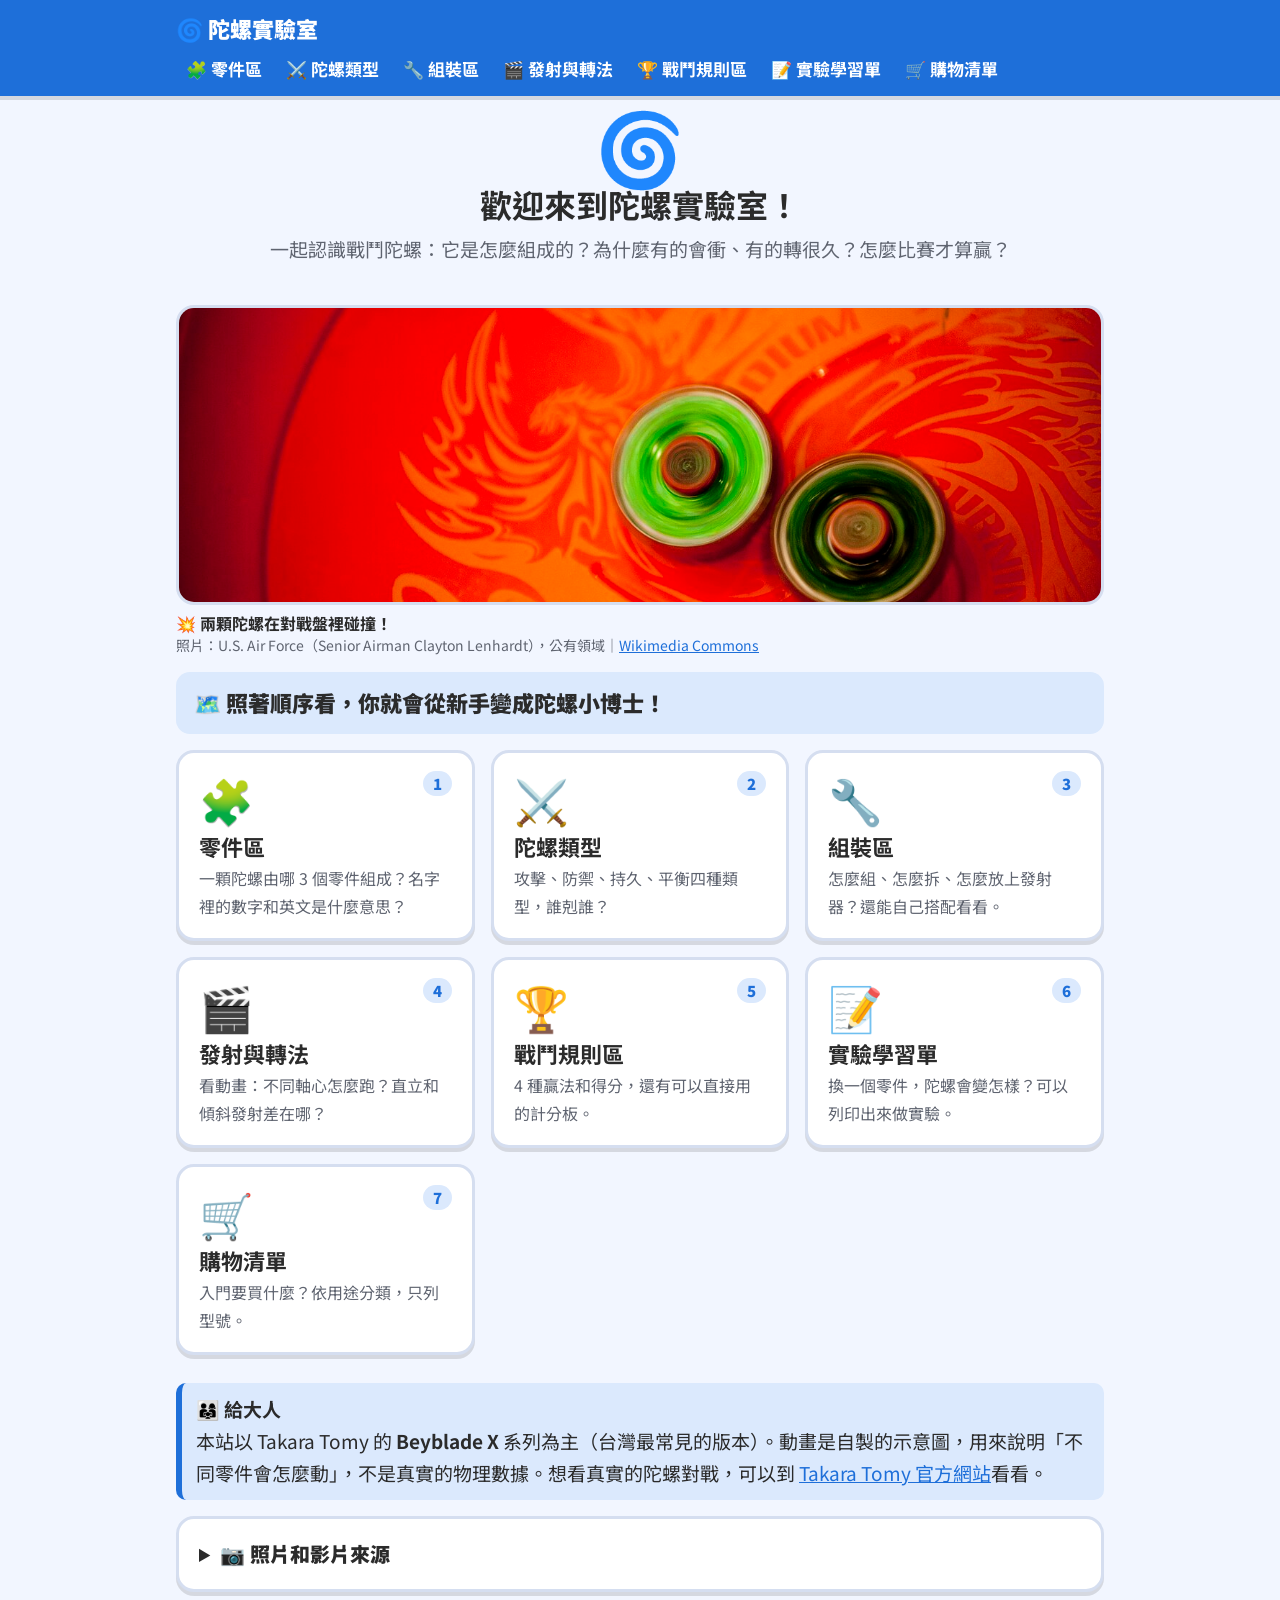
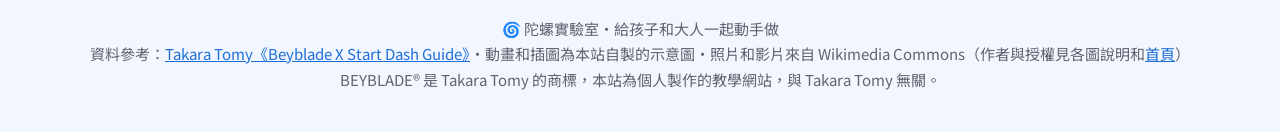
<file: index.html>
<!doctype html>
<html lang="zh-Hant-TW">
<head>
  <meta charset="utf-8">
  <meta name="viewport" content="width=device-width, initial-scale=1">
  <title>陀螺實驗室｜給孩子的戰鬥陀螺入門</title>
  <meta name="description" content="給 6–7 歲孩子和大人一起看的戰鬥陀螺（Beyblade X）入門：零件、類型、組裝、發射轉法動畫、戰鬥規則和實驗學習單">
  <link rel="icon" href="data:image/svg+xml,<svg xmlns='http://www.w3.org/2000/svg' viewBox='0 0 100 100'><text y='.9em' font-size='90'>🌀</text></svg>">
  <link rel="preconnect" href="https://fonts.googleapis.com">
  <link rel="stylesheet" href="https://fonts.googleapis.com/css2?family=Noto+Sans+TC:wght@400;700;900&display=swap">
  <link rel="stylesheet" href="style.css">
</head>
<body data-page="home">
  <header class="top" id="top"></header>
  <main class="wrap">
    <div class="hero">
      <span class="big" aria-hidden="true">🌀</span>
      <h1>歡迎來到陀螺實驗室！</h1>
      <p class="lead">一起認識戰鬥陀螺：它是怎麼組成的？為什麼有的會衝、有的轉很久？怎麼比賽才算贏？</p>
    </div>

    <figure class="photo hero-photo">
      <img src="images/collide.jpg" alt="兩顆陀螺在對戰盤裡高速旋轉、互相碰撞">
      <figcaption><b>💥 兩顆陀螺在對戰盤裡碰撞！</b>照片：U.S. Air Force（Senior Airman Clayton Lenhardt），公有領域｜<a href="https://commons.wikimedia.org/wiki/File:Beyblade_tournament.JPG" target="_blank" rel="noopener">Wikimedia Commons</a></figcaption>
    </figure>

    <p class="question">🗺️ 照著順序看，你就會從新手變成陀螺小博士！</p>

    <div class="grid">
      <a class="card toc-card" href="parts.html"><span class="num">1</span><span class="emoji">🧩</span><b>零件區</b><small>一顆陀螺由哪 3 個零件組成？名字裡的數字和英文是什麼意思？</small></a>
      <a class="card toc-card" href="types.html"><span class="num">2</span><span class="emoji">⚔️</span><b>陀螺類型</b><small>攻擊、防禦、持久、平衡四種類型，誰剋誰？</small></a>
      <a class="card toc-card" href="assemble.html"><span class="num">3</span><span class="emoji">🔧</span><b>組裝區</b><small>怎麼組、怎麼拆、怎麼放上發射器？還能自己搭配看看。</small></a>
      <a class="card toc-card" href="launch.html"><span class="num">4</span><span class="emoji">🎬</span><b>發射與轉法</b><small>看動畫：不同軸心怎麼跑？直立和傾斜發射差在哪？</small></a>
      <a class="card toc-card" href="battle.html"><span class="num">5</span><span class="emoji">🏆</span><b>戰鬥規則區</b><small>4 種贏法和得分，還有可以直接用的計分板。</small></a>
      <a class="card toc-card" href="worksheet.html"><span class="num">6</span><span class="emoji">📝</span><b>實驗學習單</b><small>換一個零件，陀螺會變怎樣？可以列印出來做實驗。</small></a>
      <a class="card toc-card" href="shop.html"><span class="num">7</span><span class="emoji">🛒</span><b>購物清單</b><small>入門要買什麼？依用途分類，只列型號。</small></a>
    </div>

    <div class="note blue" style="margin-top:28px">
      <b>👨‍👩‍👧 給大人</b><br>
      本站以 Takara Tomy 的 <b>Beyblade X</b> 系列為主（台灣最常見的版本）。動畫是自製的示意圖，用來說明「不同零件會怎麼動」，不是真實的物理數據。想看真實的陀螺對戰，可以到
      <a href="https://beyblade.takaratomy.co.jp/beyblade-x/" target="_blank" rel="noopener">Takara Tomy 官方網站</a>看看。
    </div>

    <details class="fold card" style="margin-top:16px">
      <summary>📷 照片和影片來源</summary>
      <p style="margin-top:0;font-size:16px">本站的照片和影片都來自 Wikimedia Commons，使用自由授權，可以依授權條件使用。我們選的照片都以陀螺和對戰盤為主，避免拍到孩子的臉。</p>
      <ul class="credits">
        <li><a href="https://commons.wikimedia.org/wiki/File:Beyblade_tournament.JPG" target="_blank" rel="noopener">Beyblade tournament</a>：U.S. Air Force photo by Senior Airman Clayton Lenhardt，公有領域</li>
        <li><a href="https://commons.wikimedia.org/wiki/File:Beyblade_tournament_August_1_2026_sports_events_04.jpg" target="_blank" rel="noopener">對戰盤和兩顆陀螺</a>、<a href="https://commons.wikimedia.org/wiki/File:Beyblade_tournament_August_1_2026_sports_events_07.jpg" target="_blank" rel="noopener">比賽中的對戰盤和計分牌</a>、<a href="https://commons.wikimedia.org/wiki/File:Beyblade_tournament_August_1_2026_sports.jpg" target="_blank" rel="noopener">紅色軌道的對戰盤</a>、<a href="https://commons.wikimedia.org/wiki/File:Beyblade_tournament_August_1_2026_sports_events_06.jpg" target="_blank" rel="noopener">發射的瞬間</a>：P1898，<a href="https://creativecommons.org/licenses/by/4.0/" target="_blank" rel="noopener">CC BY 4.0</a>（縮小尺寸）</li>
        <li><a href="https://commons.wikimedia.org/wiki/File:Beyblades_in_slow_motion.webm" target="_blank" rel="noopener">Beyblades in slow motion</a>（影片）：GolhaMedia，<a href="https://creativecommons.org/licenses/by-sa/4.0/" target="_blank" rel="noopener">CC BY-SA 4.0</a></li>
      </ul>
    </details>
  </main>
  <footer></footer>
  <script src="site.js"></script>
</body>
</html>
</file>
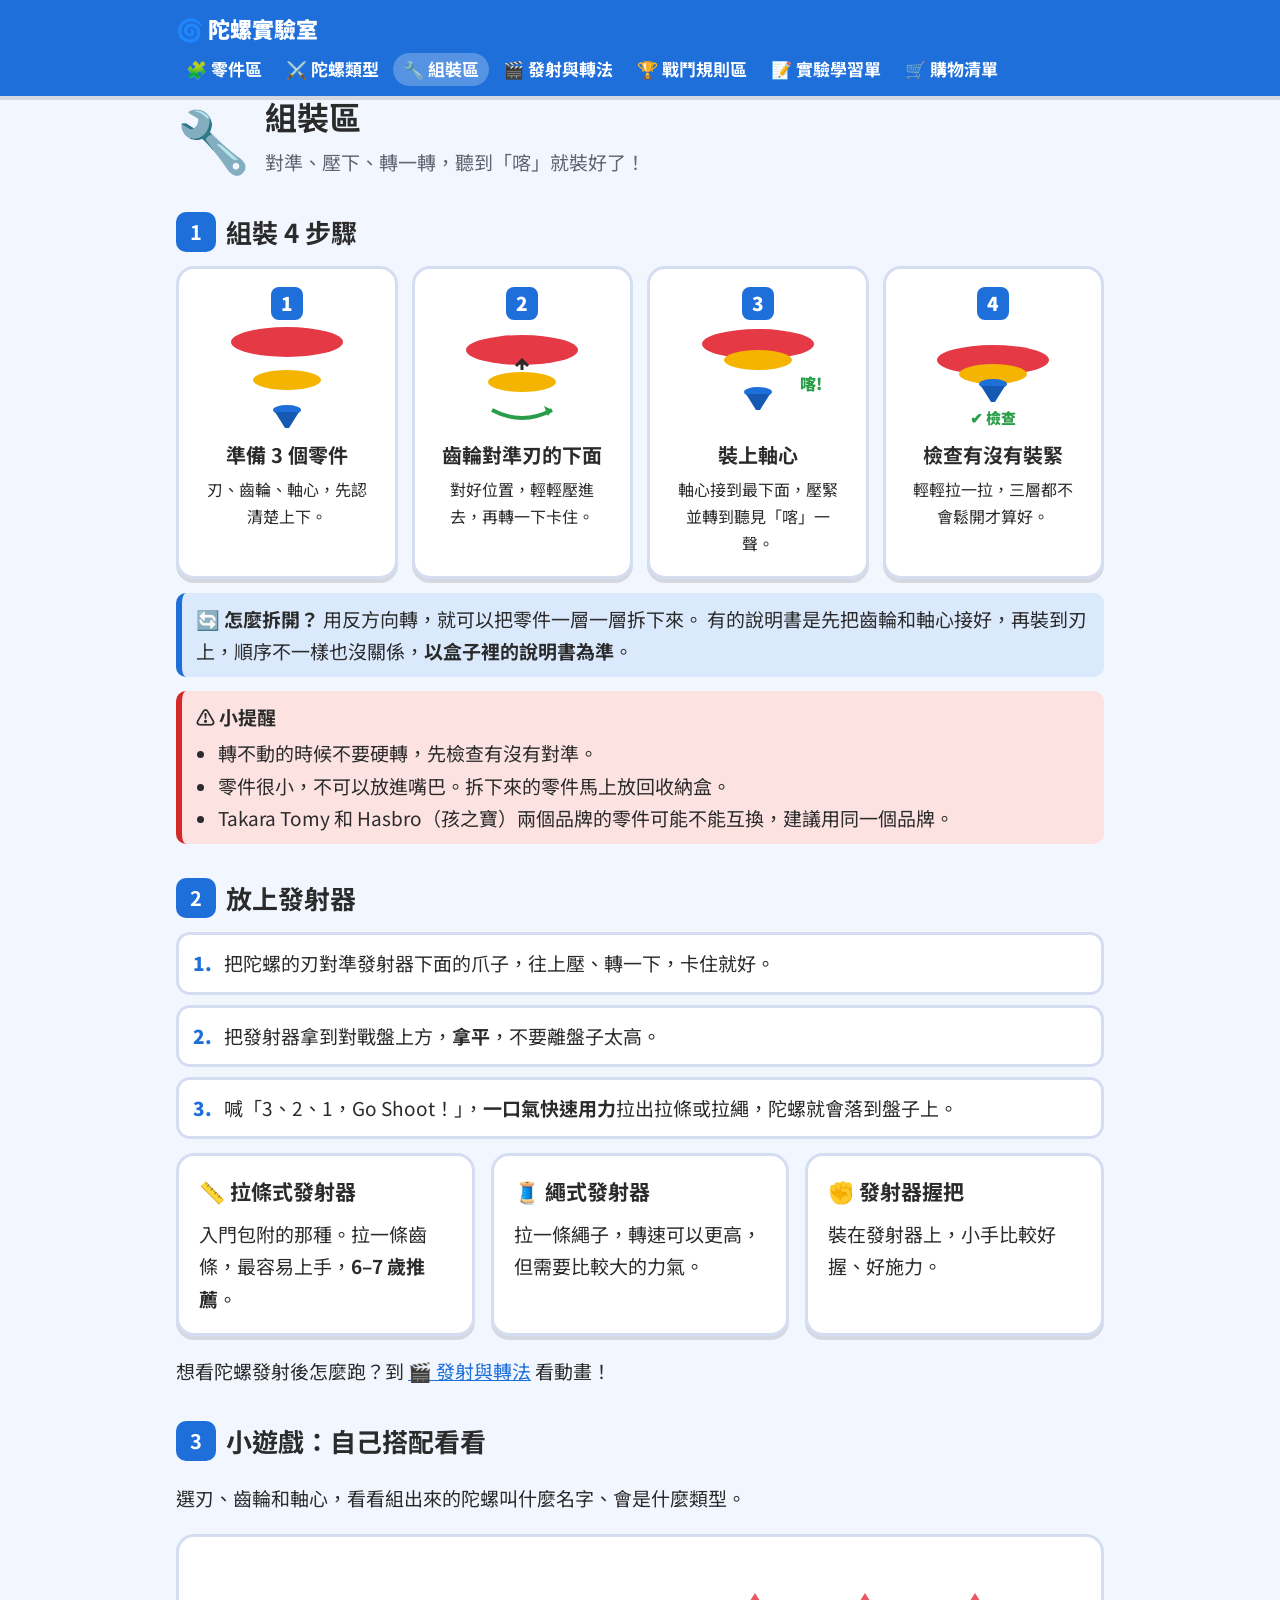
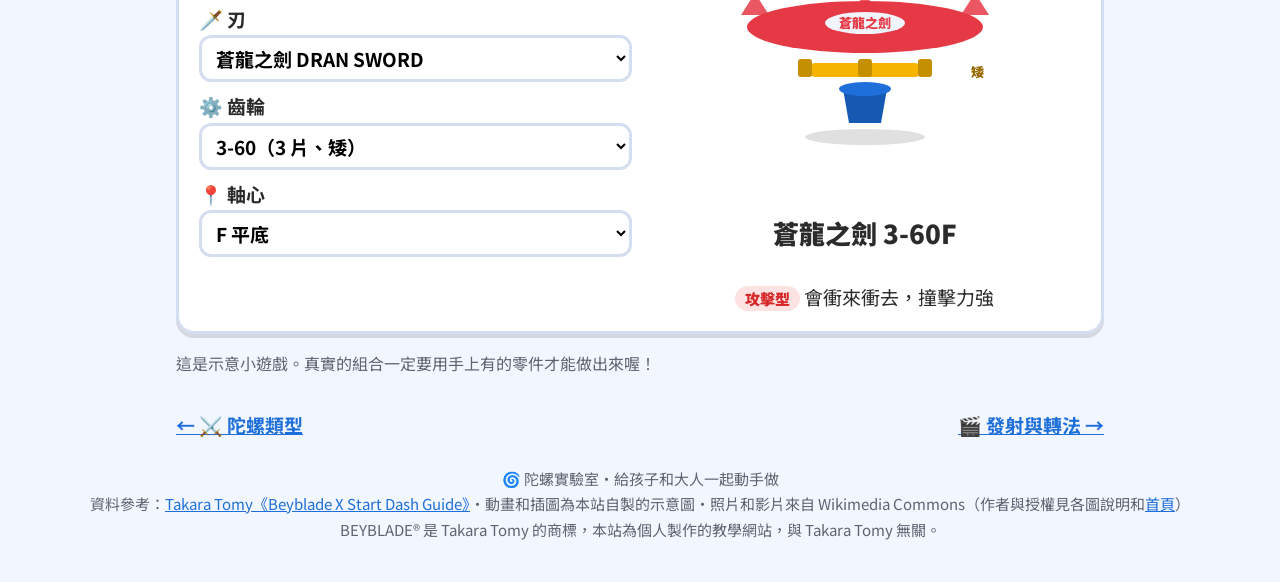
<file: assemble.html>
<!doctype html>
<html lang="zh-Hant-TW">
<head>
  <meta charset="utf-8">
  <meta name="viewport" content="width=device-width, initial-scale=1">
  <title>組裝區｜陀螺實驗室</title>
  <meta name="description" content="戰鬥陀螺怎麼組裝、拆開、放上發射器，還有自己搭配零件的小遊戲">
  <link rel="icon" href="data:image/svg+xml,<svg xmlns='http://www.w3.org/2000/svg' viewBox='0 0 100 100'><text y='.9em' font-size='90'>🌀</text></svg>">
  <link rel="preconnect" href="https://fonts.googleapis.com">
  <link rel="stylesheet" href="https://fonts.googleapis.com/css2?family=Noto+Sans+TC:wght@400;700;900&display=swap">
  <link rel="stylesheet" href="style.css">
  <style>
    .how { display: grid; gap: 14px; grid-template-columns: repeat(auto-fit, minmax(200px, 1fr)); }
    .how .card { text-align: center; }
    .how svg { width: 140px; height: 110px; }
    .how b { display: block; font-size: 20px; }
    .how p { margin: 4px 0 0; font-size: 16px; }
    .how .n { display: inline-block; background: var(--blue); color: #fff; border-radius: 8px; padding: 0 10px; font-weight: 900; }
    #build-svg { width: 100%; max-width: 260px; display: block; margin: 0 auto; }
  </style>
</head>
<body data-page="assemble">
  <header class="top" id="top"></header>
  <main class="wrap">
    <div class="lesson-top">
      <span class="emoji">🔧</span>
      <div>
        <h1>組裝區</h1>
        <p class="lead" style="margin:0">對準、壓下、轉一轉，聽到「喀」就裝好了！</p>
      </div>
    </div>

    <div class="section">
      <h2><span class="n">1</span>組裝 4 步驟</h2>
      <div class="how">
        <div class="card">
          <span class="n">1</span>
          <svg viewBox="0 0 140 110" aria-hidden="true">
            <ellipse cx="70" cy="22" rx="56" ry="15" fill="#e63946"/>
            <ellipse cx="70" cy="60" rx="34" ry="10" fill="#f4b400"/>
            <ellipse cx="70" cy="90" rx="14" ry="5" fill="#1e6fd9"/><path d="M58 92 L82 92 L72 108 L68 108 Z" fill="#1559b3"/>
          </svg>
          <b>準備 3 個零件</b>
          <p>刃、齒輪、軸心，先認清楚上下。</p>
        </div>
        <div class="card">
          <span class="n">2</span>
          <svg viewBox="0 0 140 110" aria-hidden="true">
            <ellipse cx="70" cy="30" rx="56" ry="15" fill="#e63946"/>
            <ellipse cx="70" cy="62" rx="34" ry="10" fill="#f4b400"/>
            <path d="M70 50 L70 40 M64 46 L70 40 L76 46" stroke="#2b2b2b" stroke-width="3" fill="none"/>
            <path d="M40 90 Q70 106 100 90" stroke="#2a9d48" stroke-width="4" fill="none"/>
            <path d="M100 90 L92 86 L96 96 Z" fill="#2a9d48"/>
          </svg>
          <b>齒輪對準刃的下面</b>
          <p>對好位置，輕輕壓進去，再轉一下卡住。</p>
        </div>
        <div class="card">
          <span class="n">3</span>
          <svg viewBox="0 0 140 110" aria-hidden="true">
            <ellipse cx="70" cy="24" rx="56" ry="15" fill="#e63946"/>
            <ellipse cx="70" cy="40" rx="34" ry="10" fill="#f4b400"/>
            <ellipse cx="70" cy="72" rx="14" ry="5" fill="#1e6fd9"/><path d="M58 74 L82 74 L72 90 L68 90 Z" fill="#1559b3"/>
            <text x="112" y="70" font-size="16" font-weight="900" fill="#2a9d48" font-family="Noto Sans TC, sans-serif">喀!</text>
          </svg>
          <b>裝上軸心</b>
          <p>軸心接到最下面，壓緊並轉到聽見「喀」一聲。</p>
        </div>
        <div class="card">
          <span class="n">4</span>
          <svg viewBox="0 0 140 110" aria-hidden="true">
            <ellipse cx="70" cy="40" rx="56" ry="15" fill="#e63946"/>
            <ellipse cx="70" cy="54" rx="34" ry="10" fill="#f4b400"/>
            <ellipse cx="70" cy="64" rx="14" ry="5" fill="#1e6fd9"/><path d="M58 66 L82 66 L72 82 L68 82 Z" fill="#1559b3"/>
            <text x="70" y="104" font-size="15" font-weight="900" text-anchor="middle" fill="#2a9d48" font-family="Noto Sans TC, sans-serif">✔ 檢查</text>
          </svg>
          <b>檢查有沒有裝緊</b>
          <p>輕輕拉一拉，三層都不會鬆開才算好。</p>
        </div>
      </div>
      <div class="note blue">
        <b>🔄 怎麼拆開？</b> 用反方向轉，就可以把零件一層一層拆下來。
        有的說明書是先把齒輪和軸心接好，再裝到刃上，順序不一樣也沒關係，<b>以盒子裡的說明書為準</b>。
      </div>
      <div class="note red">
        <b>⚠️ 小提醒</b>
        <ul>
          <li>轉不動的時候不要硬轉，先檢查有沒有對準。</li>
          <li>零件很小，不可以放進嘴巴。拆下來的零件馬上放回收納盒。</li>
          <li>Takara Tomy 和 Hasbro（孩之寶）兩個品牌的零件可能不能互換，建議用同一個品牌。</li>
        </ul>
      </div>
    </div>

    <div class="section">
      <h2><span class="n">2</span>放上發射器</h2>
      <ol class="steps">
        <li><div class="step"><span class="num">1.</span><span>把陀螺的刃對準發射器下面的爪子，往上壓、轉一下，卡住就好。</span></div></li>
        <li><div class="step"><span class="num">2.</span><span>把發射器拿到對戰盤上方，<b>拿平</b>，不要離盤子太高。</span></div></li>
        <li><div class="step"><span class="num">3.</span><span>喊「3、2、1，Go Shoot！」，<b>一口氣快速用力</b>拉出拉條或拉繩，陀螺就會落到盤子上。</span></div></li>
      </ol>
      <div class="grid" style="margin-top:14px">
        <div class="card"><h3>📏 拉條式發射器</h3><p style="margin:0">入門包附的那種。拉一條齒條，最容易上手，<b>6–7 歲推薦</b>。</p></div>
        <div class="card"><h3>🧵 繩式發射器</h3><p style="margin:0">拉一條繩子，轉速可以更高，但需要比較大的力氣。</p></div>
        <div class="card"><h3>✊ 發射器握把</h3><p style="margin:0">裝在發射器上，小手比較好握、好施力。</p></div>
      </div>
      <p>想看陀螺發射後怎麼跑？到 <a href="launch.html">🎬 發射與轉法</a> 看動畫！</p>
    </div>

    <div class="section">
      <h2><span class="n">3</span>小遊戲：自己搭配看看</h2>
      <p>選刃、齒輪和軸心，看看組出來的陀螺叫什麼名字、會是什麼類型。</p>
      <div class="card builder">
        <div>
          <label>🗡️ 刃
            <select id="pick-blade">
              <option value="蒼龍之劍|#e63946|3">蒼龍之劍 DRAN SWORD</option>
              <option value="地獄鐮刀|#f4b400|4">地獄鐮刀 HELLS SCYTHE</option>
              <option value="巫師之箭|#8f5be8|2">巫師之箭 WIZARD ARROW</option>
              <option value="騎士之盾|#2a9d48|6">騎士之盾 KNIGHT SHIELD</option>
            </select>
          </label>
          <label>⚙️ 齒輪
            <select id="pick-ratchet">
              <option value="3-60">3-60（3 片、矮）</option>
              <option value="4-60">4-60（4 片、矮）</option>
              <option value="3-80">3-80（3 片、高）</option>
              <option value="4-80">4-80（4 片、高）</option>
            </select>
          </label>
          <label>📍 軸心
            <select id="pick-bit">
              <option value="F">F 平底</option>
              <option value="T">T 錐形</option>
              <option value="B">B 球形</option>
              <option value="N">N 針狀</option>
            </select>
          </label>
        </div>
        <div>
          <svg id="build-svg" viewBox="0 0 260 230" role="img" aria-label="組好的陀螺側面示意圖"></svg>
          <p class="build-name" id="build-name"></p>
          <p style="text-align:center;margin:0" id="build-type"></p>
        </div>
      </div>
      <p style="font-size:16px;color:var(--muted)">這是示意小遊戲。真實的組合一定要用手上有的零件才能做出來喔！</p>
    </div>

    <nav class="pager" id="pager"></nav>
  </main>
  <footer></footer>
  <script src="site.js"></script>
  <script>
    (function () {
      const TYPES = {
        F: ["攻擊型", "t-attack", "會衝來衝去，撞擊力強"],
        T: ["平衡型", "t-balance", "先攻後守，什麼對手都能打"],
        B: ["持久型", "t-stamina", "在中間慢慢繞，轉很久"],
        N: ["防禦型", "t-defense", "站在中間，不容易被撞走"],
      };
      const blade = document.getElementById("pick-blade");
      const ratchet = document.getElementById("pick-ratchet");
      const bit = document.getElementById("pick-bit");
      const svg = document.getElementById("build-svg");

      function draw() {
        const [bName, bColor, lobes] = blade.value.split("|");
        const r = ratchet.value;
        const high = r.endsWith("80");
        const prongs = Number(r[0]);
        const k = bit.value;
        const lift = high ? 22 : 0;
        const by = 60;
        const ry = 120 - (high ? 0 : 12) + 0;
        const bitTop = ry + 26 + lift / 2;
        let bitShape = "";
        if (k === "F") bitShape = `<path d="M108 ${bitTop} L152 ${bitTop} L146 ${bitTop + 34} L114 ${bitTop + 34} Z" fill="#1559b3"/>`;
        if (k === "T") bitShape = `<path d="M106 ${bitTop} L154 ${bitTop} L136 ${bitTop + 36} L124 ${bitTop + 36} Z" fill="#1559b3"/>`;
        if (k === "B") bitShape = `<path d="M108 ${bitTop} L152 ${bitTop} L152 ${bitTop + 16} A22 22 0 0 1 108 ${bitTop + 16} Z" fill="#1559b3"/>`;
        if (k === "N") bitShape = `<path d="M106 ${bitTop} L154 ${bitTop} L131 ${bitTop + 42} L129 ${bitTop + 42} Z" fill="#1559b3"/>`;
        let spikes = "";
        for (let i = 0; i < Number(lobes); i++) {
          const x = 20 + (220 / Math.max(1, Number(lobes) - 1)) * i;
          spikes += `<path d="M${x - 14} ${by} L${x} ${by - 22} L${x + 14} ${by} Z" fill="${bColor}" opacity="0.85"/>`;
        }
        let teeth = "";
        for (let i = 0; i < prongs; i++) {
          const x = 70 + (120 / Math.max(1, prongs - 1)) * i;
          teeth += `<rect x="${x - 7}" y="${ry - 4}" width="14" height="${18 + lift}" rx="3" fill="#c48f00"/>`;
        }
        svg.innerHTML = `
          <ellipse cx="130" cy="${bitTop + 48}" rx="60" ry="8" fill="rgba(0,0,0,.12)"/>
          ${bitShape}
          <ellipse cx="130" cy="${bitTop}" rx="26" ry="7" fill="#1e6fd9"/>
          <rect x="74" y="${ry}" width="112" height="${14 + lift}" rx="6" fill="#f4b400"/>
          ${teeth}
          ${spikes}
          <ellipse cx="130" cy="${by + 12}" rx="118" ry="26" fill="${bColor}"/>
          <ellipse cx="130" cy="${by + 8}" rx="40" ry="11" fill="#f1f4fa"/>
          <text x="130" y="${by + 13}" text-anchor="middle" font-size="13" font-weight="900" fill="${bColor}" font-family="Noto Sans TC, sans-serif">${bName}</text>
          <text x="236" y="${ry + 14}" font-size="13" font-weight="900" fill="#9a6b00" font-family="Noto Sans TC, sans-serif">${high ? "高" : "矮"}</text>`;
        const t = TYPES[k];
        document.getElementById("build-name").textContent = `${bName} ${r}${k}`;
        document.getElementById("build-type").innerHTML = `<span class="tag ${t[1]}">${t[0]}</span> ${t[2]}`;
      }
      [blade, ratchet, bit].forEach((s) => s.addEventListener("change", draw));
      draw();
    })();
  </script>
</body>
</html>
</file>
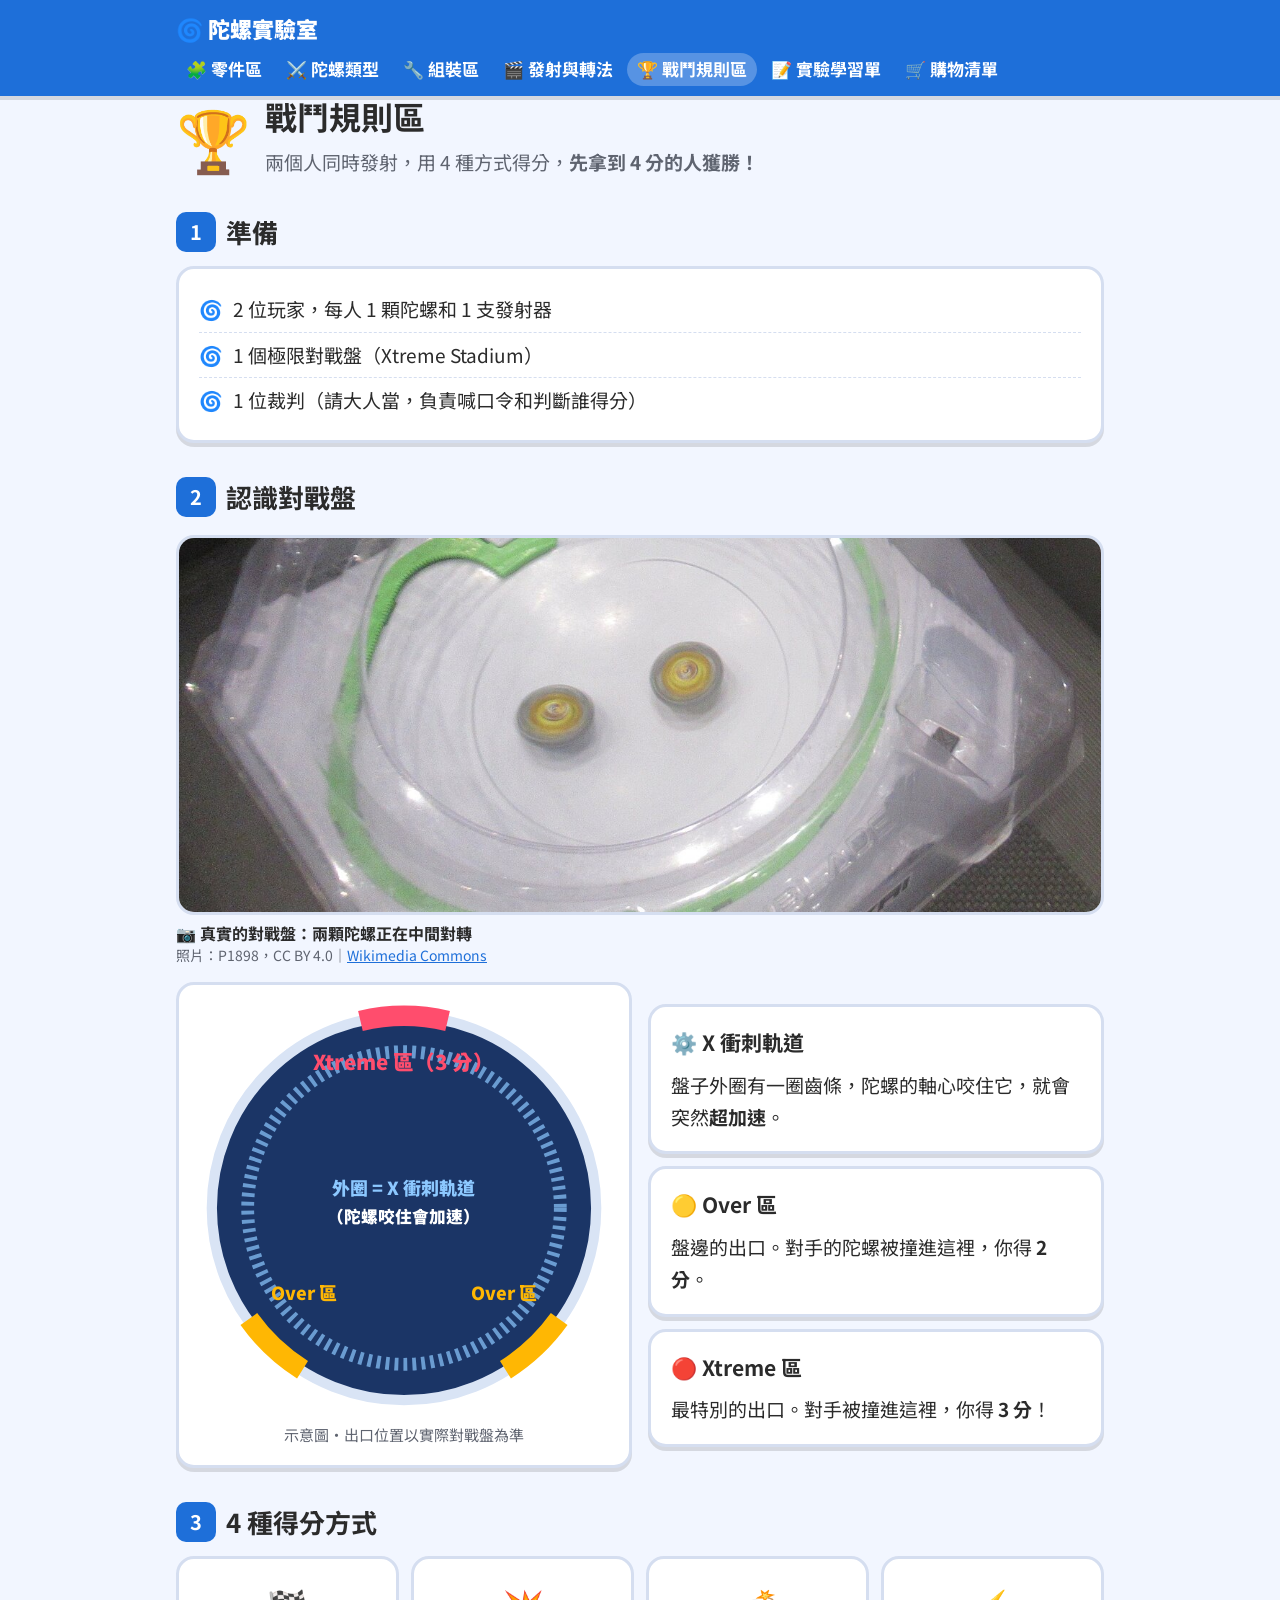
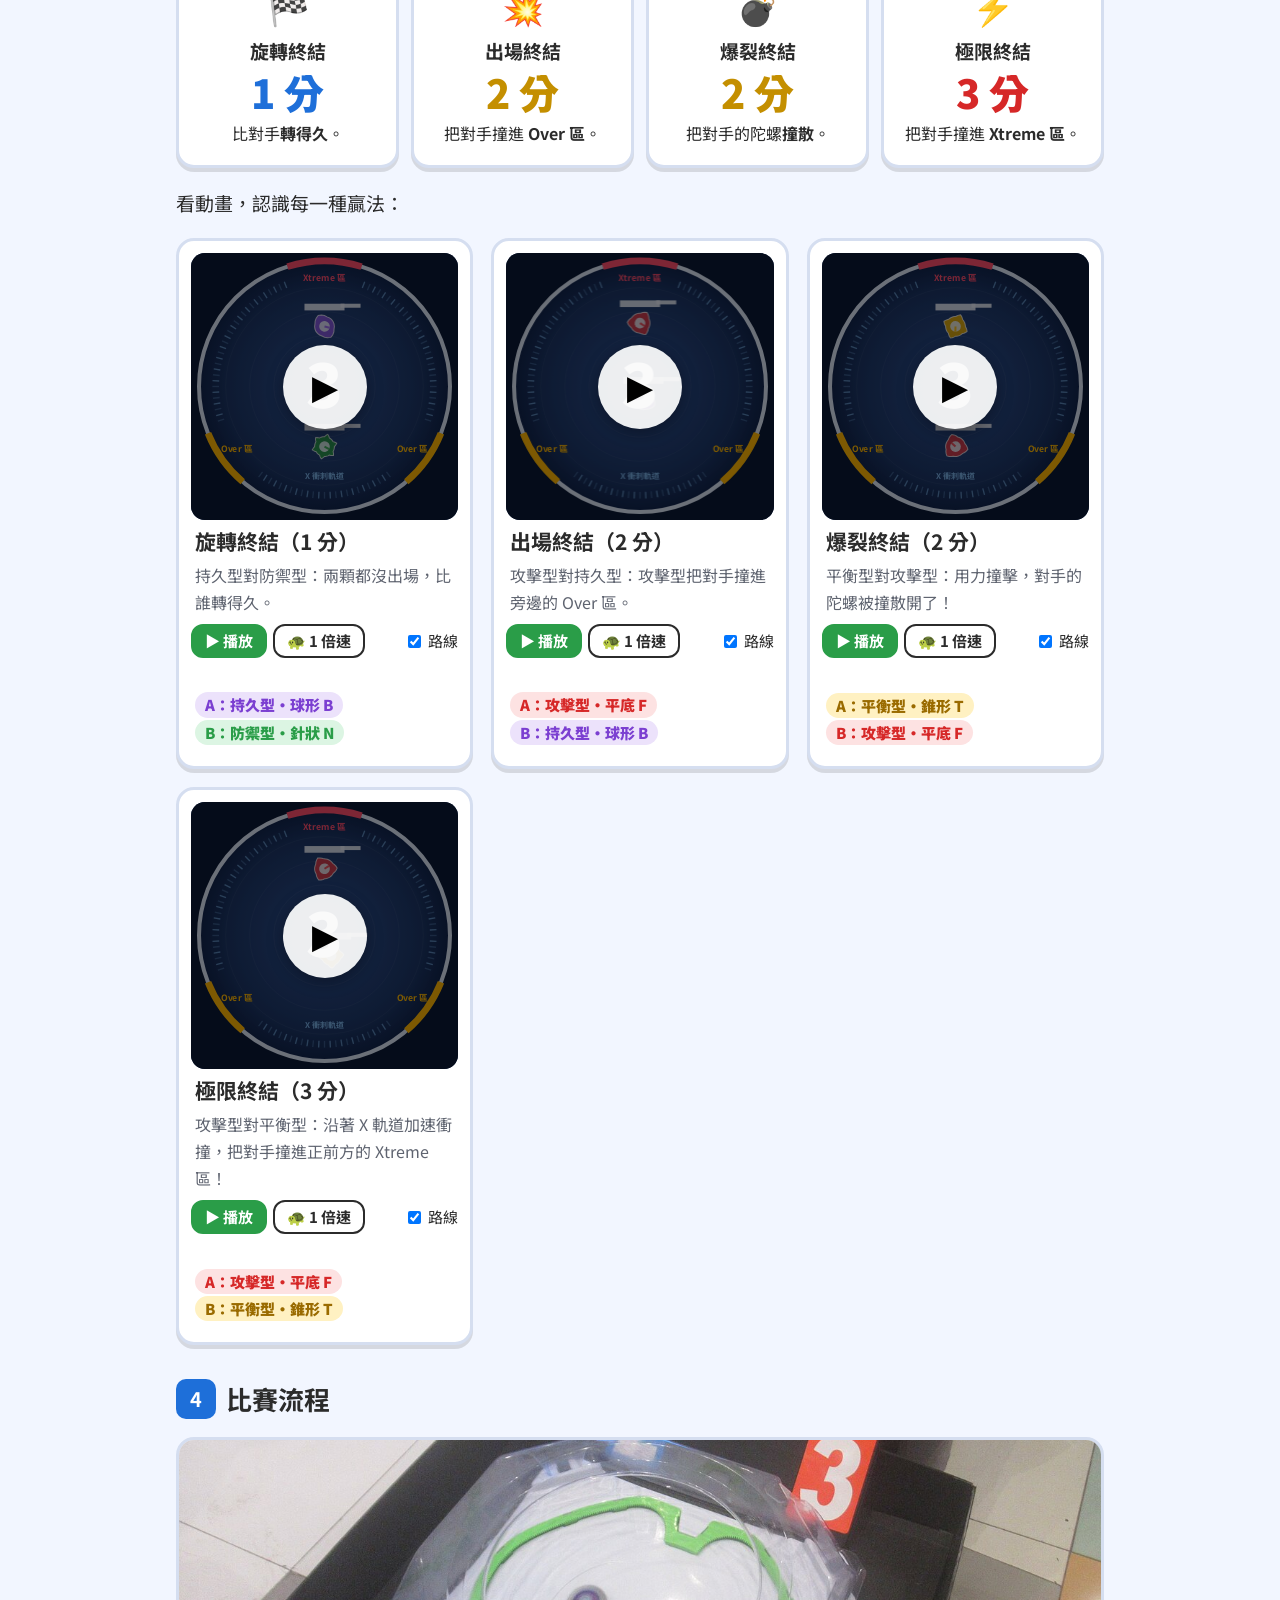
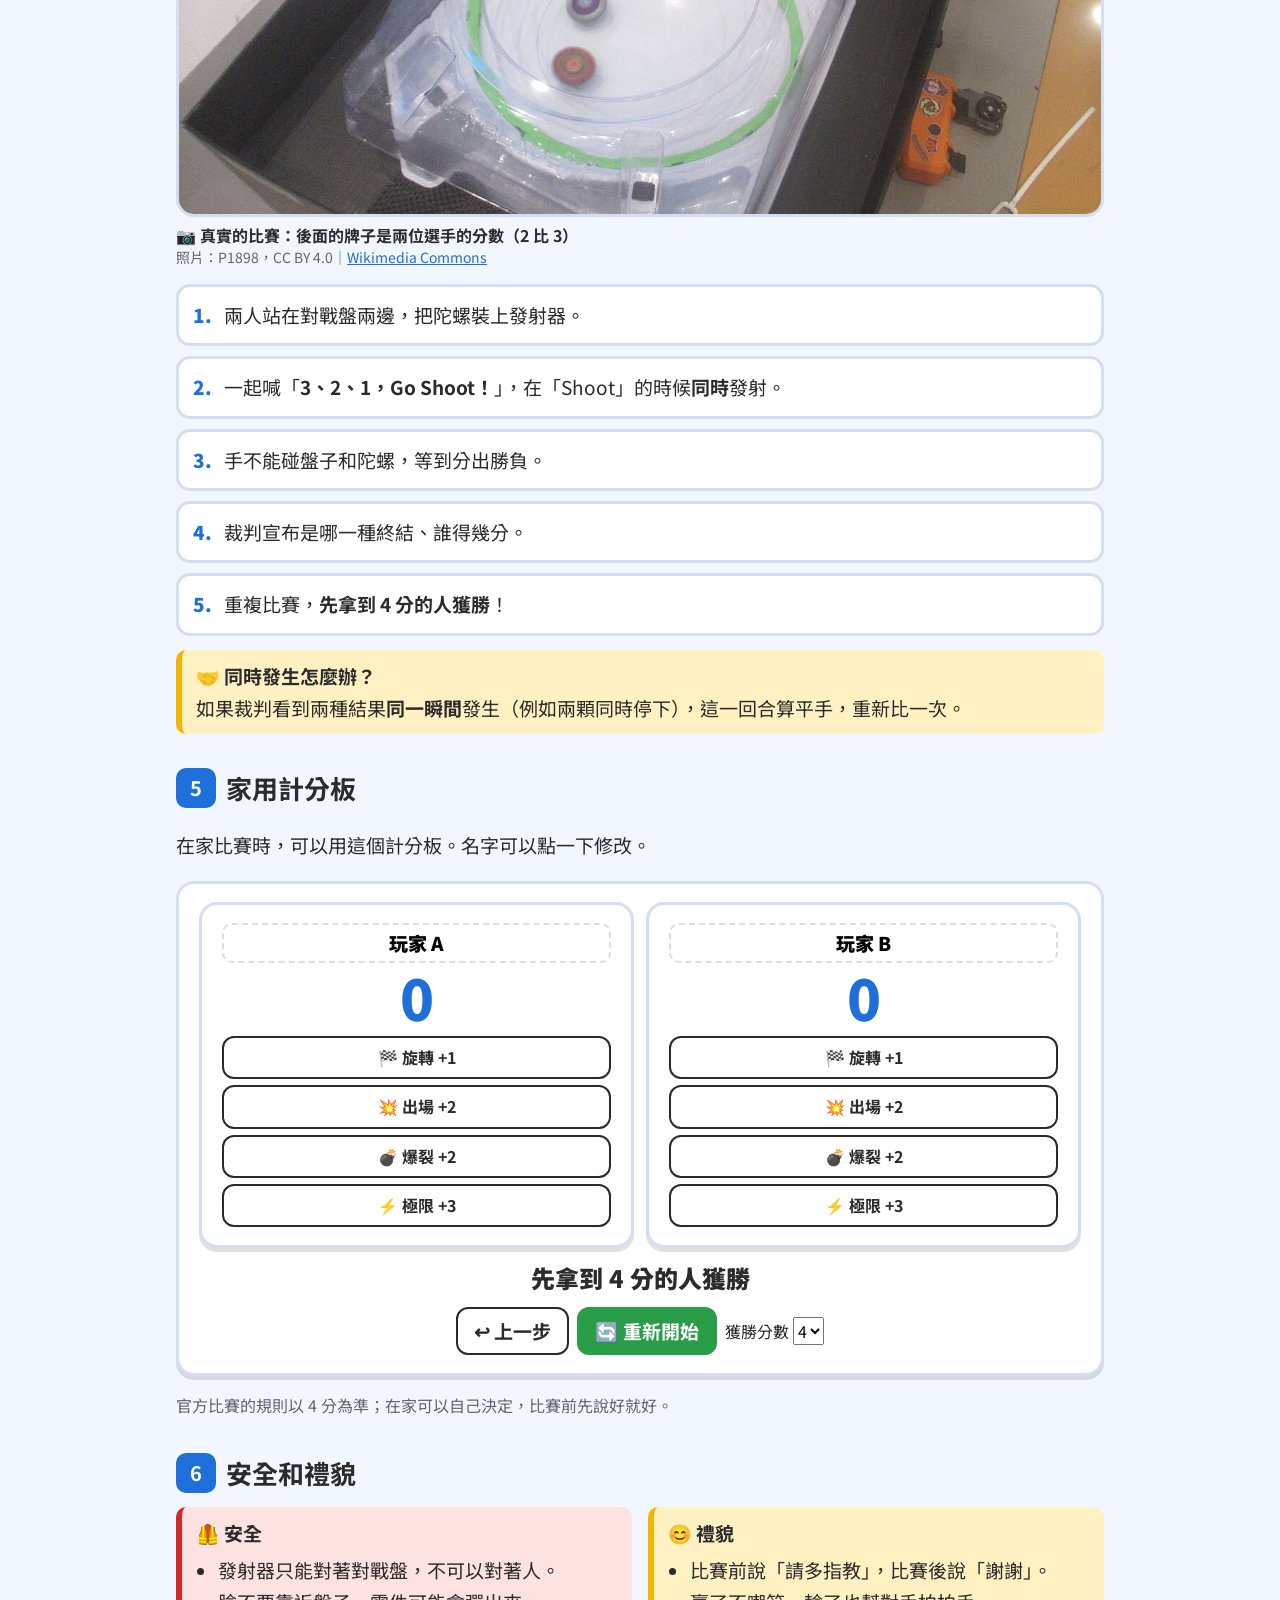
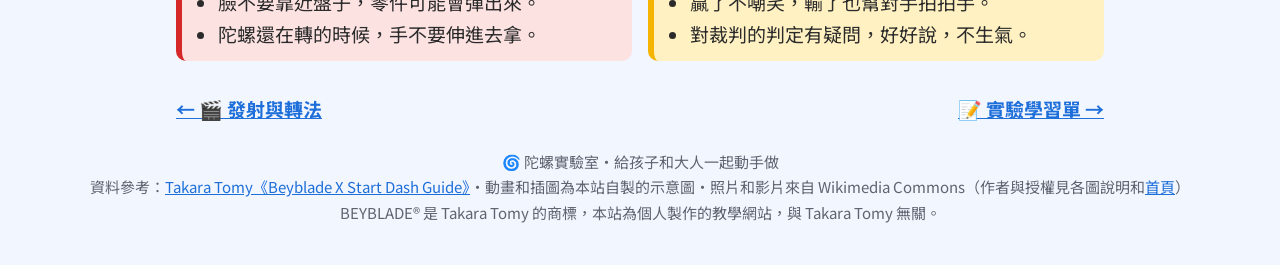
<file: battle.html>
<!doctype html>
<html lang="zh-Hant-TW">
<head>
  <meta charset="utf-8">
  <meta name="viewport" content="width=device-width, initial-scale=1">
  <title>戰鬥規則區｜陀螺實驗室</title>
  <meta name="description" content="Beyblade X 的比賽規則：4 種終結方式和得分、先拿 4 分獲勝，還有動畫示範和家用計分板">
  <link rel="icon" href="data:image/svg+xml,<svg xmlns='http://www.w3.org/2000/svg' viewBox='0 0 100 100'><text y='.9em' font-size='90'>🌀</text></svg>">
  <link rel="preconnect" href="https://fonts.googleapis.com">
  <link rel="stylesheet" href="https://fonts.googleapis.com/css2?family=Noto+Sans+TC:wght@400;700;900&display=swap">
  <link rel="stylesheet" href="style.css">
  <style>
    .finish-grid { display: grid; gap: 12px; grid-template-columns: repeat(auto-fit, minmax(200px, 1fr)); }
    .finish { text-align: center; }
    .finish .pt { font-size: 40px; font-weight: 900; line-height: 1.2; }
    .finish .emoji { font-size: 34px; display: block; }
    .finish p { margin: 4px 0 0; font-size: 16px; }
  </style>
</head>
<body data-page="battle">
  <header class="top" id="top"></header>
  <main class="wrap">
    <div class="lesson-top">
      <span class="emoji">🏆</span>
      <div>
        <h1>戰鬥規則區</h1>
        <p class="lead" style="margin:0">兩個人同時發射，用 4 種方式得分，<b>先拿到 4 分的人獲勝！</b></p>
      </div>
    </div>

    <div class="section">
      <h2><span class="n">1</span>準備</h2>
      <div class="card">
        <ul class="materials">
          <li>2 位玩家，每人 1 顆陀螺和 1 支發射器</li>
          <li>1 個極限對戰盤（Xtreme Stadium）</li>
          <li>1 位裁判（請大人當，負責喊口令和判斷誰得分）</li>
        </ul>
      </div>
    </div>

    <div class="section">
      <h2><span class="n">2</span>認識對戰盤</h2>
      <figure class="photo">
        <img src="images/stadium-two.jpg" alt="透明的對戰盤裡有兩顆陀螺在轉，外圈有一圈綠色的軌道" loading="lazy">
        <figcaption><b>📷 真實的對戰盤：兩顆陀螺正在中間對轉</b>照片：P1898，CC BY 4.0｜<a href="https://commons.wikimedia.org/wiki/File:Beyblade_tournament_August_1_2026_sports_events_04.jpg" target="_blank" rel="noopener">Wikimedia Commons</a></figcaption>
      </figure>
      <div class="grid two" style="align-items:center">
        <div class="card" style="text-align:center">
          <svg viewBox="0 0 320 320" role="img" aria-label="對戰盤俯視示意圖：外圈是 X 衝刺軌道，上方是 Xtreme 區，左右下方是兩個 Over 區">
            <circle cx="160" cy="160" r="150" fill="#1b3566"/>
            <circle cx="160" cy="160" r="122" fill="none" stroke="#8cc8ff" stroke-width="10" stroke-dasharray="3 4" opacity=".7"/>
            <circle cx="160" cy="160" r="150" fill="none" stroke="#d9e4f5" stroke-width="8"/>
            <path d="M126 14 A150 150 0 0 1 194 14" stroke="#ff4d6d" stroke-width="16" fill="none"/>
            <path d="M28 229 A150 150 0 0 0 64 274" stroke="#ffb703" stroke-width="16" fill="none" transform="rotate(-8 160 160)"/>
            <path d="M256 274 A150 150 0 0 0 292 229" stroke="#ffb703" stroke-width="16" fill="none" transform="rotate(8 160 160)"/>
            <g font-family="Noto Sans TC, sans-serif" font-weight="900" text-anchor="middle">
              <text x="160" y="52" fill="#ff4d6d" font-size="16">Xtreme 區（3 分）</text>
              <text x="82" y="232" fill="#ffb703" font-size="14">Over 區</text>
              <text x="238" y="232" fill="#ffb703" font-size="14">Over 區</text>
              <text x="160" y="150" fill="#8cc8ff" font-size="14">外圈 = X 衝刺軌道</text>
              <text x="160" y="172" fill="#ffffff" font-size="13">（陀螺咬住會加速）</text>
            </g>
          </svg>
          <p style="margin:0;font-size:15px;color:var(--muted)">示意圖・出口位置以實際對戰盤為準</p>
        </div>
        <div>
          <div class="card" style="margin-bottom:12px"><h3>⚙️ X 衝刺軌道</h3><p style="margin:0">盤子外圈有一圈齒條，陀螺的軸心咬住它，就會突然<b>超加速</b>。</p></div>
          <div class="card" style="margin-bottom:12px"><h3>🟡 Over 區</h3><p style="margin:0">盤邊的出口。對手的陀螺被撞進這裡，你得 <b>2 分</b>。</p></div>
          <div class="card"><h3>🔴 Xtreme 區</h3><p style="margin:0">最特別的出口。對手被撞進這裡，你得 <b>3 分</b>！</p></div>
        </div>
      </div>
    </div>

    <div class="section">
      <h2><span class="n">3</span>4 種得分方式</h2>
      <div class="finish-grid">
        <div class="card finish"><span class="emoji">🏁</span><b>旋轉終結</b><div class="pt" style="color:var(--blue)">1 分</div><p>比對手<b>轉得久</b>。</p></div>
        <div class="card finish"><span class="emoji">💥</span><b>出場終結</b><div class="pt" style="color:#c48f00">2 分</div><p>把對手撞進 <b>Over 區</b>。</p></div>
        <div class="card finish"><span class="emoji">💣</span><b>爆裂終結</b><div class="pt" style="color:#c48f00">2 分</div><p>把對手的陀螺<b>撞散</b>。</p></div>
        <div class="card finish"><span class="emoji">⚡</span><b>極限終結</b><div class="pt" style="color:var(--red)">3 分</div><p>把對手撞進 <b>Xtreme 區</b>。</p></div>
      </div>
      <p>看動畫，認識每一種贏法：</p>
      <div class="videos">
        <div class="card video" data-demo="spinFinish"></div>
        <div class="card video" data-demo="overFinish"></div>
        <div class="card video" data-demo="burstFinish"></div>
        <div class="card video" data-demo="xtremeFinish"></div>
      </div>
    </div>

    <div class="section">
      <h2><span class="n">4</span>比賽流程</h2>
      <figure class="photo">
        <img src="images/stadium-score.jpg" alt="比賽中的對戰盤，後面放著寫著 2 和 3 的計分牌" loading="lazy">
        <figcaption><b>📷 真實的比賽：後面的牌子是兩位選手的分數（2 比 3）</b>照片：P1898，CC BY 4.0｜<a href="https://commons.wikimedia.org/wiki/File:Beyblade_tournament_August_1_2026_sports_events_07.jpg" target="_blank" rel="noopener">Wikimedia Commons</a></figcaption>
      </figure>
      <ol class="steps">
        <li><div class="step"><span class="num">1.</span><span>兩人站在對戰盤兩邊，把陀螺裝上發射器。</span></div></li>
        <li><div class="step"><span class="num">2.</span><span>一起喊「<b>3、2、1，Go Shoot！</b>」，在「Shoot」的時候<b>同時</b>發射。</span></div></li>
        <li><div class="step"><span class="num">3.</span><span>手不能碰盤子和陀螺，等到分出勝負。</span></div></li>
        <li><div class="step"><span class="num">4.</span><span>裁判宣布是哪一種終結、誰得幾分。</span></div></li>
        <li><div class="step"><span class="num">5.</span><span>重複比賽，<b>先拿到 4 分的人獲勝</b>！</span></div></li>
      </ol>
      <div class="note">
        <b>🤝 同時發生怎麼辦？</b><br>
        如果裁判看到兩種結果<b>同一瞬間</b>發生（例如兩顆同時停下），這一回合算平手，重新比一次。
      </div>
    </div>

    <div class="section">
      <h2><span class="n">5</span>家用計分板</h2>
      <p>在家比賽時，可以用這個計分板。名字可以點一下修改。</p>
      <div class="card">
        <div class="score">
          <div class="card player" id="p0">
            <input value="玩家 A" aria-label="玩家 A 名字">
            <div class="pts">0</div>
            <button class="btn" data-add="1" type="button">🏁 旋轉 +1</button>
            <button class="btn" data-add="2" type="button">💥 出場 +2</button>
            <button class="btn" data-add="2" type="button">💣 爆裂 +2</button>
            <button class="btn" data-add="3" type="button">⚡ 極限 +3</button>
          </div>
          <div class="card player" id="p1">
            <input value="玩家 B" aria-label="玩家 B 名字">
            <div class="pts">0</div>
            <button class="btn" data-add="1" type="button">🏁 旋轉 +1</button>
            <button class="btn" data-add="2" type="button">💥 出場 +2</button>
            <button class="btn" data-add="2" type="button">💣 爆裂 +2</button>
            <button class="btn" data-add="3" type="button">⚡ 極限 +3</button>
          </div>
        </div>
        <p class="winner" id="winner"></p>
        <div class="btn-row" style="justify-content:center;margin-top:8px">
          <button class="btn" id="undo" type="button">↩ 上一步</button>
          <button class="btn primary" id="reset" type="button">🔄 重新開始</button>
          <label style="font-size:16px">獲勝分數
            <select id="target" style="font:inherit;font-size:16px">
              <option>3</option><option selected>4</option><option>5</option><option>7</option>
            </select>
          </label>
        </div>
      </div>
      <p style="font-size:16px;color:var(--muted)">官方比賽的規則以 4 分為準；在家可以自己決定，比賽前先說好就好。</p>
    </div>

    <div class="section">
      <h2><span class="n">6</span>安全和禮貌</h2>
      <div class="grid">
        <div class="note red" style="margin:0">
          <b>🦺 安全</b>
          <ul>
            <li>發射器只能對著對戰盤，不可以對著人。</li>
            <li>臉不要靠近盤子，零件可能會彈出來。</li>
            <li>陀螺還在轉的時候，手不要伸進去拿。</li>
          </ul>
        </div>
        <div class="note" style="margin:0">
          <b>😊 禮貌</b>
          <ul>
            <li>比賽前說「請多指教」，比賽後說「謝謝」。</li>
            <li>贏了不嘲笑，輸了也幫對手拍拍手。</li>
            <li>對裁判的判定有疑問，好好說，不生氣。</li>
          </ul>
        </div>
      </div>
    </div>

    <nav class="pager" id="pager"></nav>
  </main>
  <footer></footer>
  <script src="site.js"></script>
  <script src="demo.js"></script>
  <script>
    (function () {
      const pts = [0, 0];
      const history = [];
      const target = document.getElementById("target");
      const players = [document.getElementById("p0"), document.getElementById("p1")];

      function render() {
        const goal = Number(target.value);
        const won = pts.findIndex((p) => p >= goal);
        players.forEach((el, i) => {
          el.querySelector(".pts").textContent = pts[i];
          el.classList.toggle("win", won === i);
          el.querySelectorAll("[data-add]").forEach((b) => (b.disabled = won >= 0));
        });
        document.getElementById("winner").textContent =
          won >= 0 ? `🎉 ${players[won].querySelector("input").value} 獲勝！` : `先拿到 ${goal} 分的人獲勝`;
      }

      players.forEach((el, i) => {
        el.querySelectorAll("[data-add]").forEach((b) => {
          b.onclick = () => {
            const n = Number(b.dataset.add);
            pts[i] += n;
            history.push([i, n]);
            render();
          };
        });
        el.querySelector("input").oninput = render;
      });
      document.getElementById("undo").onclick = () => {
        const h = history.pop();
        if (h) pts[h[0]] -= h[1];
        render();
      };
      document.getElementById("reset").onclick = () => {
        pts[0] = pts[1] = 0;
        history.length = 0;
        render();
      };
      target.onchange = render;
      render();
    })();
  </script>
</body>
</html>
</file>
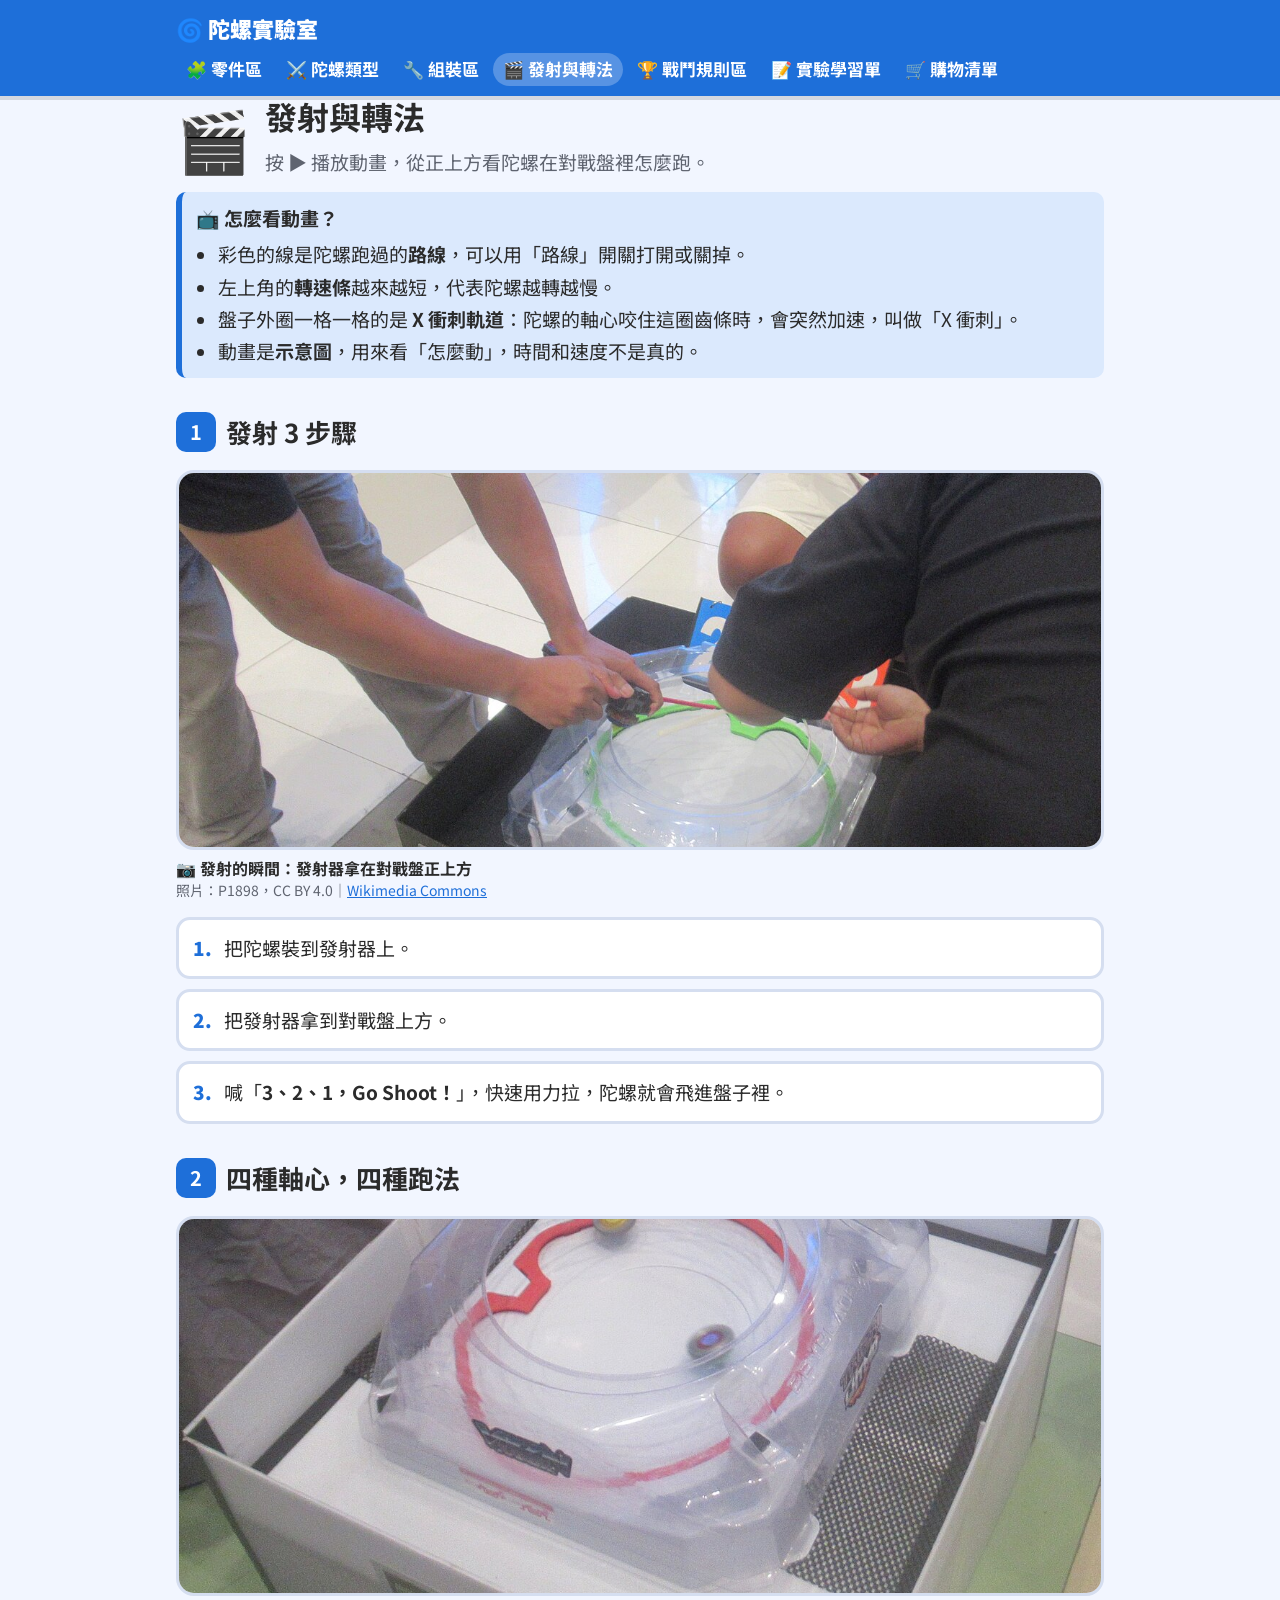
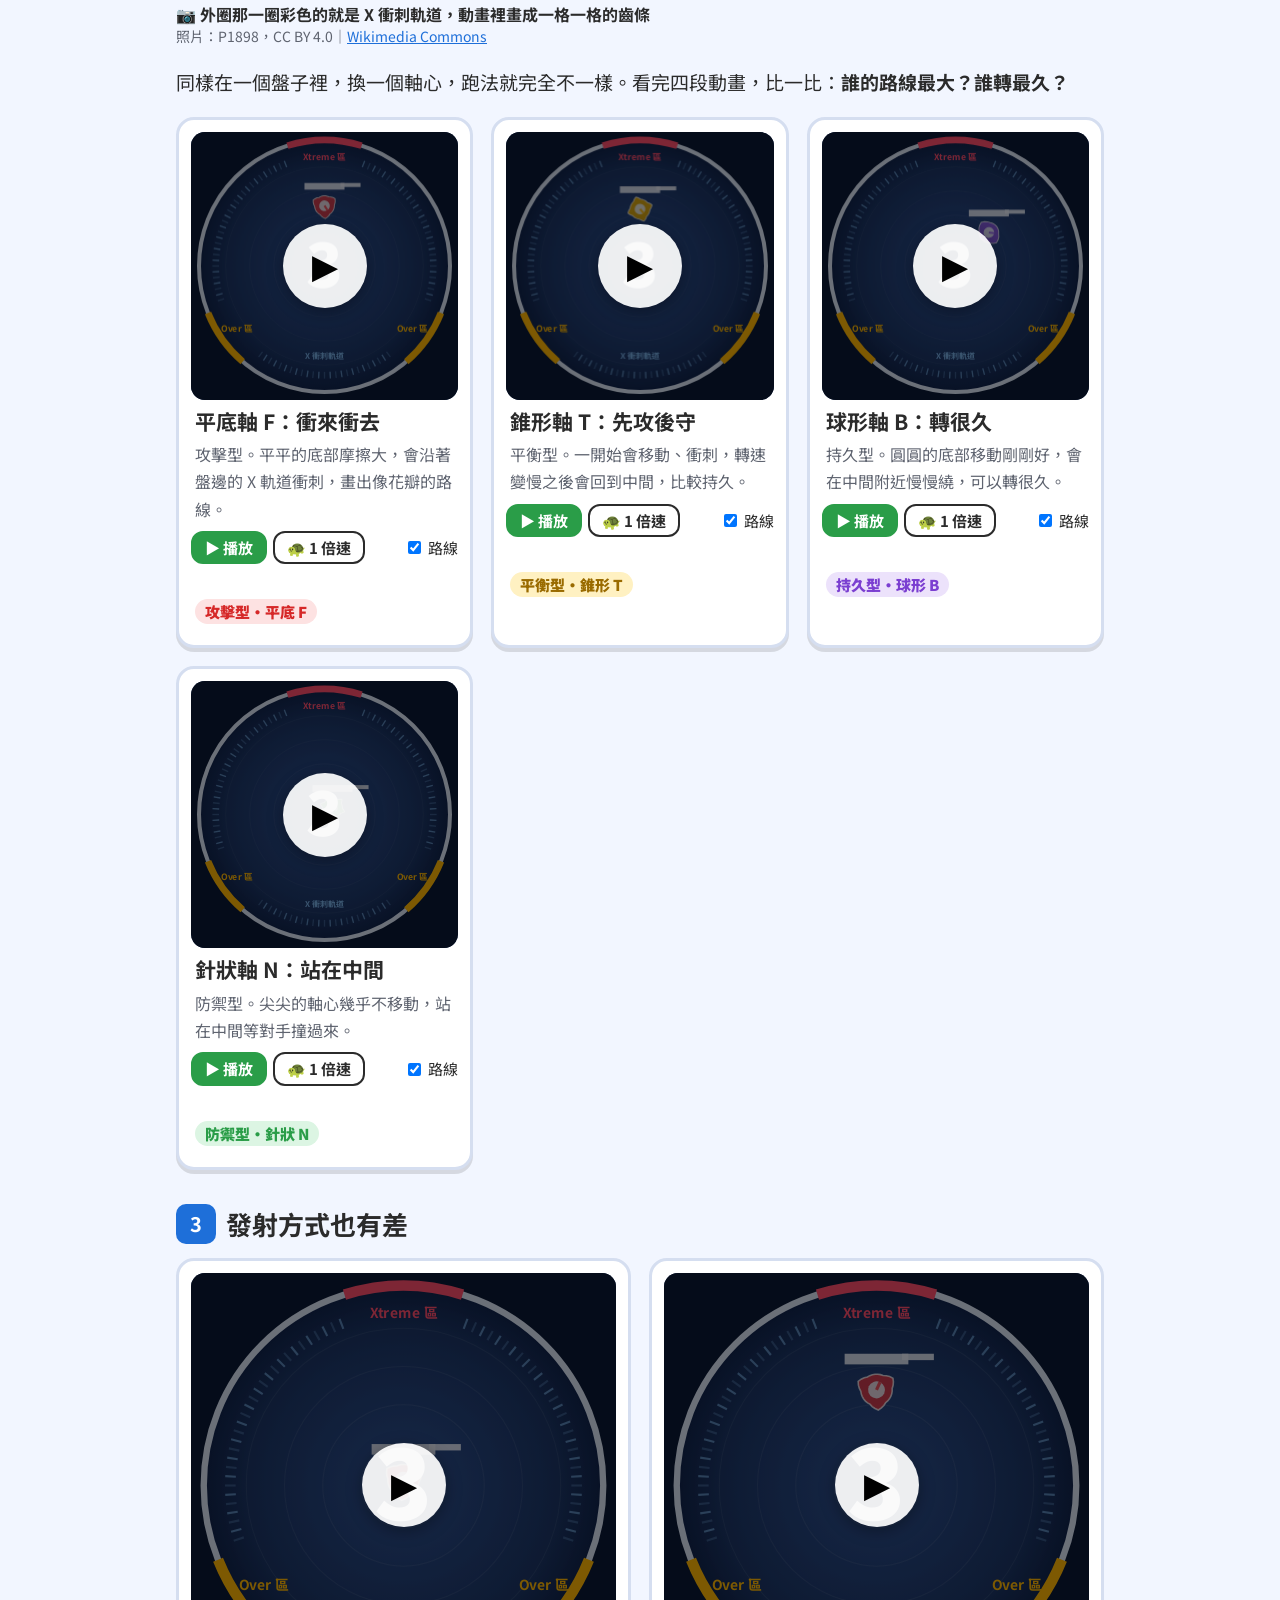
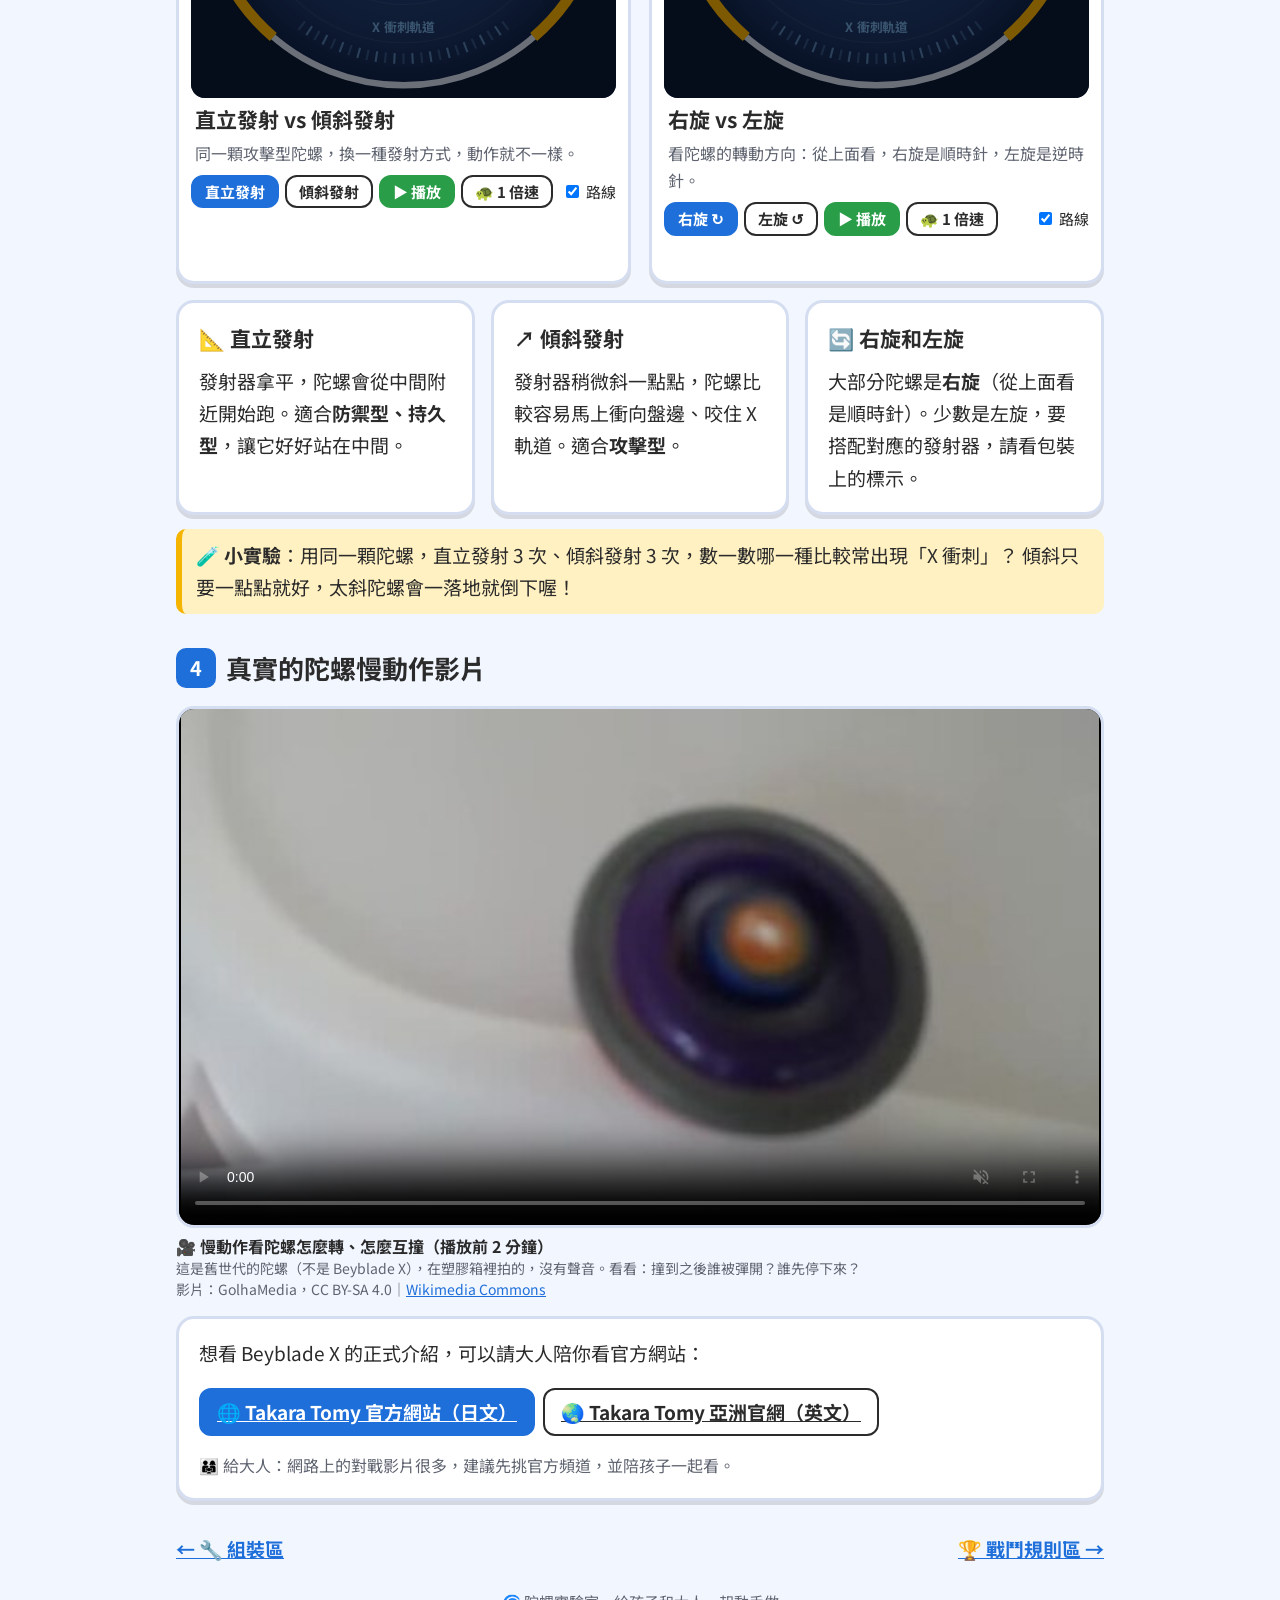
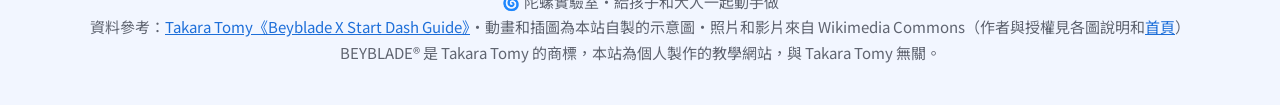
<file: launch.html>
<!doctype html>
<html lang="zh-Hant-TW">
<head>
  <meta charset="utf-8">
  <meta name="viewport" content="width=device-width, initial-scale=1">
  <title>發射與轉法｜陀螺實驗室</title>
  <meta name="description" content="動畫示範：不同軸心的陀螺怎麼跑、直立和傾斜發射的差別、右旋和左旋">
  <link rel="icon" href="data:image/svg+xml,<svg xmlns='http://www.w3.org/2000/svg' viewBox='0 0 100 100'><text y='.9em' font-size='90'>🌀</text></svg>">
  <link rel="preconnect" href="https://fonts.googleapis.com">
  <link rel="stylesheet" href="https://fonts.googleapis.com/css2?family=Noto+Sans+TC:wght@400;700;900&display=swap">
  <link rel="stylesheet" href="style.css">
</head>
<body data-page="launch">
  <header class="top" id="top"></header>
  <main class="wrap">
    <div class="lesson-top">
      <span class="emoji">🎬</span>
      <div>
        <h1>發射與轉法</h1>
        <p class="lead" style="margin:0">按 ▶ 播放動畫，從正上方看陀螺在對戰盤裡怎麼跑。</p>
      </div>
    </div>

    <div class="note blue">
      <b>📺 怎麼看動畫？</b>
      <ul>
        <li>彩色的線是陀螺跑過的<b>路線</b>，可以用「路線」開關打開或關掉。</li>
        <li>左上角的<b>轉速條</b>越來越短，代表陀螺越轉越慢。</li>
        <li>盤子外圈一格一格的是 <b>X 衝刺軌道</b>：陀螺的軸心咬住這圈齒條時，會突然加速，叫做「X 衝刺」。</li>
        <li>動畫是<b>示意圖</b>，用來看「怎麼動」，時間和速度不是真的。</li>
      </ul>
    </div>

    <div class="section">
      <h2><span class="n">1</span>發射 3 步驟</h2>
      <figure class="photo">
        <img src="images/launching.jpg" alt="選手把發射器拿在對戰盤上方，準備發射陀螺" loading="lazy">
        <figcaption><b>📷 發射的瞬間：發射器拿在對戰盤正上方</b>照片：P1898，CC BY 4.0｜<a href="https://commons.wikimedia.org/wiki/File:Beyblade_tournament_August_1_2026_sports_events_06.jpg" target="_blank" rel="noopener">Wikimedia Commons</a></figcaption>
      </figure>
      <ol class="steps">
        <li><div class="step"><span class="num">1.</span><span>把陀螺裝到發射器上。</span></div></li>
        <li><div class="step"><span class="num">2.</span><span>把發射器拿到對戰盤上方。</span></div></li>
        <li><div class="step"><span class="num">3.</span><span>喊「<b>3、2、1，Go Shoot！</b>」，快速用力拉，陀螺就會飛進盤子裡。</span></div></li>
      </ol>
    </div>

    <div class="section">
      <h2><span class="n">2</span>四種軸心，四種跑法</h2>
      <figure class="photo">
        <img src="images/stadium-red.jpg" alt="對戰盤外圈有一圈紅色軌道，兩顆陀螺在盤裡轉" loading="lazy">
        <figcaption><b>📷 外圈那一圈彩色的就是 X 衝刺軌道，動畫裡畫成一格一格的齒條</b>照片：P1898，CC BY 4.0｜<a href="https://commons.wikimedia.org/wiki/File:Beyblade_tournament_August_1_2026_sports.jpg" target="_blank" rel="noopener">Wikimedia Commons</a></figcaption>
      </figure>
      <p>同樣在一個盤子裡，換一個軸心，跑法就完全不一樣。看完四段動畫，比一比：<b>誰的路線最大？誰轉最久？</b></p>
      <div class="videos">
        <div class="card video" data-demo="F"></div>
        <div class="card video" data-demo="T"></div>
        <div class="card video" data-demo="B"></div>
        <div class="card video" data-demo="N"></div>
      </div>
    </div>

    <div class="section">
      <h2><span class="n">3</span>發射方式也有差</h2>
      <div class="videos">
        <div class="card video" data-demo="launch"></div>
        <div class="card video" data-demo="spin"></div>
      </div>
      <div class="grid" style="margin-top:16px">
        <div class="card">
          <h3>📐 直立發射</h3>
          <p style="margin:0">發射器拿平，陀螺會從中間附近開始跑。適合<b>防禦型、持久型</b>，讓它好好站在中間。</p>
        </div>
        <div class="card">
          <h3>↗️ 傾斜發射</h3>
          <p style="margin:0">發射器稍微斜一點點，陀螺比較容易馬上衝向盤邊、咬住 X 軌道。適合<b>攻擊型</b>。</p>
        </div>
        <div class="card">
          <h3>🔄 右旋和左旋</h3>
          <p style="margin:0">大部分陀螺是<b>右旋</b>（從上面看是順時針）。少數是左旋，要搭配對應的發射器，請看包裝上的標示。</p>
        </div>
      </div>
      <div class="note">
        <b>🧪 小實驗</b>：用同一顆陀螺，直立發射 3 次、傾斜發射 3 次，數一數哪一種比較常出現「X 衝刺」？
        傾斜只要一點點就好，太斜陀螺會一落地就倒下喔！
      </div>
    </div>

    <div class="section">
      <h2><span class="n">4</span>真實的陀螺慢動作影片</h2>
      <figure class="photo">
        <video controls muted playsinline preload="metadata" poster="images/slowmo-poster.jpg" aria-label="陀螺在塑膠箱裡旋轉互撞的慢動作影片">
          <source src="https://upload.wikimedia.org/wikipedia/commons/transcoded/e/e6/Beyblades_in_slow_motion.webm/Beyblades_in_slow_motion.webm.240p.vp9.webm#t=0,120" type="video/webm">
          <source src="https://upload.wikimedia.org/wikipedia/commons/transcoded/e/e6/Beyblades_in_slow_motion.webm/Beyblades_in_slow_motion.webm.360p.mpeg4.mov#t=0,120" type="video/quicktime">
        </video>
        <figcaption><b>🎥 慢動作看陀螺怎麼轉、怎麼互撞（播放前 2 分鐘）</b>這是舊世代的陀螺（不是 Beyblade X），在塑膠箱裡拍的，沒有聲音。看看：撞到之後誰被彈開？誰先停下來？<br>影片：GolhaMedia，CC BY-SA 4.0｜<a href="https://commons.wikimedia.org/wiki/File:Beyblades_in_slow_motion.webm" target="_blank" rel="noopener">Wikimedia Commons</a></figcaption>
      </figure>
      <div class="card">
        <p style="margin-top:0">想看 Beyblade X 的正式介紹，可以請大人陪你看官方網站：</p>
        <div class="btn-row">
          <a class="btn blue" href="https://beyblade.takaratomy.co.jp/beyblade-x/" target="_blank" rel="noopener">🌐 Takara Tomy 官方網站（日文）</a>
          <a class="btn" href="https://www.takaratomyasia.com/" target="_blank" rel="noopener">🌏 Takara Tomy 亞洲官網（英文）</a>
        </div>
        <p style="margin-bottom:0;font-size:16px;color:var(--muted)">👨‍👩‍👧 給大人：網路上的對戰影片很多，建議先挑官方頻道，並陪孩子一起看。</p>
      </div>
    </div>

    <nav class="pager" id="pager"></nav>
  </main>
  <footer></footer>
  <script src="site.js"></script>
  <script src="demo.js"></script>
</body>
</html>
</file>
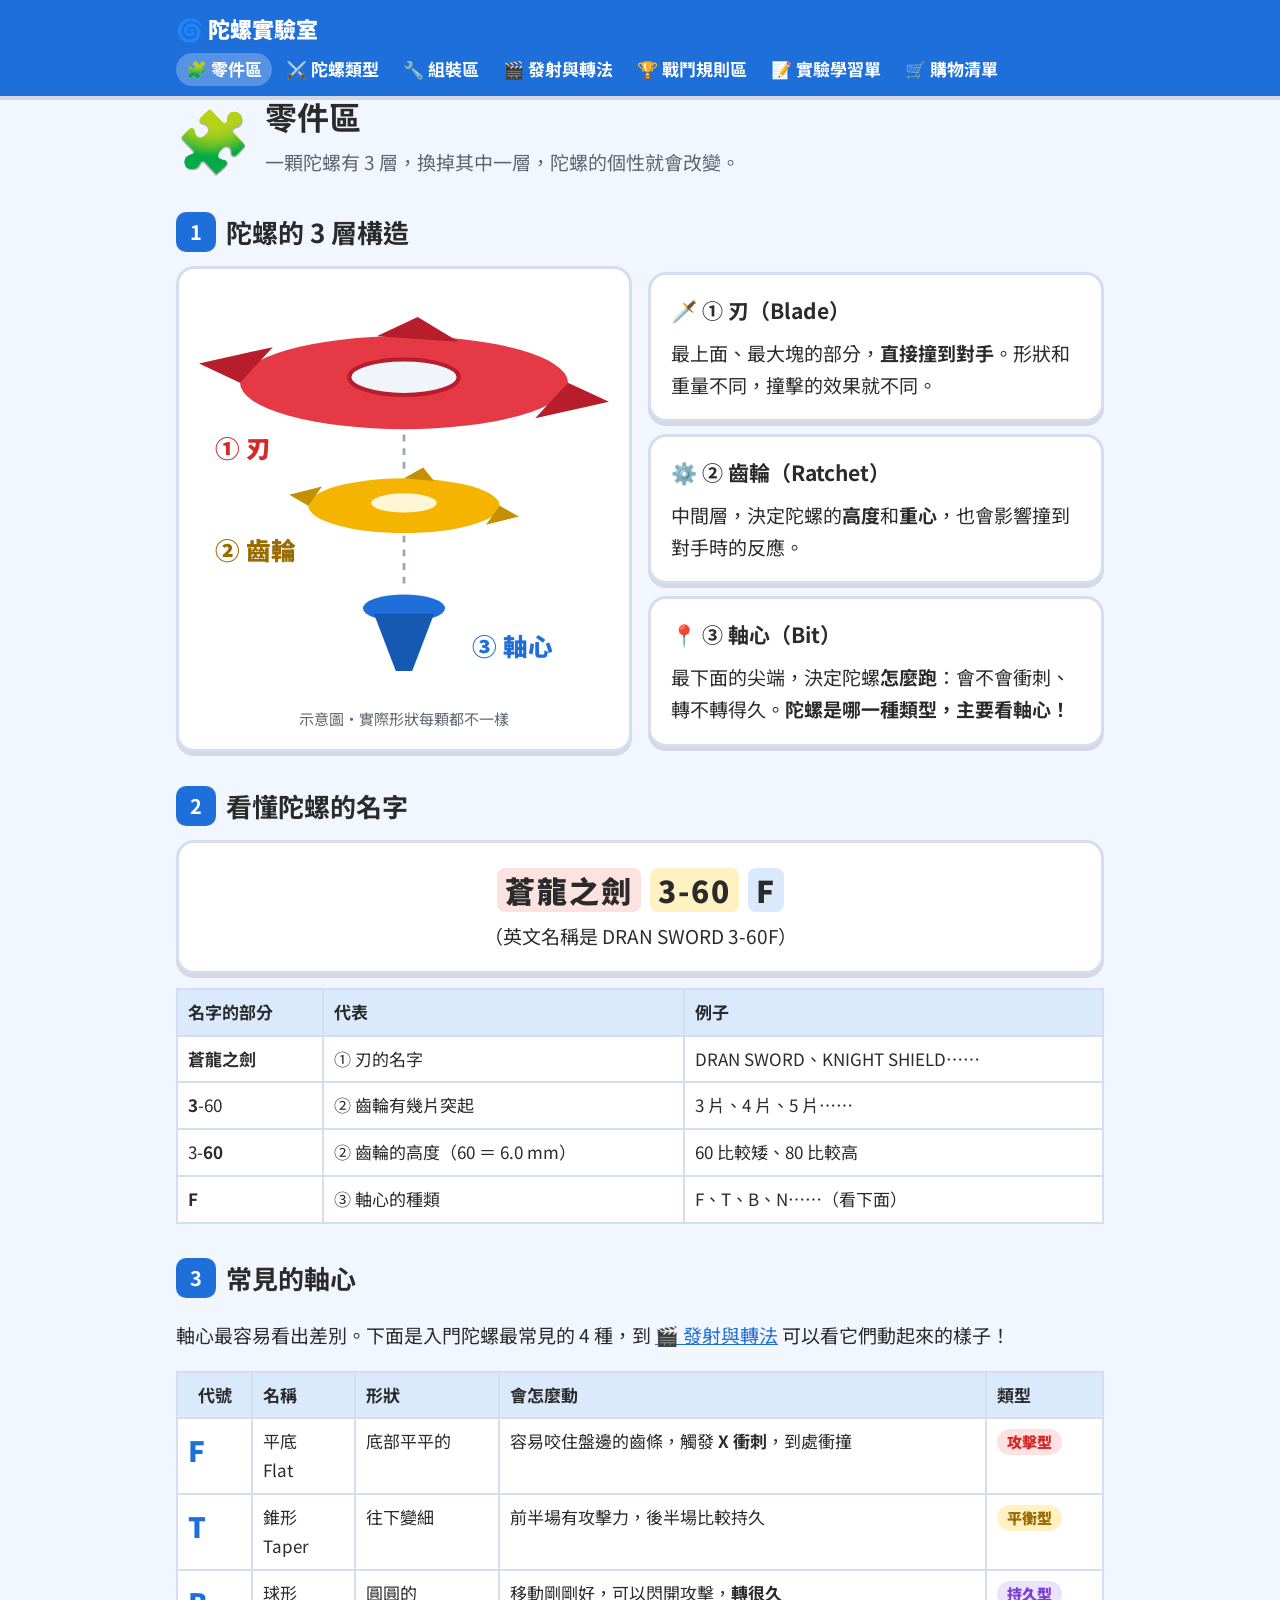
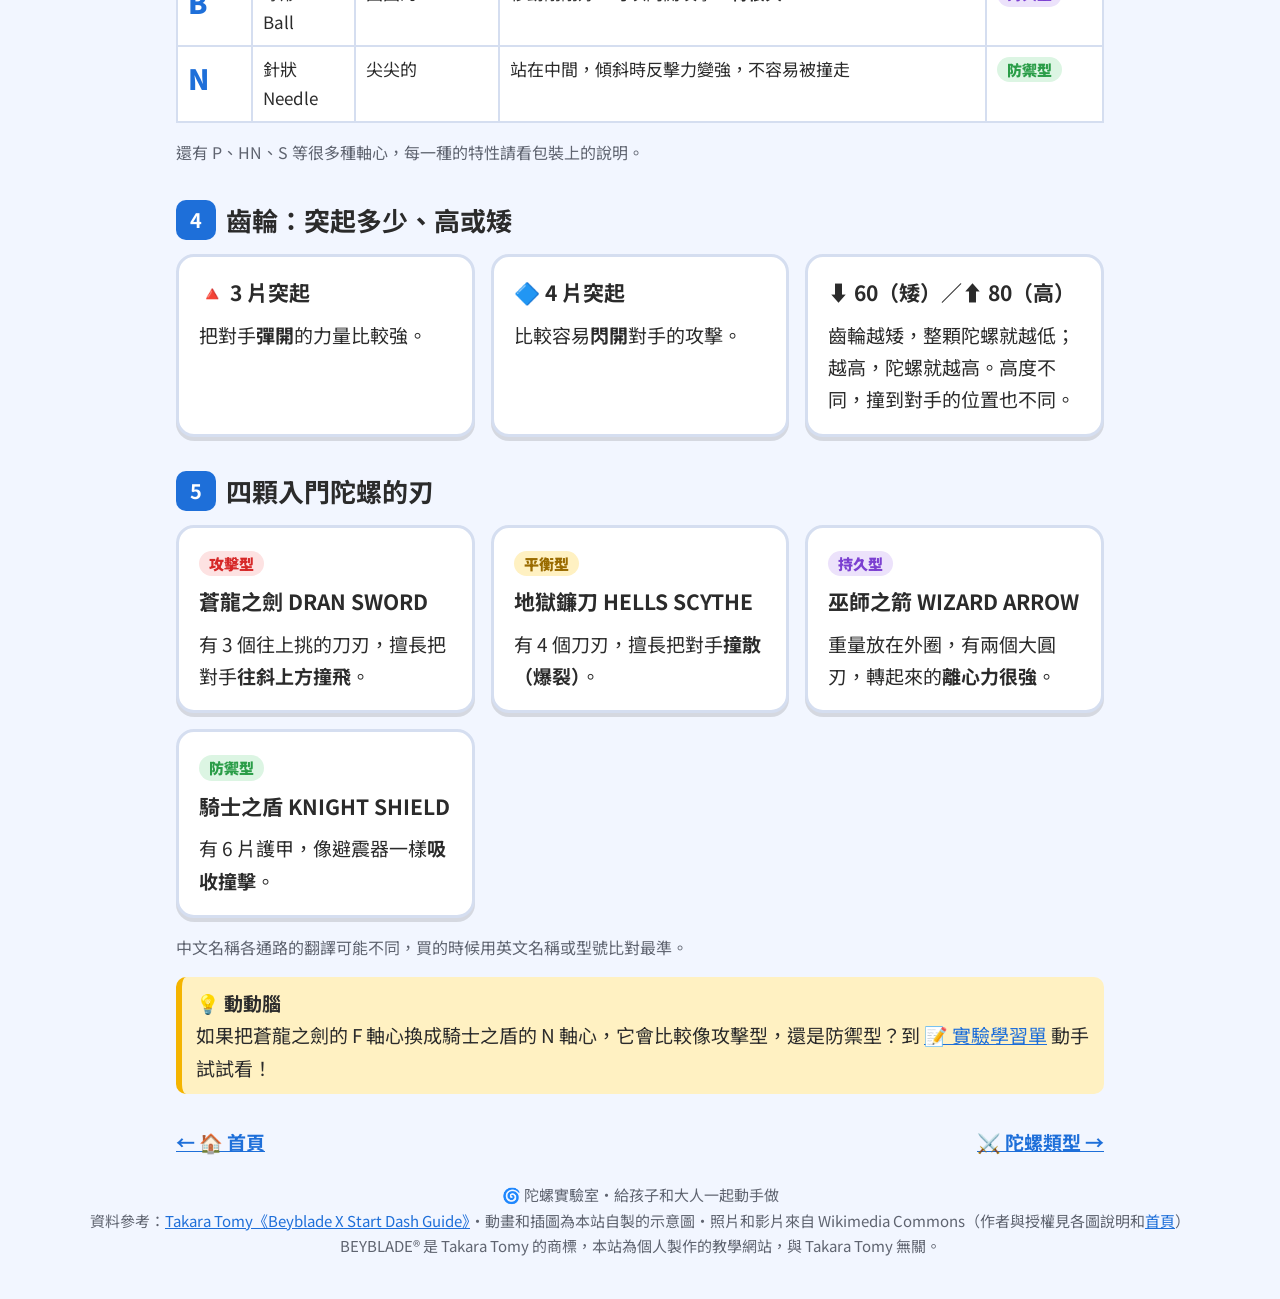
<file: parts.html>
<!doctype html>
<html lang="zh-Hant-TW">
<head>
  <meta charset="utf-8">
  <meta name="viewport" content="width=device-width, initial-scale=1">
  <title>零件區｜陀螺實驗室</title>
  <meta name="description" content="戰鬥陀螺的 3 個零件：刃、齒輪、軸心，以及怎麼看懂陀螺的名字">
  <link rel="icon" href="data:image/svg+xml,<svg xmlns='http://www.w3.org/2000/svg' viewBox='0 0 100 100'><text y='.9em' font-size='90'>🌀</text></svg>">
  <link rel="preconnect" href="https://fonts.googleapis.com">
  <link rel="stylesheet" href="https://fonts.googleapis.com/css2?family=Noto+Sans+TC:wght@400;700;900&display=swap">
  <link rel="stylesheet" href="style.css">
</head>
<body data-page="parts">
  <header class="top" id="top"></header>
  <main class="wrap">
    <div class="lesson-top">
      <span class="emoji">🧩</span>
      <div>
        <h1>零件區</h1>
        <p class="lead" style="margin:0">一顆陀螺有 3 層，換掉其中一層，陀螺的個性就會改變。</p>
      </div>
    </div>

    <div class="section">
      <h2><span class="n">1</span>陀螺的 3 層構造</h2>
      <div class="grid two" style="align-items:center">
        <div class="card" style="text-align:center">
          <svg viewBox="0 0 300 300" role="img" aria-label="陀螺分解圖：上面是刃，中間是齒輪，下面是軸心">
            <!-- 刃 -->
            <g transform="translate(150 70)">
              <ellipse cx="0" cy="0" rx="120" ry="34" fill="#e63946"/>
              <path d="M-120 0 L-150 -14 L-96 -26 Z M120 0 L150 14 L96 26 Z M-20 -34 L10 -48 L40 -30 Z" fill="#b71d2a"/>
              <ellipse cx="0" cy="-4" rx="40" ry="13" fill="#f1f4fa" stroke="#b71d2a" stroke-width="3"/>
            </g>
            <!-- 齒輪 -->
            <g transform="translate(150 160)">
              <ellipse cx="0" cy="0" rx="70" ry="20" fill="#f4b400"/>
              <path d="M-70 0 L-84 -8 L-60 -14 Z M70 0 L84 8 L60 14 Z M0 -20 L14 -28 L22 -18 Z" fill="#c48f00"/>
              <ellipse cx="0" cy="-2" rx="24" ry="7" fill="#fff6d6"/>
            </g>
            <!-- 軸心 -->
            <g transform="translate(150 235)">
              <ellipse cx="0" cy="0" rx="30" ry="10" fill="#1e6fd9"/>
              <path d="M-22 4 L22 4 L6 46 L-6 46 Z" fill="#1559b3"/>
            </g>
            <g stroke="#9aa5b8" stroke-width="2" stroke-dasharray="5 5">
              <line x1="150" y1="108" x2="150" y2="138"/>
              <line x1="150" y1="182" x2="150" y2="222"/>
            </g>
            <g font-family="Noto Sans TC, sans-serif" font-weight="900" font-size="18">
              <text x="12" y="125" fill="#d62828">① 刃</text>
              <text x="12" y="200" fill="#9a6b00">② 齒輪</text>
              <text x="200" y="270" fill="#1e6fd9">③ 軸心</text>
            </g>
          </svg>
          <p style="margin:0;font-size:15px;color:var(--muted)">示意圖・實際形狀每顆都不一樣</p>
        </div>
        <div>
          <div class="card" style="margin-bottom:12px">
            <h3>🗡️ ① 刃（Blade）</h3>
            <p style="margin:0">最上面、最大塊的部分，<b>直接撞到對手</b>。形狀和重量不同，撞擊的效果就不同。</p>
          </div>
          <div class="card" style="margin-bottom:12px">
            <h3>⚙️ ② 齒輪（Ratchet）</h3>
            <p style="margin:0">中間層，決定陀螺的<b>高度</b>和<b>重心</b>，也會影響撞到對手時的反應。</p>
          </div>
          <div class="card">
            <h3>📍 ③ 軸心（Bit）</h3>
            <p style="margin:0">最下面的尖端，決定陀螺<b>怎麼跑</b>：會不會衝刺、轉不轉得久。<b>陀螺是哪一種類型，主要看軸心！</b></p>
          </div>
        </div>
      </div>
    </div>

    <div class="section">
      <h2><span class="n">2</span>看懂陀螺的名字</h2>
      <div class="card" style="text-align:center">
        <p style="font-size:30px;font-weight:900;margin:4px 0;letter-spacing:2px">
          <span style="background:var(--red-soft);padding:0 8px;border-radius:8px">蒼龍之劍</span>
          <span style="background:var(--yellow-soft);padding:0 8px;border-radius:8px">3-60</span>
          <span style="background:var(--blue-soft);padding:0 8px;border-radius:8px">F</span>
        </p>
        <p style="margin:0">（英文名稱是 DRAN SWORD 3-60F）</p>
      </div>
      <div class="scroll" style="margin-top:14px">
        <table class="table">
          <tr><th>名字的部分</th><th>代表</th><th>例子</th></tr>
          <tr><td><b>蒼龍之劍</b></td><td>① 刃的名字</td><td>DRAN SWORD、KNIGHT SHIELD……</td></tr>
          <tr><td><b>3</b>-60</td><td>② 齒輪有幾片突起</td><td>3 片、4 片、5 片……</td></tr>
          <tr><td>3-<b>60</b></td><td>② 齒輪的高度（60 ＝ 6.0 mm）</td><td>60 比較矮、80 比較高</td></tr>
          <tr><td><b>F</b></td><td>③ 軸心的種類</td><td>F、T、B、N……（看下面）</td></tr>
        </table>
      </div>
    </div>

    <div class="section">
      <h2><span class="n">3</span>常見的軸心</h2>
      <p>軸心最容易看出差別。下面是入門陀螺最常見的 4 種，到 <a href="launch.html">🎬 發射與轉法</a> 可以看它們動起來的樣子！</p>
      <div class="scroll">
        <table class="table">
          <tr><th class="c">代號</th><th>名稱</th><th>形狀</th><th>會怎麼動</th><th>類型</th></tr>
          <tr><td class="big-letter">F</td><td>平底<br>Flat</td><td>底部平平的</td><td>容易咬住盤邊的齒條，觸發 <b>X 衝刺</b>，到處衝撞</td><td><span class="tag t-attack">攻擊型</span></td></tr>
          <tr><td class="big-letter">T</td><td>錐形<br>Taper</td><td>往下變細</td><td>前半場有攻擊力，後半場比較持久</td><td><span class="tag t-balance">平衡型</span></td></tr>
          <tr><td class="big-letter">B</td><td>球形<br>Ball</td><td>圓圓的</td><td>移動剛剛好，可以閃開攻擊，<b>轉很久</b></td><td><span class="tag t-stamina">持久型</span></td></tr>
          <tr><td class="big-letter">N</td><td>針狀<br>Needle</td><td>尖尖的</td><td>站在中間，傾斜時反擊力變強，不容易被撞走</td><td><span class="tag t-defense">防禦型</span></td></tr>
        </table>
      </div>
      <p style="font-size:16px;color:var(--muted)">還有 P、HN、S 等很多種軸心，每一種的特性請看包裝上的說明。</p>
    </div>

    <div class="section">
      <h2><span class="n">4</span>齒輪：突起多少、高或矮</h2>
      <div class="grid">
        <div class="card">
          <h3>🔺 3 片突起</h3>
          <p style="margin:0">把對手<b>彈開</b>的力量比較強。</p>
        </div>
        <div class="card">
          <h3>🔷 4 片突起</h3>
          <p style="margin:0">比較容易<b>閃開</b>對手的攻擊。</p>
        </div>
        <div class="card">
          <h3>⬇️ 60（矮）／⬆️ 80（高）</h3>
          <p style="margin:0">齒輪越矮，整顆陀螺就越低；越高，陀螺就越高。高度不同，撞到對手的位置也不同。</p>
        </div>
      </div>
    </div>

    <div class="section">
      <h2><span class="n">5</span>四顆入門陀螺的刃</h2>
      <div class="grid">
        <div class="card"><span class="tag t-attack">攻擊型</span><h3 style="margin-top:6px">蒼龍之劍 DRAN SWORD</h3><p style="margin:0">有 3 個往上挑的刀刃，擅長把對手<b>往斜上方撞飛</b>。</p></div>
        <div class="card"><span class="tag t-balance">平衡型</span><h3 style="margin-top:6px">地獄鐮刀 HELLS SCYTHE</h3><p style="margin:0">有 4 個刀刃，擅長把對手<b>撞散（爆裂）</b>。</p></div>
        <div class="card"><span class="tag t-stamina">持久型</span><h3 style="margin-top:6px">巫師之箭 WIZARD ARROW</h3><p style="margin:0">重量放在外圈，有兩個大圓刃，轉起來的<b>離心力很強</b>。</p></div>
        <div class="card"><span class="tag t-defense">防禦型</span><h3 style="margin-top:6px">騎士之盾 KNIGHT SHIELD</h3><p style="margin:0">有 6 片護甲，像避震器一樣<b>吸收撞擊</b>。</p></div>
      </div>
      <p style="font-size:16px;color:var(--muted)">中文名稱各通路的翻譯可能不同，買的時候用英文名稱或型號比對最準。</p>
    </div>

    <div class="note">
      <b>💡 動動腦</b><br>
      如果把蒼龍之劍的 F 軸心換成騎士之盾的 N 軸心，它會比較像攻擊型，還是防禦型？到 <a href="worksheet.html">📝 實驗學習單</a> 動手試試看！
    </div>

    <nav class="pager" id="pager"></nav>
  </main>
  <footer></footer>
  <script src="site.js"></script>
</body>
</html>
</file>
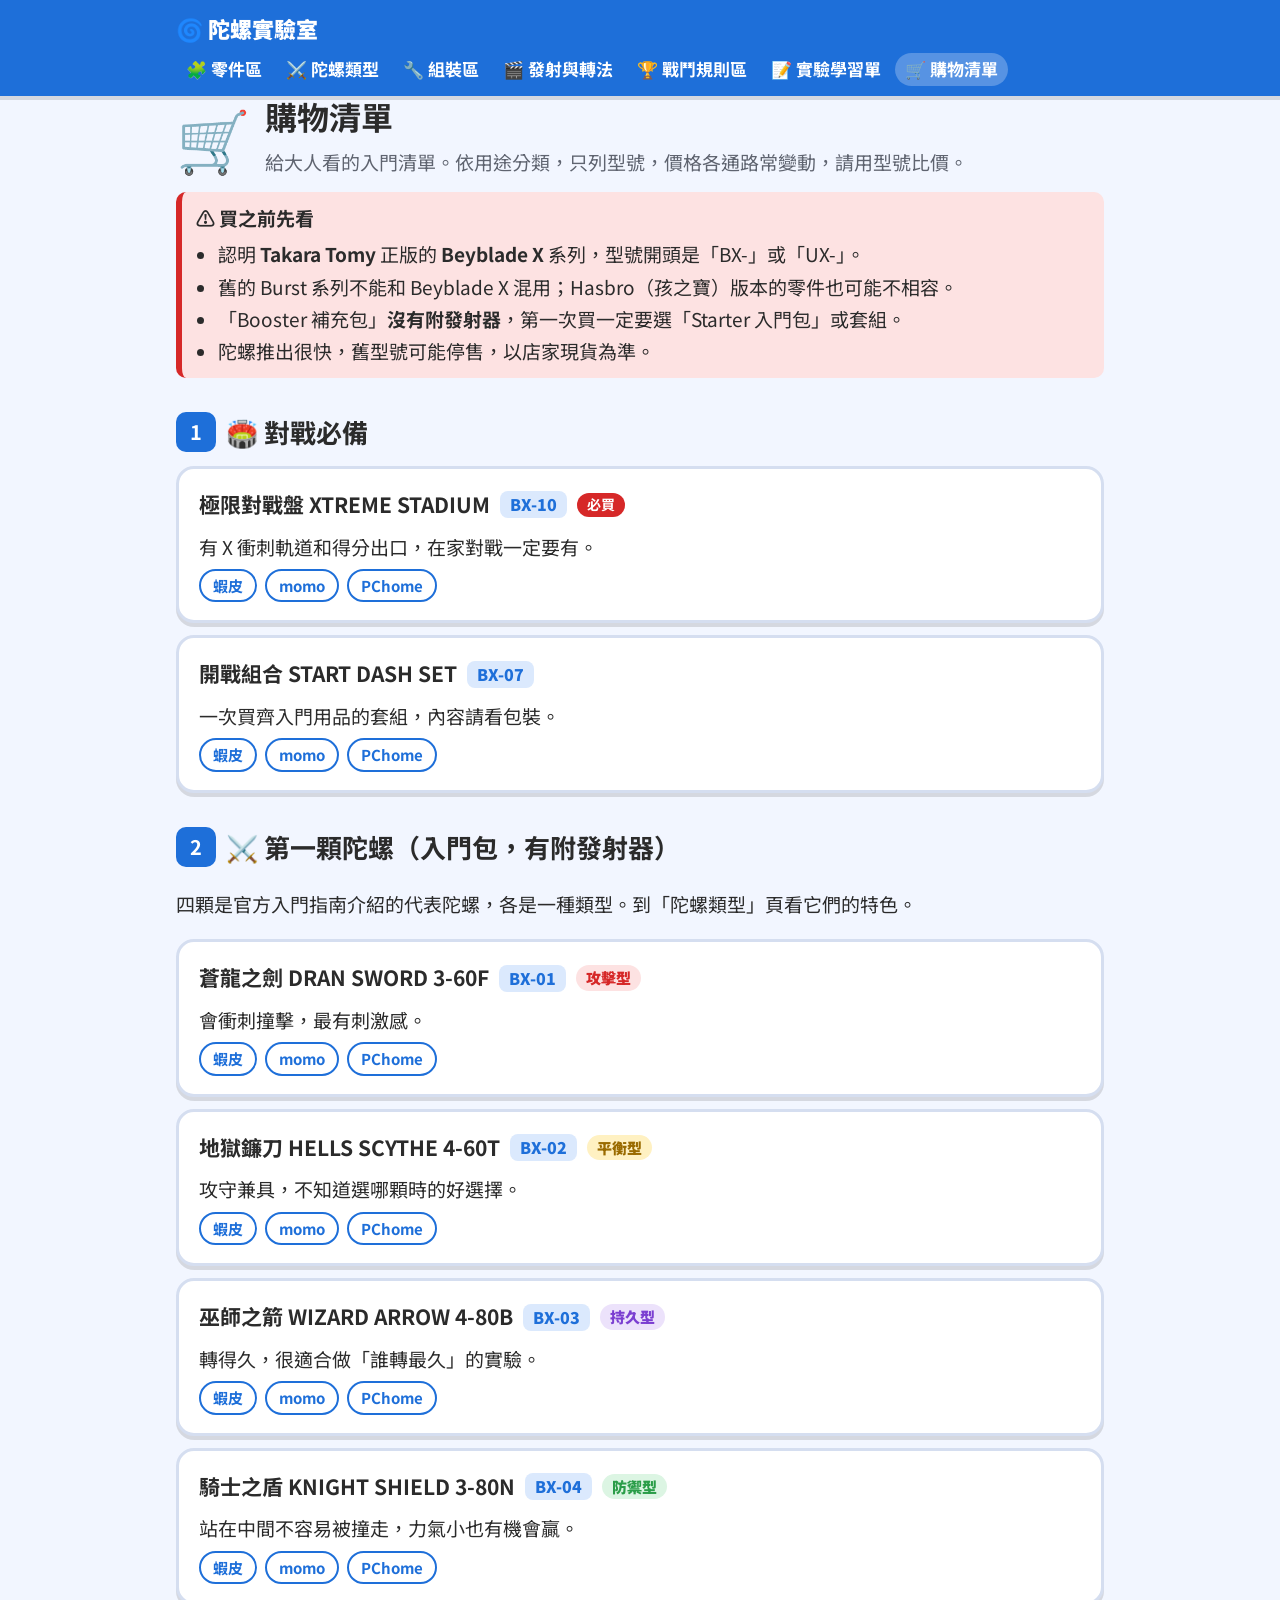
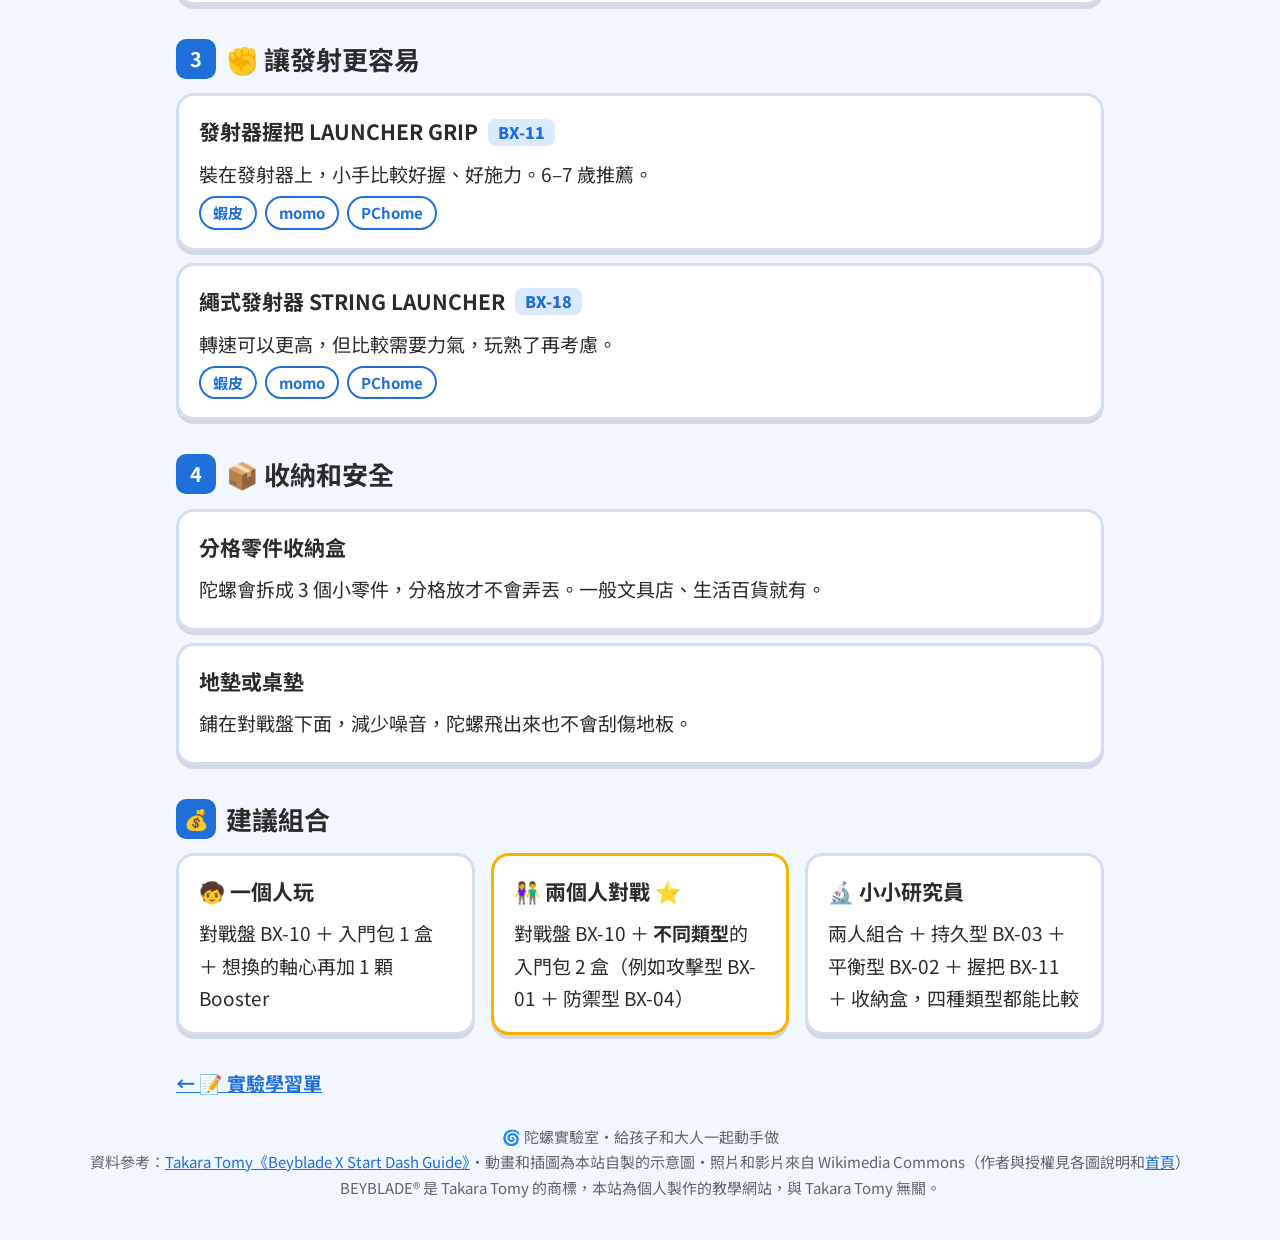
<file: shop.html>
<!doctype html>
<html lang="zh-Hant-TW">
<head>
  <meta charset="utf-8">
  <meta name="viewport" content="width=device-width, initial-scale=1">
  <title>購物清單｜陀螺實驗室</title>
  <meta name="description" content="6–7 歲戰鬥陀螺入門購物清單，依用途分類，只列型號方便比價">
  <link rel="icon" href="data:image/svg+xml,<svg xmlns='http://www.w3.org/2000/svg' viewBox='0 0 100 100'><text y='.9em' font-size='90'>🌀</text></svg>">
  <link rel="preconnect" href="https://fonts.googleapis.com">
  <link rel="stylesheet" href="https://fonts.googleapis.com/css2?family=Noto+Sans+TC:wght@400;700;900&display=swap">
  <link rel="stylesheet" href="style.css">
  <style>
    .item { margin-bottom: 12px; }
    .item h3 { display: flex; flex-wrap: wrap; gap: 6px 10px; align-items: center; }
    .item .code { background: var(--blue-soft); color: var(--blue); font-weight: 900; padding: 0 10px; border-radius: 8px; font-size: 16px; }
    .item p { margin: 4px 0; }
    .links { display: flex; flex-wrap: wrap; gap: 8px; margin-top: 6px; }
    .links a { font-size: 15px; padding: 2px 12px; border: 2px solid var(--blue); border-radius: 999px; text-decoration: none; font-weight: 700; }
    .must { background: var(--red); color: #fff; font-size: 14px; padding: 0 10px; border-radius: 999px; }
  </style>
</head>
<body data-page="shop">
  <header class="top" id="top"></header>
  <main class="wrap">
    <div class="lesson-top">
      <span class="emoji">🛒</span>
      <div>
        <h1>購物清單</h1>
        <p class="lead" style="margin:0">給大人看的入門清單。依用途分類，只列型號，價格各通路常變動，請用型號比價。</p>
      </div>
    </div>

    <div class="note red">
      <b>⚠️ 買之前先看</b>
      <ul>
        <li>認明 <b>Takara Tomy</b> 正版的 <b>Beyblade X</b> 系列，型號開頭是「BX-」或「UX-」。</li>
        <li>舊的 Burst 系列不能和 Beyblade X 混用；Hasbro（孩之寶）版本的零件也可能不相容。</li>
        <li>「Booster 補充包」<b>沒有附發射器</b>，第一次買一定要選「Starter 入門包」或套組。</li>
        <li>陀螺推出很快，舊型號可能停售，以店家現貨為準。</li>
      </ul>
    </div>

    <div id="shop"></div>

    <div class="section">
      <h2><span class="n">💰</span>建議組合</h2>
      <div class="grid">
        <div class="card"><h3>🧒 一個人玩</h3><p style="margin:0">對戰盤 BX-10 ＋ 入門包 1 盒 ＋ 想換的軸心再加 1 顆 Booster</p></div>
        <div class="card" style="border-color:var(--yellow)"><h3>👫 兩個人對戰 ⭐</h3><p style="margin:0">對戰盤 BX-10 ＋ <b>不同類型</b>的入門包 2 盒（例如攻擊型 BX-01 ＋ 防禦型 BX-04）</p></div>
        <div class="card"><h3>🔬 小小研究員</h3><p style="margin:0">兩人組合 ＋ 持久型 BX-03 ＋ 平衡型 BX-02 ＋ 握把 BX-11 ＋ 收納盒，四種類型都能比較</p></div>
      </div>
    </div>

    <nav class="pager" id="pager"></nav>
  </main>
  <footer></footer>
  <script src="site.js"></script>
  <script>
    (function () {
      const SHOP = [
        {
          title: "🏟️ 對戰必備",
          items: [
            { name: "極限對戰盤 XTREME STADIUM", code: "BX-10", must: true, why: "有 X 衝刺軌道和得分出口，在家對戰一定要有。" },
            { name: "開戰組合 START DASH SET", code: "BX-07", why: "一次買齊入門用品的套組，內容請看包裝。" },
          ],
        },
        {
          title: "⚔️ 第一顆陀螺（入門包，有附發射器）",
          note: "四顆是官方入門指南介紹的代表陀螺，各是一種類型。到「陀螺類型」頁看它們的特色。",
          items: [
            { name: "蒼龍之劍 DRAN SWORD 3-60F", code: "BX-01", type: ["攻擊型", "t-attack"], why: "會衝刺撞擊，最有刺激感。" },
            { name: "地獄鐮刀 HELLS SCYTHE 4-60T", code: "BX-02", type: ["平衡型", "t-balance"], why: "攻守兼具，不知道選哪顆時的好選擇。" },
            { name: "巫師之箭 WIZARD ARROW 4-80B", code: "BX-03", type: ["持久型", "t-stamina"], why: "轉得久，很適合做「誰轉最久」的實驗。" },
            { name: "騎士之盾 KNIGHT SHIELD 3-80N", code: "BX-04", type: ["防禦型", "t-defense"], why: "站在中間不容易被撞走，力氣小也有機會贏。" },
          ],
        },
        {
          title: "✊ 讓發射更容易",
          items: [
            { name: "發射器握把 LAUNCHER GRIP", code: "BX-11", why: "裝在發射器上，小手比較好握、好施力。6–7 歲推薦。" },
            { name: "繩式發射器 STRING LAUNCHER", code: "BX-18", why: "轉速可以更高，但比較需要力氣，玩熟了再考慮。" },
          ],
        },
        {
          title: "📦 收納和安全",
          items: [
            { name: "分格零件收納盒", code: "", why: "陀螺會拆成 3 個小零件，分格放才不會弄丟。一般文具店、生活百貨就有。" },
            { name: "地墊或桌墊", code: "", why: "鋪在對戰盤下面，減少噪音，陀螺飛出來也不會刮傷地板。" },
          ],
        },
      ];

      function links(q) {
        const k = encodeURIComponent(q);
        return `<div class="links">
          <a href="https://shopee.tw/search?keyword=${k}" target="_blank" rel="noopener">蝦皮</a>
          <a href="https://www.momoshop.com.tw/search/searchShop.jsp?keyword=${k}" target="_blank" rel="noopener">momo</a>
          <a href="https://24h.pchome.com.tw/search/?q=${k}" target="_blank" rel="noopener">PChome</a>
        </div>`;
      }

      document.getElementById("shop").innerHTML = SHOP.map((g, gi) => `
        <div class="section">
          <h2><span class="n">${gi + 1}</span>${g.title}</h2>
          ${g.note ? `<p>${g.note}</p>` : ""}
          ${g.items.map((it) => `
            <div class="card item">
              <h3>${it.name}${it.code ? `<span class="code">${it.code}</span>` : ""}${it.type ? `<span class="tag ${it.type[1]}">${it.type[0]}</span>` : ""}${it.must ? `<span class="must">必買</span>` : ""}</h3>
              <p>${it.why}</p>
              ${it.code ? links(`Beyblade X ${it.code}`) : ""}
            </div>`).join("")}
        </div>`).join("");
    })();
  </script>
</body>
</html>
</file>
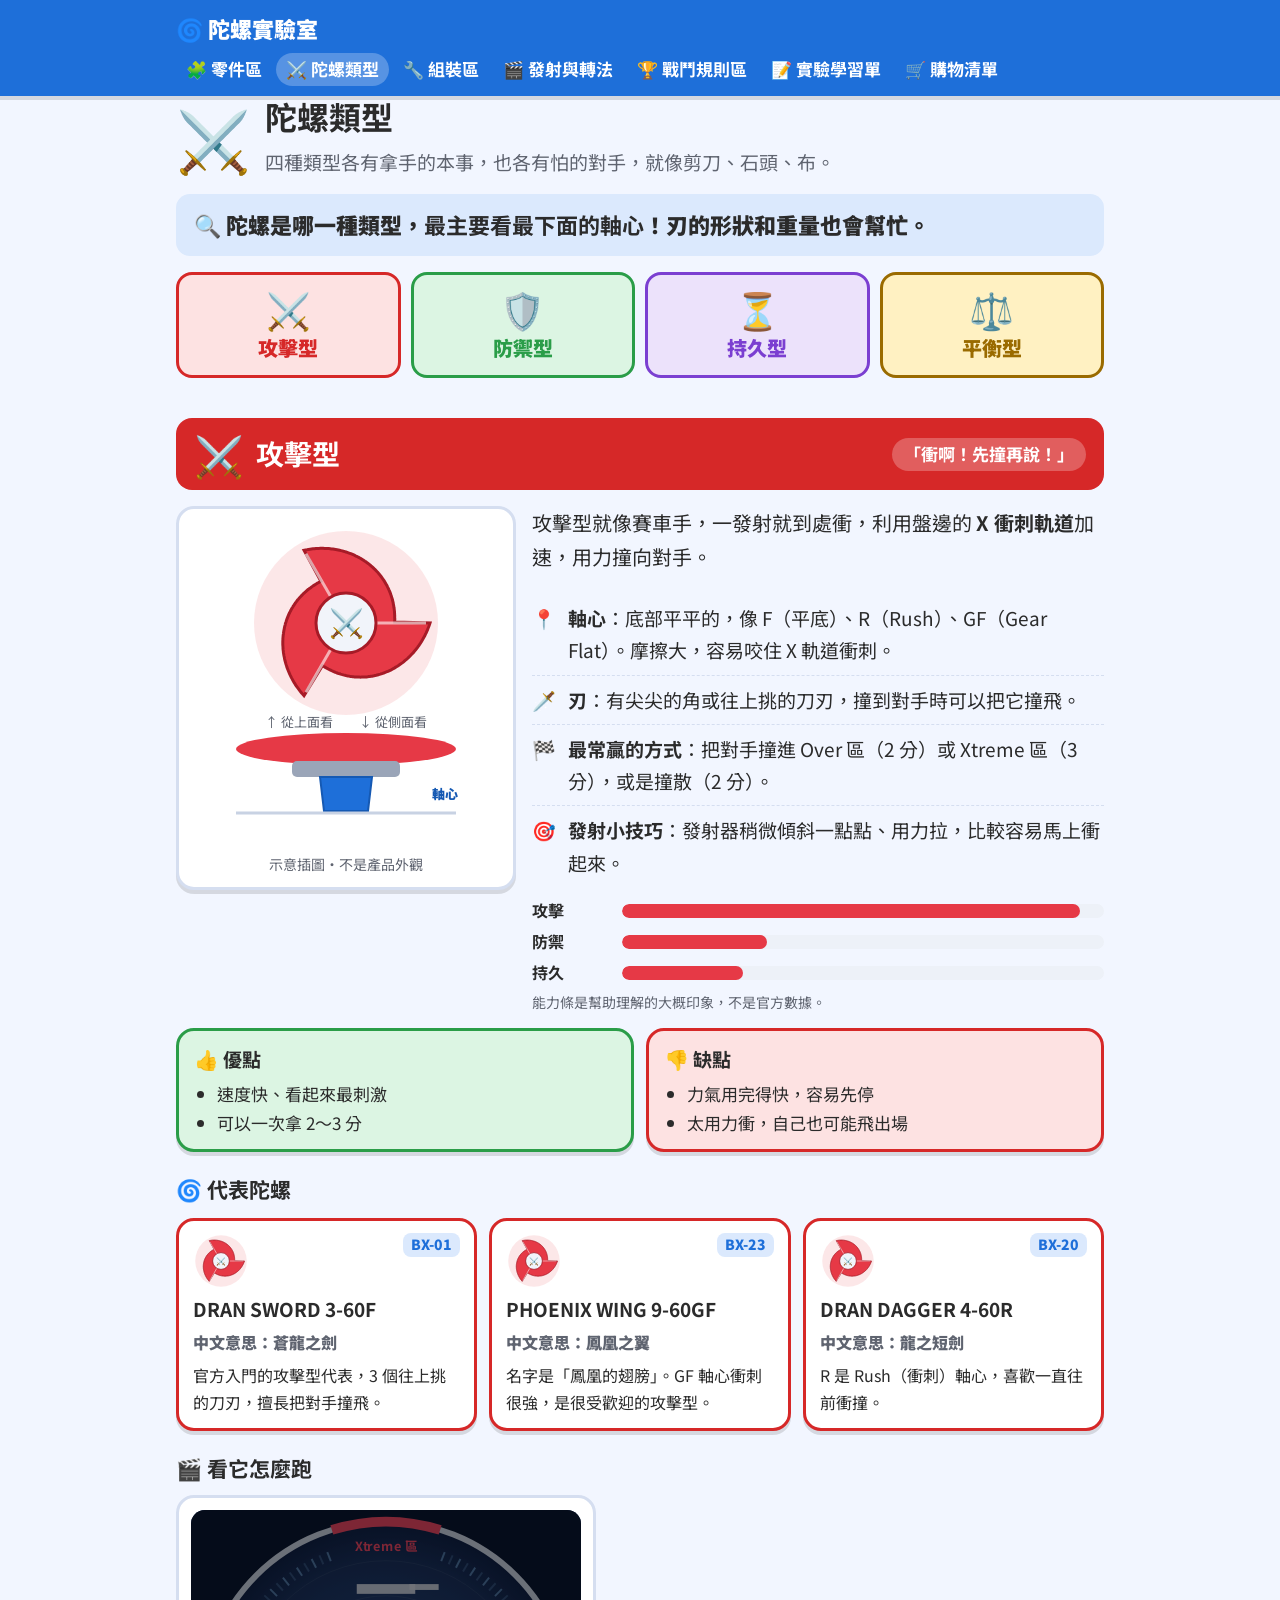
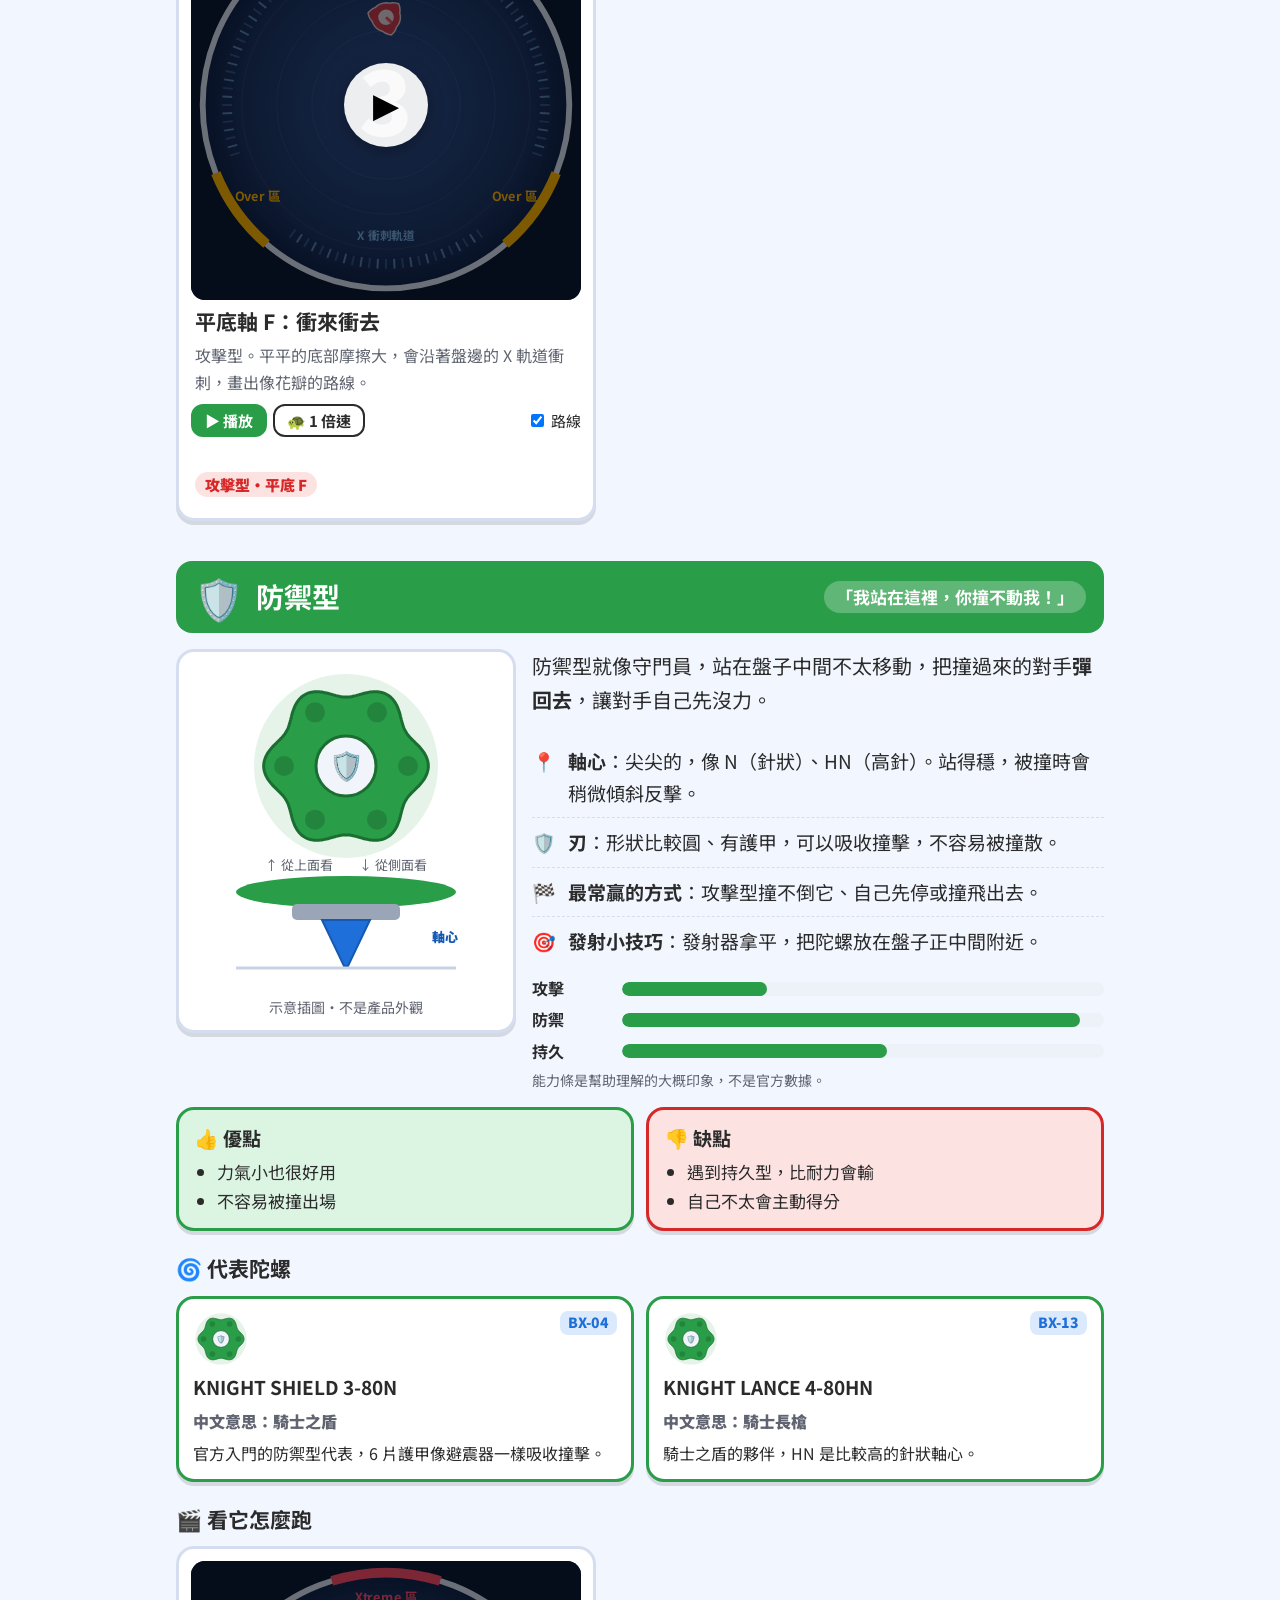
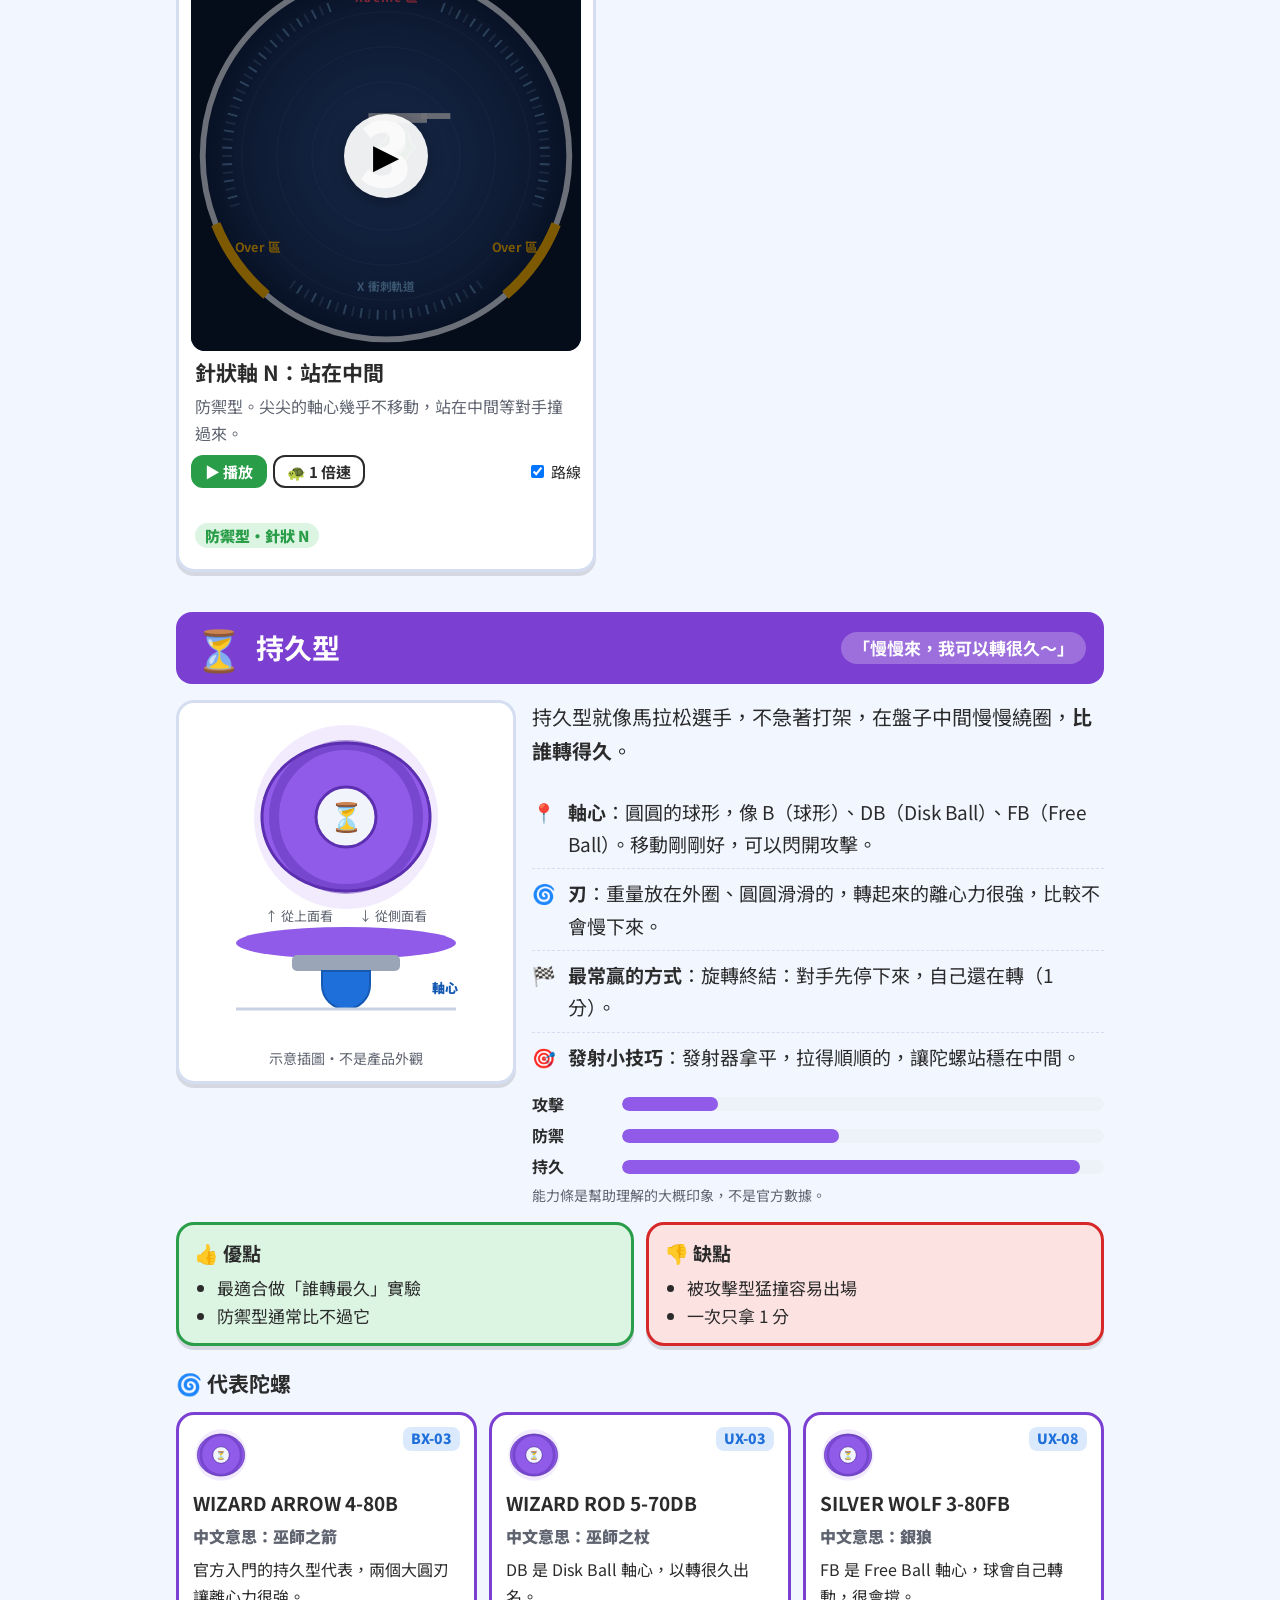
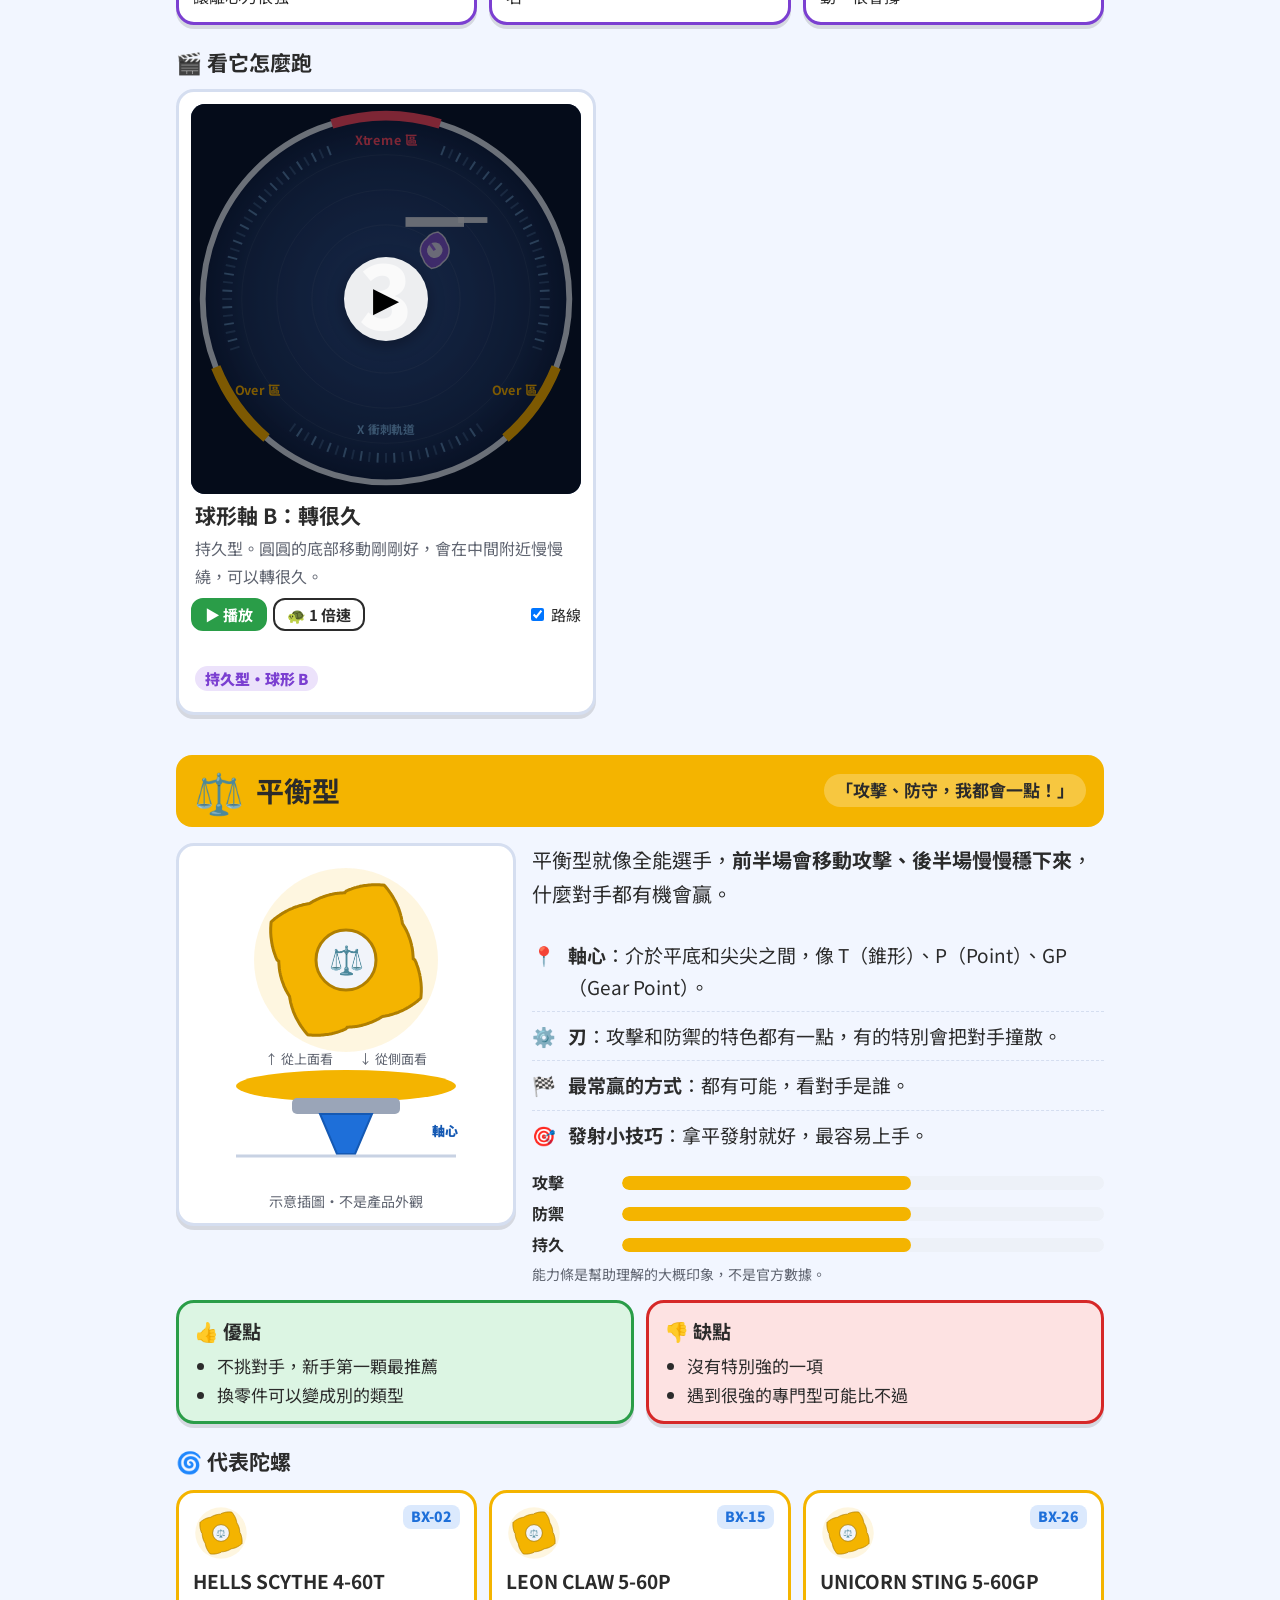
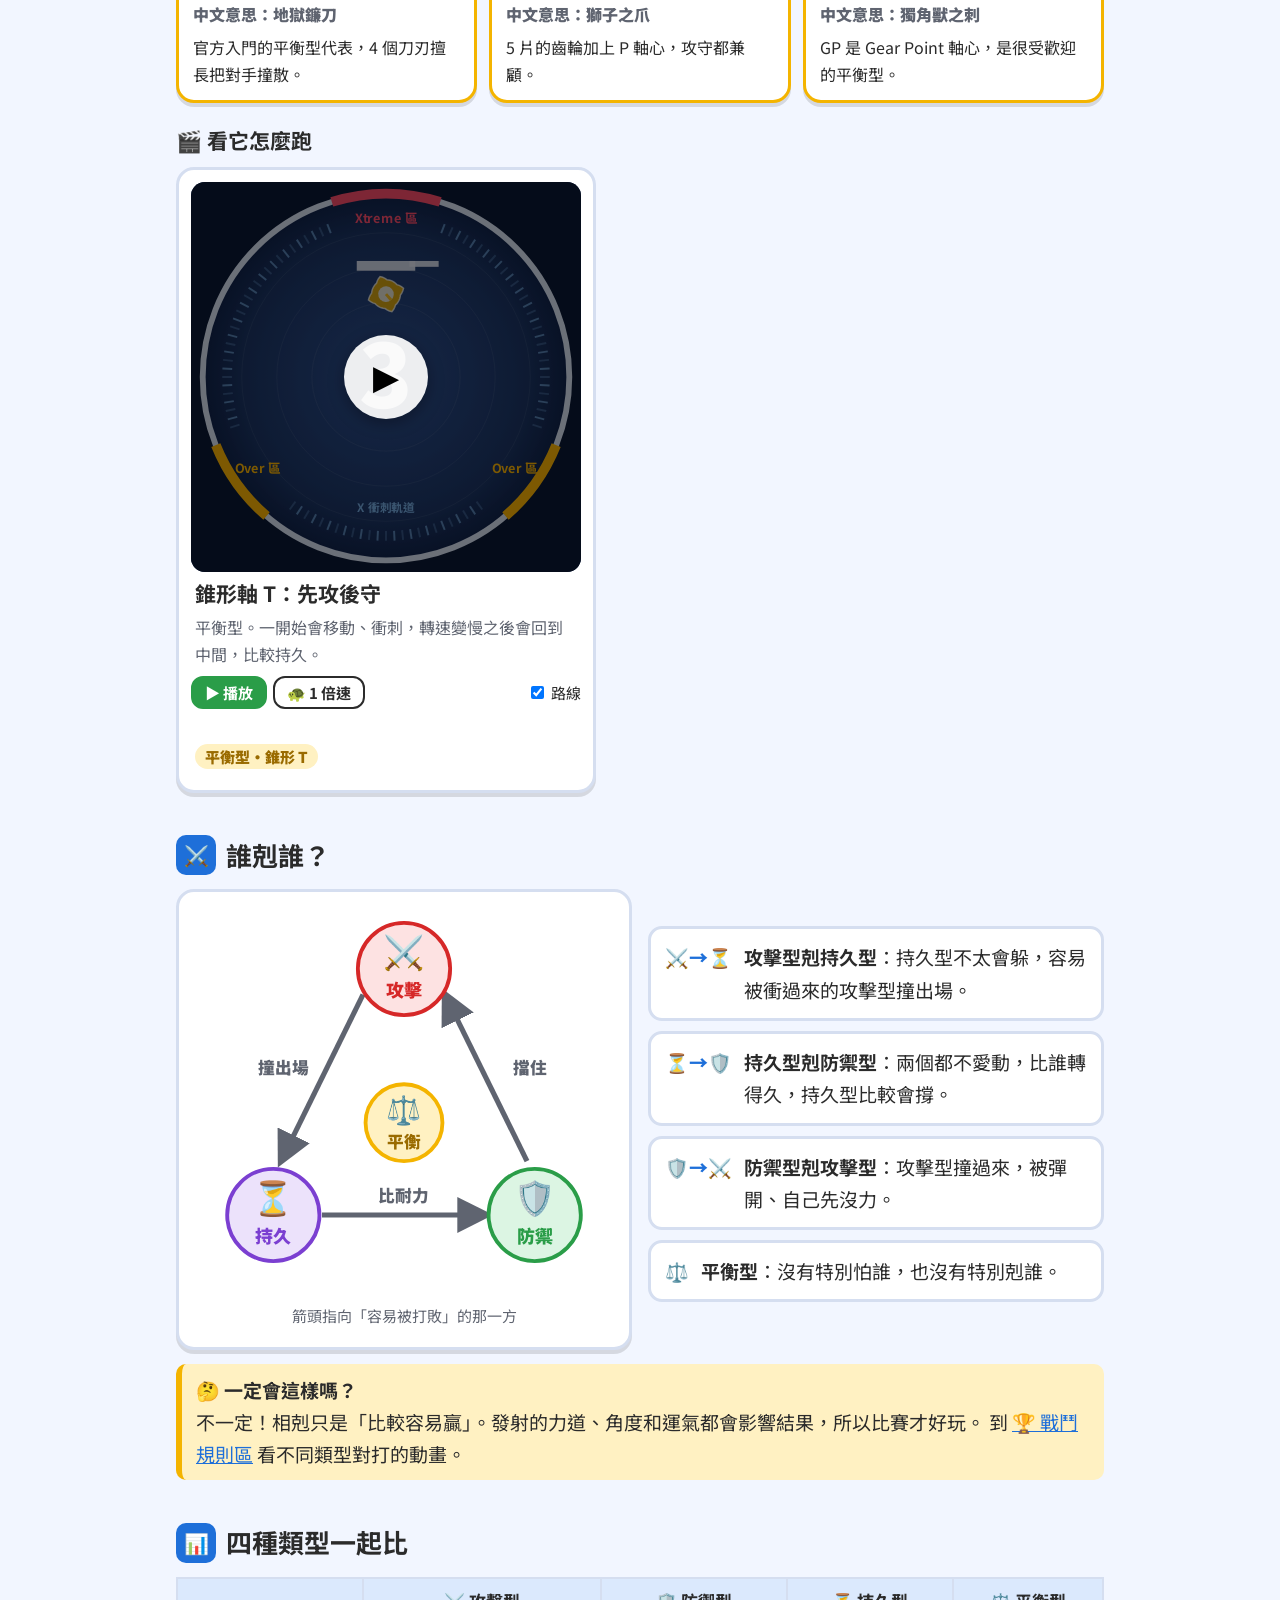
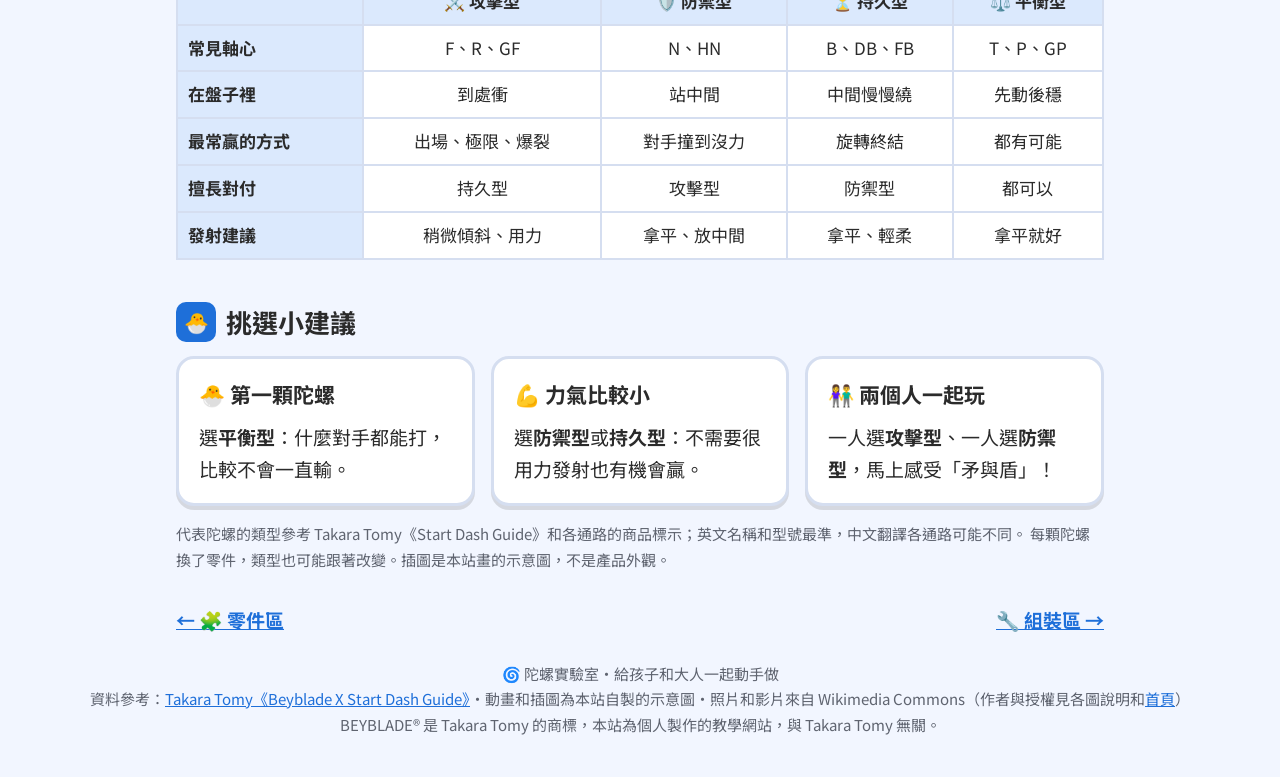
<file: types.html>
<!doctype html>
<html lang="zh-Hant-TW">
<head>
  <meta charset="utf-8">
  <meta name="viewport" content="width=device-width, initial-scale=1">
  <title>陀螺類型｜陀螺實驗室</title>
  <meta name="description" content="戰鬥陀螺的四種類型：攻擊、防禦、持久、平衡。每種類型的特色、怎麼認、怎麼玩、代表陀螺和相剋關係">
  <link rel="icon" href="data:image/svg+xml,<svg xmlns='http://www.w3.org/2000/svg' viewBox='0 0 100 100'><text y='.9em' font-size='90'>🌀</text></svg>">
  <link rel="preconnect" href="https://fonts.googleapis.com">
  <link rel="stylesheet" href="https://fonts.googleapis.com/css2?family=Noto+Sans+TC:wght@400;700;900&display=swap">
  <link rel="stylesheet" href="style.css">
  <style>
    .jump { display: grid; gap: 10px; grid-template-columns: repeat(auto-fit, minmax(160px, 1fr)); }
    .jump a { display: block; text-align: center; text-decoration: none; font-weight: 900; font-size: 20px; padding: 10px; border-radius: 16px; border: 3px solid; }
    .jump a .emoji { display: block; font-size: 36px; line-height: 1.3; }
    .type-sec { margin-top: 40px; scroll-margin-top: 90px; }
    .type-head { display: flex; align-items: center; gap: 12px; flex-wrap: wrap; padding: 12px 18px; border-radius: 16px; color: #fff; }
    .type-head h2 { margin: 0; font-size: 28px; }
    .type-head .say { margin-left: auto; font-weight: 700; font-size: 17px; background: rgba(255, 255, 255, 0.25); padding: 2px 12px; border-radius: 999px; }
    .bg-attack { background: var(--red); }
    .bg-defense { background: var(--green); }
    .bg-stamina { background: var(--purple); }
    .bg-balance { background: var(--yellow); color: var(--ink); }
    .type-body { display: grid; gap: 16px; grid-template-columns: minmax(260px, 340px) 1fr; margin-top: 16px; align-items: start; }
    @media (max-width: 700px) { .type-body { grid-template-columns: 1fr; } }
    .art { text-align: center; padding: 10px; }
    .art svg { width: 100%; max-width: 300px; display: block; margin: 0 auto; }
    .art p { margin: 4px 0 0; font-size: 14px; color: var(--muted); }
    .facts { margin: 0; padding: 0; list-style: none; }
    .facts li { padding: 8px 0 8px 36px; position: relative; border-bottom: 1px dashed var(--line); }
    .facts li:last-child { border-bottom: 0; }
    .facts li .i { position: absolute; left: 0; top: 8px; }
    .meter { display: grid; grid-template-columns: 5em 1fr; gap: 4px 10px; align-items: center; font-size: 16px; font-weight: 700; margin-top: 10px; }
    .meter .bar { height: 14px; background: #edf1f8; border-radius: 999px; overflow: hidden; }
    .meter .bar i { display: block; height: 100%; border-radius: 999px; }
    .pc { display: grid; gap: 12px; grid-template-columns: 1fr 1fr; margin-top: 14px; }
    @media (max-width: 500px) { .pc { grid-template-columns: 1fr; } }
    .pc .card { padding: 12px 16px; }
    .pc ul { margin: 4px 0 0; padding-left: 22px; font-size: 17px; }
    .examples { display: grid; gap: 12px; grid-template-columns: repeat(auto-fit, minmax(210px, 1fr)); margin-top: 10px; }
    .ex { padding: 12px 14px; color: var(--ink) !important; }
    .ex .code { float: right; background: var(--blue-soft); color: var(--blue); font-weight: 900; font-size: 14px; padding: 0 8px; border-radius: 8px; }
    .ex b { display: block; font-size: 19px; }
    .ex .combo { font-weight: 900; color: var(--muted); font-size: 16px; }
    .ex p { margin: 4px 0 0; font-size: 16px; }
    .ex .mini { display: block; width: 56px; height: 56px; margin-bottom: 4px; }
    .type-demo { max-width: 420px; }
  </style>
</head>
<body data-page="types">
  <header class="top" id="top"></header>
  <main class="wrap">
    <div class="lesson-top">
      <span class="emoji">⚔️</span>
      <div>
        <h1>陀螺類型</h1>
        <p class="lead" style="margin:0">四種類型各有拿手的本事，也各有怕的對手，就像剪刀、石頭、布。</p>
      </div>
    </div>

    <p class="question">🔍 陀螺是哪一種類型，<b>最主要看最下面的軸心</b>！刃的形狀和重量也會幫忙。</p>

    <div class="jump">
      <a href="#attack" class="t-attack"><span class="emoji">⚔️</span>攻擊型</a>
      <a href="#defense" class="t-defense"><span class="emoji">🛡️</span>防禦型</a>
      <a href="#stamina" class="t-stamina"><span class="emoji">⏳</span>持久型</a>
      <a href="#balance" class="t-balance"><span class="emoji">⚖️</span>平衡型</a>
    </div>

    <div id="types"></div>

    <section class="type-sec" id="vs">
      <div class="section">
        <h2><span class="n">⚔️</span>誰剋誰？</h2>
      </div>
      <div class="grid two" style="align-items:center">
        <div class="card" style="text-align:center">
          <svg viewBox="0 0 320 300" role="img" aria-label="相剋圖：攻擊型剋持久型，持久型剋防禦型，防禦型剋攻擊型，平衡型在中間">
            <defs>
              <marker id="ar" viewBox="0 0 10 10" refX="8" refY="5" markerWidth="7" markerHeight="7" orient="auto-start-reverse">
                <path d="M0 0 L10 5 L0 10 Z" fill="#5f6470"/>
              </marker>
            </defs>
            <g stroke="#5f6470" stroke-width="4" fill="none" marker-end="url(#ar)">
              <path d="M128 66 L64 196"/>
              <path d="M96 238 L224 238"/>
              <path d="M256 196 L192 66"/>
            </g>
            <g font-family="Noto Sans TC, sans-serif" font-weight="900" text-anchor="middle">
              <circle cx="160" cy="46" r="36" fill="#fde2e2" stroke="#d62828" stroke-width="3"/>
              <text x="160" y="42" font-size="26">⚔️</text><text x="160" y="68" font-size="14" fill="#d62828">攻擊</text>
              <circle cx="58" cy="238" r="36" fill="#ece2fb" stroke="#7b3fd1" stroke-width="3"/>
              <text x="58" y="234" font-size="26">⏳</text><text x="58" y="260" font-size="14" fill="#7b3fd1">持久</text>
              <circle cx="262" cy="238" r="36" fill="#dcf5e3" stroke="#2a9d48" stroke-width="3"/>
              <text x="262" y="234" font-size="26">🛡️</text><text x="262" y="260" font-size="14" fill="#2a9d48">防禦</text>
              <circle cx="160" cy="166" r="30" fill="#fff1c2" stroke="#f4b400" stroke-width="3"/>
              <text x="160" y="164" font-size="22">⚖️</text><text x="160" y="186" font-size="13" fill="#9a6b00">平衡</text>
              <g font-size="13" fill="#5f6470">
                <text x="66" y="128">撞出場</text>
                <text x="160" y="228">比耐力</text>
                <text x="258" y="128">擋住</text>
              </g>
            </g>
          </svg>
          <p style="margin:0;font-size:15px;color:var(--muted)">箭頭指向「容易被打敗」的那一方</p>
        </div>
        <div>
          <ol class="steps">
            <li><div class="step"><span class="num">⚔️→⏳</span><span><b>攻擊型剋持久型</b>：持久型不太會躲，容易被衝過來的攻擊型撞出場。</span></div></li>
            <li><div class="step"><span class="num">⏳→🛡️</span><span><b>持久型剋防禦型</b>：兩個都不愛動，比誰轉得久，持久型比較會撐。</span></div></li>
            <li><div class="step"><span class="num">🛡️→⚔️</span><span><b>防禦型剋攻擊型</b>：攻擊型撞過來，被彈開、自己先沒力。</span></div></li>
            <li><div class="step"><span class="num">⚖️</span><span><b>平衡型</b>：沒有特別怕誰，也沒有特別剋誰。</span></div></li>
          </ol>
        </div>
      </div>
      <div class="note">
        <b>🤔 一定會這樣嗎？</b><br>
        不一定！相剋只是「比較容易贏」。發射的力道、角度和運氣都會影響結果，所以比賽才好玩。
        到 <a href="battle.html">🏆 戰鬥規則區</a> 看不同類型對打的動畫。
      </div>
    </section>

    <section class="type-sec">
      <div class="section"><h2><span class="n">📊</span>四種類型一起比</h2></div>
      <div class="scroll">
        <table class="table">
          <tr><th></th><th class="c">⚔️ 攻擊型</th><th class="c">🛡️ 防禦型</th><th class="c">⏳ 持久型</th><th class="c">⚖️ 平衡型</th></tr>
          <tr><th>常見軸心</th><td class="c">F、R、GF</td><td class="c">N、HN</td><td class="c">B、DB、FB</td><td class="c">T、P、GP</td></tr>
          <tr><th>在盤子裡</th><td class="c">到處衝</td><td class="c">站中間</td><td class="c">中間慢慢繞</td><td class="c">先動後穩</td></tr>
          <tr><th>最常贏的方式</th><td class="c">出場、極限、爆裂</td><td class="c">對手撞到沒力</td><td class="c">旋轉終結</td><td class="c">都有可能</td></tr>
          <tr><th>擅長對付</th><td class="c">持久型</td><td class="c">攻擊型</td><td class="c">防禦型</td><td class="c">都可以</td></tr>
          <tr><th>發射建議</th><td class="c">稍微傾斜、用力</td><td class="c">拿平、放中間</td><td class="c">拿平、輕柔</td><td class="c">拿平就好</td></tr>
        </table>
      </div>
    </section>

    <section class="type-sec">
      <div class="section"><h2><span class="n">🐣</span>挑選小建議</h2></div>
      <div class="grid">
        <div class="card"><h3>🐣 第一顆陀螺</h3><p style="margin:0">選<b>平衡型</b>：什麼對手都能打，比較不會一直輸。</p></div>
        <div class="card"><h3>💪 力氣比較小</h3><p style="margin:0">選<b>防禦型</b>或<b>持久型</b>：不需要很用力發射也有機會贏。</p></div>
        <div class="card"><h3>👫 兩個人一起玩</h3><p style="margin:0">一人選<b>攻擊型</b>、一人選<b>防禦型</b>，馬上感受「矛與盾」！</p></div>
      </div>
      <p style="font-size:15px;color:var(--muted)">
        代表陀螺的類型參考 Takara Tomy《Start Dash Guide》和各通路的商品標示；英文名稱和型號最準，中文翻譯各通路可能不同。
        每顆陀螺換了零件，類型也可能跟著改變。插圖是本站畫的示意圖，不是產品外觀。
      </p>
    </section>

    <nav class="pager" id="pager"></nav>
  </main>
  <footer></footer>
  <script src="site.js"></script>
  <script>
    (function () {
      const TYPES = [
        {
          id: "attack", emoji: "⚔️", name: "攻擊型", cls: "attack", color: "#e63946", dark: "#a61b27",
          say: "衝啊！先撞再說！", demo: "F",
          intro: "攻擊型就像賽車手，一發射就到處衝，利用盤邊的 <b>X 衝刺軌道</b>加速，用力撞向對手。",
          facts: [
            ["📍", "<b>軸心</b>：底部平平的，像 F（平底）、R（Rush）、GF（Gear Flat）。摩擦大，容易咬住 X 軌道衝刺。"],
            ["🗡️", "<b>刃</b>：有尖尖的角或往上挑的刀刃，撞到對手時可以把它撞飛。"],
            ["🏁", "<b>最常贏的方式</b>：把對手撞進 Over 區（2 分）或 Xtreme 區（3 分），或是撞散（2 分）。"],
            ["🎯", "<b>發射小技巧</b>：發射器稍微傾斜一點點、用力拉，比較容易馬上衝起來。"],
          ],
          meter: [["攻擊", 95], ["防禦", 30], ["持久", 25]],
          good: ["速度快、看起來最刺激", "可以一次拿 2～3 分"],
          bad: ["力氣用完得快，容易先停", "太用力衝，自己也可能飛出場"],
          examples: [
            ["BX-01", "DRAN SWORD 3-60F", "蒼龍之劍", "官方入門的攻擊型代表，3 個往上挑的刀刃，擅長把對手撞飛。"],
            ["BX-23", "PHOENIX WING 9-60GF", "鳳凰之翼", "名字是「鳳凰的翅膀」。GF 軸心衝刺很強，是很受歡迎的攻擊型。"],
            ["BX-20", "DRAN DAGGER 4-60R", "龍之短劍", "R 是 Rush（衝刺）軸心，喜歡一直往前衝撞。"],
          ],
        },
        {
          id: "defense", emoji: "🛡️", name: "防禦型", cls: "defense", color: "#2a9d48", dark: "#1b6e31",
          say: "我站在這裡，你撞不動我！", demo: "N",
          intro: "防禦型就像守門員，站在盤子中間不太移動，把撞過來的對手<b>彈回去</b>，讓對手自己先沒力。",
          facts: [
            ["📍", "<b>軸心</b>：尖尖的，像 N（針狀）、HN（高針）。站得穩，被撞時會稍微傾斜反擊。"],
            ["🛡️", "<b>刃</b>：形狀比較圓、有護甲，可以吸收撞擊，不容易被撞散。"],
            ["🏁", "<b>最常贏的方式</b>：攻擊型撞不倒它、自己先停或撞飛出去。"],
            ["🎯", "<b>發射小技巧</b>：發射器拿平，把陀螺放在盤子正中間附近。"],
          ],
          meter: [["攻擊", 30], ["防禦", 95], ["持久", 55]],
          good: ["力氣小也很好用", "不容易被撞出場"],
          bad: ["遇到持久型，比耐力會輸", "自己不太會主動得分"],
          examples: [
            ["BX-04", "KNIGHT SHIELD 3-80N", "騎士之盾", "官方入門的防禦型代表，6 片護甲像避震器一樣吸收撞擊。"],
            ["BX-13", "KNIGHT LANCE 4-80HN", "騎士長槍", "騎士之盾的夥伴，HN 是比較高的針狀軸心。"],
          ],
        },
        {
          id: "stamina", emoji: "⏳", name: "持久型", cls: "stamina", color: "#8f5be8", dark: "#5c2fb0",
          say: "慢慢來，我可以轉很久～", demo: "B",
          intro: "持久型就像馬拉松選手，不急著打架，在盤子中間慢慢繞圈，<b>比誰轉得久</b>。",
          facts: [
            ["📍", "<b>軸心</b>：圓圓的球形，像 B（球形）、DB（Disk Ball）、FB（Free Ball）。移動剛剛好，可以閃開攻擊。"],
            ["🌀", "<b>刃</b>：重量放在外圈、圓圓滑滑的，轉起來的離心力很強，比較不會慢下來。"],
            ["🏁", "<b>最常贏的方式</b>：旋轉終結：對手先停下來，自己還在轉（1 分）。"],
            ["🎯", "<b>發射小技巧</b>：發射器拿平，拉得順順的，讓陀螺站穩在中間。"],
          ],
          meter: [["攻擊", 20], ["防禦", 45], ["持久", 95]],
          good: ["最適合做「誰轉最久」實驗", "防禦型通常比不過它"],
          bad: ["被攻擊型猛撞容易出場", "一次只拿 1 分"],
          examples: [
            ["BX-03", "WIZARD ARROW 4-80B", "巫師之箭", "官方入門的持久型代表，兩個大圓刃讓離心力很強。"],
            ["UX-03", "WIZARD ROD 5-70DB", "巫師之杖", "DB 是 Disk Ball 軸心，以轉很久出名。"],
            ["UX-08", "SILVER WOLF 3-80FB", "銀狼", "FB 是 Free Ball 軸心，球會自己轉動，很會撐。"],
          ],
        },
        {
          id: "balance", emoji: "⚖️", name: "平衡型", cls: "balance", color: "#f4b400", dark: "#b07f00",
          say: "攻擊、防守，我都會一點！", demo: "T",
          intro: "平衡型就像全能選手，<b>前半場會移動攻擊、後半場慢慢穩下來</b>，什麼對手都有機會贏。",
          facts: [
            ["📍", "<b>軸心</b>：介於平底和尖尖之間，像 T（錐形）、P（Point）、GP（Gear Point）。"],
            ["⚙️", "<b>刃</b>：攻擊和防禦的特色都有一點，有的特別會把對手撞散。"],
            ["🏁", "<b>最常贏的方式</b>：都有可能，看對手是誰。"],
            ["🎯", "<b>發射小技巧</b>：拿平發射就好，最容易上手。"],
          ],
          meter: [["攻擊", 60], ["防禦", 60], ["持久", 60]],
          good: ["不挑對手，新手第一顆最推薦", "換零件可以變成別的類型"],
          bad: ["沒有特別強的一項", "遇到很強的專門型可能比不過"],
          examples: [
            ["BX-02", "HELLS SCYTHE 4-60T", "地獄鐮刀", "官方入門的平衡型代表，4 個刀刃擅長把對手撞散。"],
            ["BX-15", "LEON CLAW 5-60P", "獅子之爪", "5 片的齒輪加上 P 軸心，攻守都兼顧。"],
            ["BX-26", "UNICORN STING 5-60GP", "獨角獸之刺", "GP 是 Gear Point 軸心，是很受歡迎的平衡型。"],
          ],
        },
      ];

      // 自製插圖：上面是俯視的刃，下面是側面的軸心
      function bladePath(kind, cx, cy, r) {
        const pts = [];
        const N = 360;
        for (let i = 0; i < N; i++) {
          const a = (i / N) * Math.PI * 2;
          let rr = r;
          if (kind === "attack") { const k = (a * 3 / (Math.PI * 2)) % 1; rr = r * (0.58 + 0.42 * Math.pow(1 - k, 1.6)); }
          if (kind === "defense") rr = r * (0.9 + 0.08 * Math.cos(a * 6));
          if (kind === "stamina") rr = r * (0.94 + 0.06 * Math.cos(a * 2));
          if (kind === "balance") { const k = (a * 4 / (Math.PI * 2)) % 1; rr = r * (0.8 + 0.2 * Math.max(0, 1 - Math.abs(k - 0.3) * 3)); }
          pts.push(`${(cx + Math.cos(a) * rr).toFixed(1)},${(cy + Math.sin(a) * rr).toFixed(1)}`);
        }
        return `M${pts.join("L")}Z`;
      }

      function bitPath(kind, x, y) {
        if (kind === "attack") return `M${x - 26} ${y} L${x + 26} ${y} L${x + 22} ${y + 34} L${x - 22} ${y + 34} Z`;
        if (kind === "defense") return `M${x - 24} ${y} L${x + 24} ${y} L${x + 2} ${y + 46} L${x - 2} ${y + 46} Z`;
        if (kind === "stamina") return `M${x - 24} ${y} L${x + 24} ${y} L${x + 24} ${y + 14} A24 24 0 0 1 ${x - 24} ${y + 14} Z`;
        return `M${x - 26} ${y} L${x + 26} ${y} L${x + 9} ${y + 40} L${x - 9} ${y + 40} Z`;
      }

      function art(t, small) {
        const top = `
          <g>
            <circle cx="150" cy="104" r="92" fill="${t.color}" opacity=".12"/>
            <path d="${bladePath(t.cls, 150, 104, 84)}" fill="${t.color}" stroke="${t.dark}" stroke-width="3"/>
            ${t.cls === "defense" ? [0, 1, 2, 3, 4, 5].map((i) => `<circle cx="${150 + Math.cos(i * Math.PI / 3) * 62}" cy="${104 + Math.sin(i * Math.PI / 3) * 62}" r="10" fill="${t.dark}" opacity=".5"/>`).join("") : ""}
            ${t.cls === "stamina" ? `<circle cx="150" cy="104" r="72" fill="none" stroke="${t.dark}" stroke-width="10" opacity=".45"/>` : ""}
            ${t.cls === "attack" ? [0, 1, 2].map((i) => `<path d="M150 104 L${150 + Math.cos(i * 2.094) * 80} ${104 + Math.sin(i * 2.094) * 80}" stroke="#fff" stroke-width="3" opacity=".6"/>`).join("") : ""}
            <circle cx="150" cy="104" r="30" fill="#f1f4fa" stroke="${t.dark}" stroke-width="3"/>
            <text x="150" y="114" text-anchor="middle" font-size="28">${t.emoji}</text>
          </g>`;
        if (small) return `<svg viewBox="50 4 200 200" class="mini" aria-hidden="true">${top}</svg>`;
        return `<svg viewBox="0 0 300 330" role="img" aria-label="${t.name}的示意插圖：上面是從上面看的刃，下面是從側面看的軸心">
          ${top}
          <g transform="translate(0 214)">
            <ellipse cx="150" cy="16" rx="110" ry="16" fill="${t.color}"/>
            <rect x="96" y="28" width="108" height="16" rx="5" fill="#9aa5b8"/>
            <path d="${bitPath(t.cls, 150, 44)}" fill="#1e6fd9" stroke="#1559b3" stroke-width="2"/>
            <line x1="40" y1="${t.cls === "defense" ? 92 : t.cls === "balance" ? 86 : t.cls === "stamina" ? 82 : 80}" x2="260" y2="${t.cls === "defense" ? 92 : t.cls === "balance" ? 86 : t.cls === "stamina" ? 82 : 80}" stroke="#c8d2e3" stroke-width="3"/>
            <text x="262" y="66" font-size="13" font-weight="900" fill="#1559b3" text-anchor="end" font-family="Noto Sans TC, sans-serif">軸心</text>
          </g>
          <text x="150" y="208" text-anchor="middle" font-size="13" fill="#5f6470" font-family="Noto Sans TC, sans-serif">↑ 從上面看　　↓ 從側面看</text>
        </svg>`;
      }

      document.getElementById("types").innerHTML = TYPES.map((t) => `
        <section class="type-sec" id="${t.id}">
          <div class="type-head bg-${t.cls}">
            <span style="font-size:40px;line-height:1">${t.emoji}</span>
            <h2>${t.name}</h2>
            <span class="say">「${t.say}」</span>
          </div>
          <div class="type-body">
            <div class="card art">
              ${art(t)}
              <p>示意插圖・不是產品外觀</p>
            </div>
            <div>
              <p style="margin-top:0;font-size:20px">${t.intro}</p>
              <ul class="facts">${t.facts.map(([i, s]) => `<li><span class="i">${i}</span>${s}</li>`).join("")}</ul>
              <div class="meter">${t.meter.map(([k, v]) => `<span>${k}</span><span class="bar"><i style="width:${v}%;background:${t.color}"></i></span>`).join("")}</div>
              <p style="font-size:14px;color:var(--muted);margin:4px 0 0">能力條是幫助理解的大概印象，不是官方數據。</p>
            </div>
          </div>
          <div class="pc">
            <div class="card" style="background:var(--green-soft);border-color:var(--green)"><b>👍 優點</b><ul>${t.good.map((s) => `<li>${s}</li>`).join("")}</ul></div>
            <div class="card" style="background:var(--red-soft);border-color:var(--red)"><b>👎 缺點</b><ul>${t.bad.map((s) => `<li>${s}</li>`).join("")}</ul></div>
          </div>
          <h3 style="margin-top:20px">🌀 代表陀螺</h3>
          <div class="examples">${t.examples.map(([code, en, zh, d]) => `
            <div class="card ex t-${t.cls}" style="background:#fff;border-width:3px">
              <span class="code">${code}</span>
              ${art(t, true)}
              <b>${en}</b>
              <span class="combo">中文意思：${zh}</span>
              <p>${d}</p>
            </div>`).join("")}
          </div>
          <h3 style="margin-top:20px">🎬 看它怎麼跑</h3>
          <div class="card video type-demo" data-demo="${t.demo}"></div>
        </section>`).join("");
    })();
  </script>
  <script src="demo.js"></script>
</body>
</html>
</file>
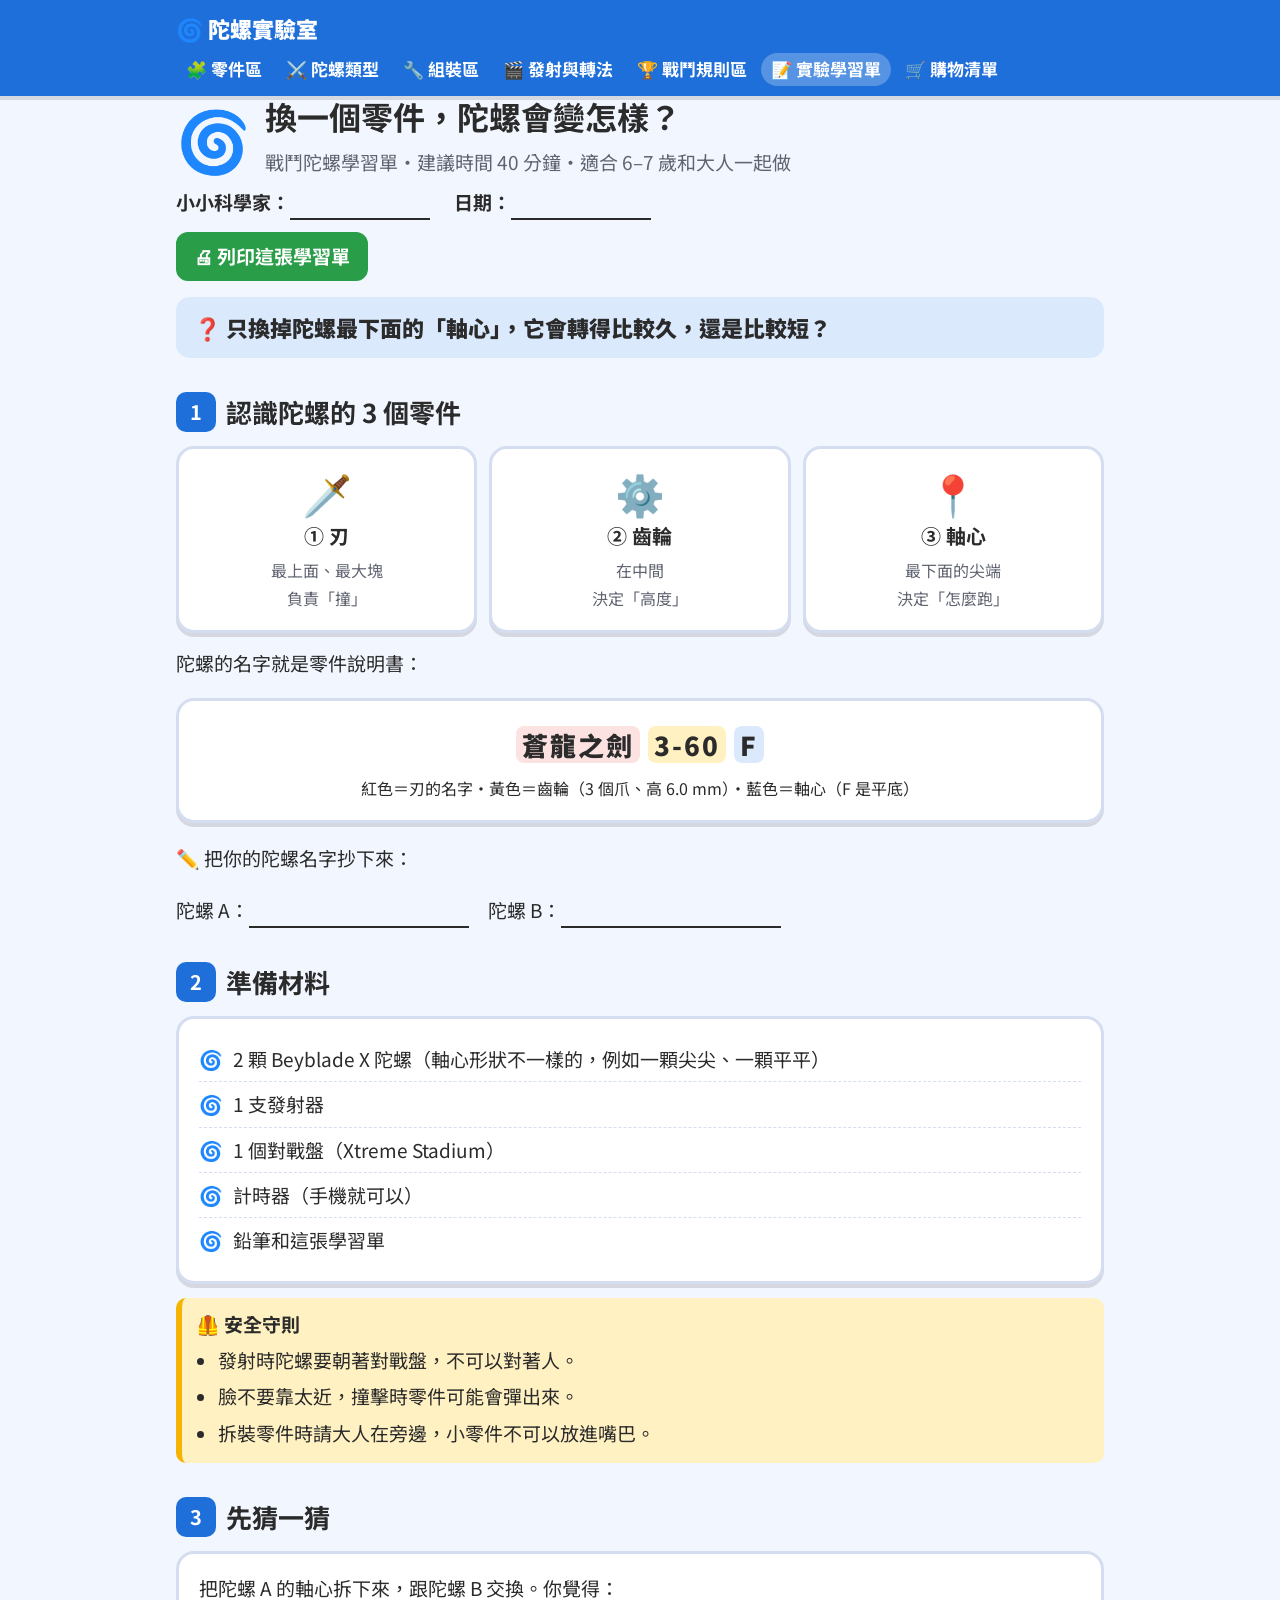
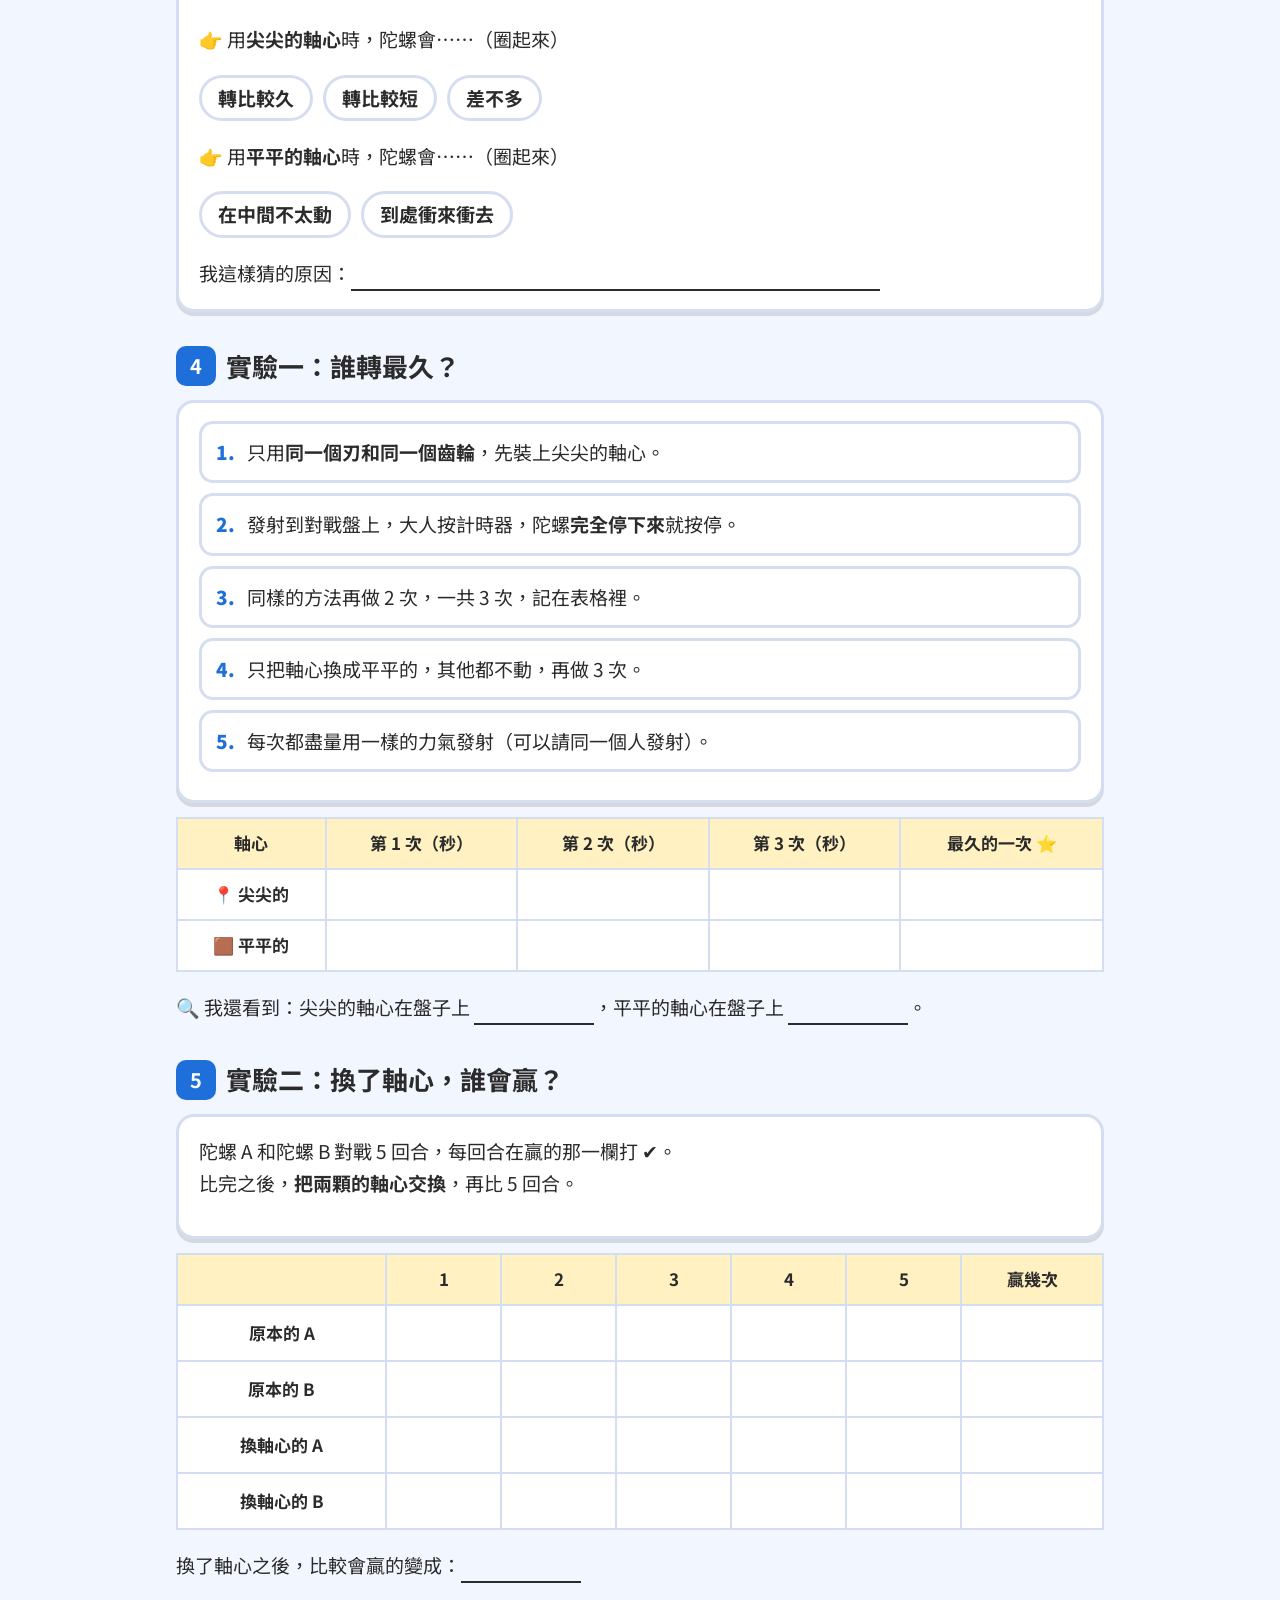
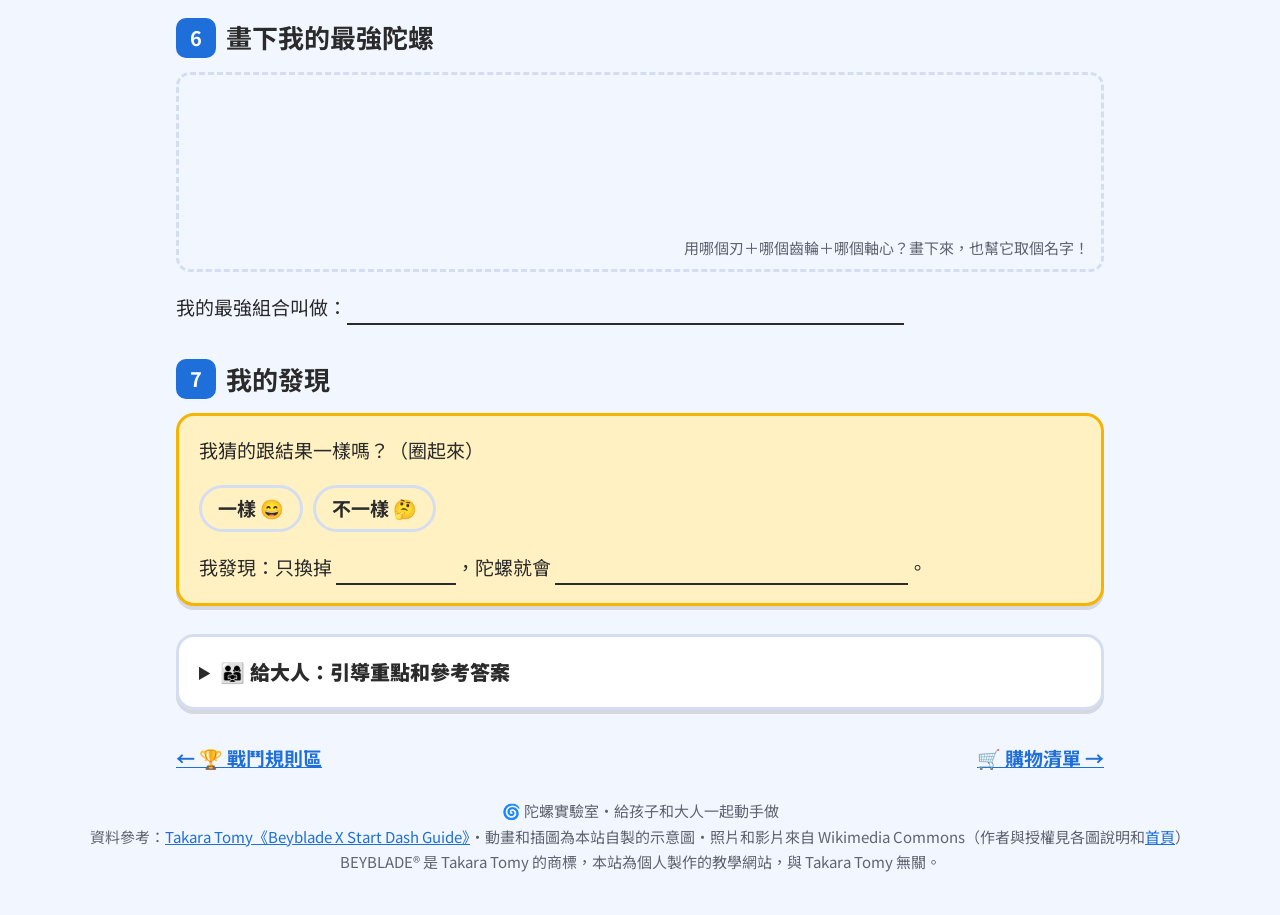
<file: worksheet.html>
<!doctype html>
<html lang="zh-Hant-TW">
<head>
  <meta charset="utf-8">
  <meta name="viewport" content="width=device-width, initial-scale=1">
  <title>陀螺實驗學習單｜陀螺實驗室</title>
  <meta name="description" content="換一個零件，陀螺會變怎樣？給 6–7 歲孩子的戰鬥陀螺實驗學習單，可以直接列印">
  <link rel="icon" href="data:image/svg+xml,<svg xmlns='http://www.w3.org/2000/svg' viewBox='0 0 100 100'><text y='.9em' font-size='90'>🌀</text></svg>">
  <link rel="preconnect" href="https://fonts.googleapis.com">
  <link rel="stylesheet" href="https://fonts.googleapis.com/css2?family=Noto+Sans+TC:wght@400;700;900&display=swap">
  <link rel="stylesheet" href="style.css">
  <style>
    /* 學習單專用：填寫格、表格、列印 */
    .ws-name { display: flex; flex-wrap: wrap; gap: 8px 24px; margin: 8px 0 4px; font-weight: 700; }
    .ws-name span { border-bottom: 2px solid var(--ink); min-width: 140px; display: inline-block; }
    .parts { display: grid; gap: 12px; grid-template-columns: repeat(auto-fit, minmax(200px, 1fr)); }
    .part { text-align: center; }
    .part .emoji { font-size: 40px; display: block; line-height: 1.3; }
    .part b { font-size: 20px; display: block; }
    .part p { margin: 4px 0 0; font-size: 16px; color: var(--muted); }
    .name-code { font-size: 26px; font-weight: 900; text-align: center; letter-spacing: 2px; margin: 4px 0 8px; }
    .name-code .k { padding: 0 6px; border-radius: 8px; }
    .k1 { background: var(--red-soft); }
    .k2 { background: var(--yellow-soft); }
    .k3 { background: var(--blue-soft); }
    .ws-table { width: 100%; border-collapse: collapse; font-size: 17px; background: #fff; }
    .ws-table th, .ws-table td { border: 2px solid var(--line); padding: 10px 8px; text-align: center; }
    .ws-table th { background: var(--yellow-soft); }
    .ws-table td:first-child { white-space: nowrap; font-weight: 700; }
    .ws-table td.blank { height: 48px; min-width: 56px; }
    .scroll { overflow-x: auto; }
    .choice { display: flex; flex-wrap: wrap; gap: 10px; margin: 8px 0; }
    .choice span { border: 3px solid var(--line); border-radius: 999px; padding: 4px 16px; font-weight: 700; }
    .fill { border-bottom: 2px solid var(--ink); display: inline-block; min-width: 120px; }
    .draw { height: 200px; border: 3px dashed var(--line); border-radius: 14px; display: flex; align-items: flex-end; justify-content: flex-end; padding: 8px 12px; color: var(--muted); font-size: 15px; }
    .tally td.blank { height: 56px; }
    .safety li { margin-bottom: 4px; }
    .print-bar { display: flex; gap: 10px; flex-wrap: wrap; margin: 12px 0 4px; }
    .section { margin-top: 8px; }
    @media print {
      body { background: #fff; font-size: 15px; line-height: 1.5; }
      .top, .pager, .print-bar, footer, .no-print { display: none !important; }
      main { padding: 0; }
      .card { box-shadow: none; break-inside: avoid; padding: 10px 14px; }
      h2 { font-size: 20px; margin: 16px 0 8px; break-after: avoid; }
      h1 { font-size: 26px; }
      .page-break { break-before: page; }
      .draw { height: 150px; }
      .section h2 .n, .ws-table th, .k, .question, .note, .result, .discovery {
        -webkit-print-color-adjust: exact; print-color-adjust: exact;
      }
    }
  </style>
</head>
<body data-page="worksheet">
  <header class="top" id="top"></header>

  <main class="wrap">
    <div class="lesson-top">
      <span class="emoji">🌀</span>
      <div>
        <h1>換一個零件，陀螺會變怎樣？</h1>
        <p class="lead" style="margin:0">戰鬥陀螺學習單・建議時間 40 分鐘・適合 6–7 歲和大人一起做</p>
      </div>
    </div>

    <div class="ws-name">
      <div>小小科學家：<span>&nbsp;</span></div>
      <div>日期：<span>&nbsp;</span></div>
    </div>

    <div class="print-bar">
      <button class="btn primary" type="button" onclick="window.print()">🖨 列印這張學習單</button>
    </div>

    <p class="question">❓ 只換掉陀螺最下面的「軸心」，它會轉得比較久，還是比較短？</p>

    <!-- 1 -->
    <div class="section">
      <h2><span class="n">1</span>認識陀螺的 3 個零件</h2>
      <div class="parts">
        <div class="card part"><span class="emoji">🗡️</span><b>① 刃</b><p>最上面、最大塊<br>負責「撞」</p></div>
        <div class="card part"><span class="emoji">⚙️</span><b>② 齒輪</b><p>在中間<br>決定「高度」</p></div>
        <div class="card part"><span class="emoji">📍</span><b>③ 軸心</b><p>最下面的尖端<br>決定「怎麼跑」</p></div>
      </div>
      <p style="margin-top:14px">陀螺的名字就是零件說明書：</p>
      <div class="card">
        <p class="name-code"><span class="k k1">蒼龍之劍</span> <span class="k k2">3-60</span> <span class="k k3">F</span></p>
        <p style="margin:0;text-align:center;font-size:16px">紅色＝刃的名字・黃色＝齒輪（3 個爪、高 6.0 mm）・藍色＝軸心（F 是平底）</p>
      </div>
      <p>✏️ 把你的陀螺名字抄下來：</p>
      <p>陀螺 A：<span class="fill" style="min-width:220px">&nbsp;</span>　陀螺 B：<span class="fill" style="min-width:220px">&nbsp;</span></p>
    </div>

    <!-- 2 -->
    <div class="section">
      <h2><span class="n">2</span>準備材料</h2>
      <div class="card">
        <ul class="materials">
          <li>2 顆 Beyblade X 陀螺（軸心形狀不一樣的，例如一顆尖尖、一顆平平）</li>
          <li>1 支發射器</li>
          <li>1 個對戰盤（Xtreme Stadium）</li>
          <li>計時器（手機就可以）</li>
          <li>鉛筆和這張學習單</li>
        </ul>
      </div>
      <div class="note">
        <b>🦺 安全守則</b>
        <ul class="safety" style="margin:4px 0 0">
          <li>發射時陀螺要朝著對戰盤，不可以對著人。</li>
          <li>臉不要靠太近，撞擊時零件可能會彈出來。</li>
          <li>拆裝零件時請大人在旁邊，小零件不可以放進嘴巴。</li>
        </ul>
      </div>
    </div>

    <!-- 3 -->
    <div class="section">
      <h2><span class="n">3</span>先猜一猜</h2>
      <div class="card">
        <p style="margin-top:0">把陀螺 A 的軸心拆下來，跟陀螺 B 交換。你覺得：</p>
        <p>👉 用<b>尖尖的軸心</b>時，陀螺會……（圈起來）</p>
        <div class="choice"><span>轉比較久</span><span>轉比較短</span><span>差不多</span></div>
        <p>👉 用<b>平平的軸心</b>時，陀螺會……（圈起來）</p>
        <div class="choice"><span>在中間不太動</span><span>到處衝來衝去</span></div>
        <p style="margin-bottom:0">我這樣猜的原因：<span class="fill" style="min-width:60%">&nbsp;</span></p>
      </div>
    </div>

    <!-- 4 -->
    <div class="section page-break">
      <h2><span class="n">4</span>實驗一：誰轉最久？</h2>
      <div class="card">
        <ol class="steps">
          <li><label><span class="num">1.</span><span>只用<b>同一個刃和同一個齒輪</b>，先裝上尖尖的軸心。</span></label></li>
          <li><label><span class="num">2.</span><span>發射到對戰盤上，大人按計時器，陀螺<b>完全停下來</b>就按停。</span></label></li>
          <li><label><span class="num">3.</span><span>同樣的方法再做 2 次，一共 3 次，記在表格裡。</span></label></li>
          <li><label><span class="num">4.</span><span>只把軸心換成平平的，其他都不動，再做 3 次。</span></label></li>
          <li><label><span class="num">5.</span><span>每次都盡量用一樣的力氣發射（可以請同一個人發射）。</span></label></li>
        </ol>
      </div>
      <div class="scroll" style="margin-top:14px">
        <table class="ws-table">
          <tr><th>軸心</th><th>第 1 次（秒）</th><th>第 2 次（秒）</th><th>第 3 次（秒）</th><th>最久的一次 ⭐</th></tr>
          <tr><td>📍 尖尖的</td><td class="blank"></td><td class="blank"></td><td class="blank"></td><td class="blank"></td></tr>
          <tr><td>🟫 平平的</td><td class="blank"></td><td class="blank"></td><td class="blank"></td><td class="blank"></td></tr>
        </table>
      </div>
      <p>🔍 我還看到：尖尖的軸心在盤子上 <span class="fill">&nbsp;</span>，平平的軸心在盤子上 <span class="fill">&nbsp;</span>。</p>
    </div>

    <!-- 5 -->
    <div class="section">
      <h2><span class="n">5</span>實驗二：換了軸心，誰會贏？</h2>
      <div class="card">
        <p style="margin-top:0">陀螺 A 和陀螺 B 對戰 5 回合，每回合在贏的那一欄打 ✔。<br>
        比完之後，<b>把兩顆的軸心交換</b>，再比 5 回合。</p>
      </div>
      <div class="scroll" style="margin-top:14px">
        <table class="ws-table tally">
          <tr><th></th><th>1</th><th>2</th><th>3</th><th>4</th><th>5</th><th>贏幾次</th></tr>
          <tr><td>原本的 A</td><td class="blank"></td><td class="blank"></td><td class="blank"></td><td class="blank"></td><td class="blank"></td><td class="blank"></td></tr>
          <tr><td>原本的 B</td><td class="blank"></td><td class="blank"></td><td class="blank"></td><td class="blank"></td><td class="blank"></td><td class="blank"></td></tr>
          <tr><td>換軸心的 A</td><td class="blank"></td><td class="blank"></td><td class="blank"></td><td class="blank"></td><td class="blank"></td><td class="blank"></td></tr>
          <tr><td>換軸心的 B</td><td class="blank"></td><td class="blank"></td><td class="blank"></td><td class="blank"></td><td class="blank"></td><td class="blank"></td></tr>
        </table>
      </div>
      <p>換了軸心之後，比較會贏的變成：<span class="fill">&nbsp;</span></p>
    </div>

    <!-- 6 -->
    <div class="section">
      <h2><span class="n">6</span>畫下我的最強陀螺</h2>
      <div class="draw">用哪個刃＋哪個齒輪＋哪個軸心？畫下來，也幫它取個名字！</div>
      <p>我的最強組合叫做：<span class="fill" style="min-width:60%">&nbsp;</span></p>
    </div>

    <!-- 7 -->
    <div class="section">
      <h2><span class="n">7</span>我的發現</h2>
      <div class="card discovery">
        <p style="margin-top:0">我猜的跟結果一樣嗎？（圈起來）</p>
        <div class="choice"><span>一樣 😄</span><span>不一樣 🤔</span></div>
        <p style="margin-bottom:0">我發現：只換掉 <span class="fill">&nbsp;</span>，陀螺就會 <span class="fill" style="min-width:40%">&nbsp;</span>。</p>
      </div>
    </div>

    <!-- 給大人 -->
    <details class="fold card no-print" style="margin-top:28px">
      <summary>👨‍👩‍👧 給大人：引導重點和參考答案</summary>
      <ul>
        <li><b>這堂課的核心是「控制變因」</b>：一次只換一個零件，其他都不動，才知道差別是誰造成的。可以舉生活例子：玩具車只換輪子、其他不動，才知道輪子大小有沒有差。</li>
        <li><b>通常的結果</b>：尖尖的軸心和盤面接觸小、摩擦小，會停在中間轉得比較久；平平的軸心摩擦大，會沿著盤子衝來衝去、撞擊力強，但比較快停。實際結果會因陀螺型號和發射力道不同，<b>以孩子量到的為準</b>，不一樣也是很好的討論機會。</li>
        <li><b>為什麼要做 3 次</b>：每次發射力道都不完全一樣，多做幾次才公平。可以跟孩子聊「為什麼不能只做一次就下結論？」</li>
        <li><b>發射小技巧</b>：發射器要拿平、拉條一口氣拉到底。6–7 歲孩子力氣不夠時，可以由大人統一發射，讓孩子專心觀察和記錄。</li>
        <li><b>零件互換</b>：只有 Beyblade X 系列的零件可以互換，舊的 Burst 系列不相容。</li>
      </ul>
    </details>

    <nav class="pager" id="pager"></nav>
  </main>
  <footer></footer>
  <script src="site.js"></script>
</body>
</html>
</file>
<file: style.css>
:root {
  --bg: #f2f6ff;
  --card: #ffffff;
  --ink: #2b2b2b;
  --muted: #5f6470;
  --line: #d5def0;
  --red: #d62828;
  --red-soft: #fde2e2;
  --yellow: #f4b400;
  --yellow-soft: #fff1c2;
  --blue: #1e6fd9;
  --blue-soft: #dbe9fd;
  --green: #2a9d48;
  --green-soft: #dcf5e3;
  --purple: #7b3fd1;
  --purple-soft: #ece2fb;
  --navy: #142850;
  --shadow: 0 4px 0 rgba(0, 0, 0, 0.12);
}

* { box-sizing: border-box; }
[hidden] { display: none !important; }

body {
  margin: 0;
  background: var(--bg);
  color: var(--ink);
  font-family: "Noto Sans TC", "Microsoft JhengHei", "PingFang TC", sans-serif;
  font-size: 19px;
  line-height: 1.7;
}

a { color: var(--blue); }
img, svg, canvas { max-width: 100%; }

.wrap { max-width: 960px; margin: 0 auto; padding: 0 16px; }
main { padding: 24px 0 48px; }

h1 { font-size: 32px; line-height: 1.3; margin: 0 0 8px; }
h2 { font-size: 26px; margin: 32px 0 12px; }
h3 { font-size: 21px; margin: 0 0 8px; }
.lead { color: var(--muted); margin: 0 0 20px; }

/* 頂部導覽 */
.top { background: var(--blue); color: #fff; box-shadow: var(--shadow); position: sticky; top: 0; z-index: 10; }
.top .wrap { display: flex; flex-wrap: wrap; align-items: center; gap: 6px 16px; padding-top: 10px; padding-bottom: 10px; }
.logo { color: #fff; text-decoration: none; font-weight: 900; font-size: 22px; margin-right: auto; }
.nav { display: flex; flex-wrap: wrap; gap: 4px; }
.nav a { color: #fff; text-decoration: none; padding: 2px 10px; border-radius: 999px; font-weight: 700; font-size: 17px; white-space: nowrap; }
.nav a.on, .nav a:hover { background: rgba(255, 255, 255, 0.25); }

.card {
  background: var(--card);
  border: 3px solid var(--line);
  border-radius: 18px;
  padding: 18px 20px;
  box-shadow: var(--shadow);
}
.grid { display: grid; gap: 16px; grid-template-columns: repeat(auto-fit, minmax(240px, 1fr)); }
.grid.two { grid-template-columns: repeat(auto-fit, minmax(300px, 1fr)); }

/* 頁首大標 */
.lesson-top { display: flex; gap: 14px; align-items: center; flex-wrap: wrap; }
.lesson-top .emoji { font-size: 60px; line-height: 1; }
.question {
  font-size: 22px;
  font-weight: 900;
  background: var(--blue-soft);
  padding: 12px 18px;
  border-radius: 14px;
  margin: 16px 0;
}

/* 首頁目錄 */
.hero { text-align: center; padding: 8px 0 4px; }
.hero .big { font-size: 72px; line-height: 1.1; display: inline-block; animation: spin 2.4s linear infinite; }
@keyframes spin { to { transform: rotate(360deg); } }
.toc-card { display: block; text-decoration: none; color: var(--ink); transition: transform 0.15s; }
.toc-card:hover { transform: translateY(-3px); }
.toc-card .emoji { font-size: 44px; display: block; line-height: 1.3; }
.toc-card b { font-size: 22px; display: block; }
.toc-card small { display: block; color: var(--muted); font-size: 16px; }
.toc-card .num { float: right; background: var(--blue-soft); color: var(--blue); font-weight: 900; border-radius: 999px; padding: 0 10px; font-size: 15px; }

/* 段落編號 */
.section h2 { display: flex; align-items: center; gap: 10px; }
.section h2 .n {
  background: var(--blue);
  color: #fff;
  width: 40px;
  height: 40px;
  border-radius: 10px;
  display: inline-flex;
  align-items: center;
  justify-content: center;
  font-size: 20px;
  flex: none;
}

.materials { margin: 0; padding-left: 0; list-style: none; }
.materials li { padding: 6px 0 6px 34px; position: relative; border-bottom: 1px dashed var(--line); }
.materials li:last-child { border-bottom: 0; }
.materials li::before { content: "🌀"; position: absolute; left: 0; }

.steps { list-style: none; padding: 0; margin: 0; }
.steps li { margin-bottom: 10px; }
.steps label, .steps .step {
  display: flex;
  gap: 12px;
  align-items: flex-start;
  padding: 12px 14px;
  border: 3px solid var(--line);
  border-radius: 14px;
  background: var(--card);
}
.steps .num { font-weight: 900; color: var(--blue); flex: none; }

.note { background: var(--yellow-soft); border-left: 6px solid var(--yellow); padding: 10px 14px; border-radius: 10px; margin: 14px 0; }
.note.blue { background: var(--blue-soft); border-color: var(--blue); }
.note.red { background: var(--red-soft); border-color: var(--red); }
.note ul { margin: 4px 0 0; padding-left: 22px; }
.discovery { background: var(--yellow-soft); border-color: var(--yellow); }

.tag { display: inline-block; font-weight: 900; font-size: 15px; padding: 0 10px; border-radius: 999px; background: var(--blue-soft); color: var(--blue); }
.t-attack { background: var(--red-soft); color: var(--red); border-color: var(--red); }
.t-defense { background: var(--green-soft); color: var(--green); border-color: var(--green); }
.t-stamina { background: var(--purple-soft); color: var(--purple); border-color: var(--purple); }
.t-balance { background: var(--yellow-soft); color: #9a6b00; border-color: var(--yellow); }

/* 表格 */
.scroll { overflow-x: auto; }
.table { width: 100%; border-collapse: collapse; font-size: 17px; background: #fff; }
.table th, .table td { border: 2px solid var(--line); padding: 8px 10px; text-align: left; vertical-align: top; }
.table th { background: var(--blue-soft); white-space: nowrap; }
.table td.c, .table th.c { text-align: center; }
.big-letter { font-size: 28px; font-weight: 900; text-align: center; color: var(--blue); }

/* 按鈕 */
.btn {
  font: inherit;
  font-weight: 700;
  padding: 6px 16px;
  border-radius: 12px;
  border: 2px solid var(--ink);
  background: #fff;
  color: var(--ink);
  cursor: pointer;
}
.btn.primary { background: var(--green); border-color: var(--green); color: #fff; }
.btn.blue { background: var(--blue); border-color: var(--blue); color: #fff; }
.btn:disabled { opacity: 0.5; cursor: not-allowed; }
.btn-row { display: flex; flex-wrap: wrap; gap: 8px; align-items: center; }

.fold summary { font-weight: 900; cursor: pointer; font-size: 20px; }
.fold[open] summary { margin-bottom: 12px; }

/* 動畫影片 */
.videos { display: grid; gap: 18px; grid-template-columns: repeat(auto-fit, minmax(280px, 1fr)); }
.video { padding: 12px; }
.video h3 { margin: 4px 4px 2px; }
.video .desc { margin: 0 4px 8px; font-size: 16px; color: var(--muted); }
.screen { position: relative; background: var(--navy); border-radius: 14px; overflow: hidden; aspect-ratio: 1 / 1; }
.screen canvas { display: block; width: 100%; height: 100%; }
.screen .play-big {
  position: absolute;
  inset: 0;
  margin: auto;
  width: 84px;
  height: 84px;
  border-radius: 50%;
  border: 0;
  background: rgba(255, 255, 255, 0.92);
  font-size: 34px;
  cursor: pointer;
  box-shadow: 0 4px 16px rgba(0, 0, 0, 0.35);
}
.screen .caption {
  position: absolute;
  left: 8px;
  right: 8px;
  bottom: 8px;
  background: rgba(0, 0, 0, 0.6);
  color: #fff;
  font-size: 15px;
  font-weight: 700;
  padding: 4px 10px;
  border-radius: 10px;
  text-align: center;
  min-height: 1.7em;
}
.screen .caption:empty { display: none; }
.video .controls { display: flex; flex-wrap: wrap; gap: 6px; align-items: center; margin-top: 8px; font-size: 15px; }
.video .controls .btn { font-size: 15px; padding: 2px 12px; }
.video .controls label { display: inline-flex; gap: 4px; align-items: center; margin-left: auto; cursor: pointer; }
.video .result { margin: 8px 4px 0; font-size: 16px; font-weight: 700; min-height: 1.6em; }

/* 計分板 */
.score { display: grid; gap: 12px; grid-template-columns: 1fr 1fr; }
.player { text-align: center; }
.player input { font: inherit; font-weight: 900; text-align: center; width: 100%; border: 2px dashed var(--line); border-radius: 10px; padding: 2px 6px; }
.player .pts { font-size: 56px; font-weight: 900; line-height: 1.2; color: var(--blue); }
.player .btn { width: 100%; margin-top: 6px; font-size: 16px; }
.player.win { border-color: var(--yellow); background: var(--yellow-soft); }
.winner { text-align: center; font-size: 24px; font-weight: 900; min-height: 1.5em; margin: 10px 0 0; }

/* 組合器 */
.builder { display: grid; gap: 16px; grid-template-columns: repeat(auto-fit, minmax(260px, 1fr)); align-items: center; }
.builder label { display: block; font-weight: 700; margin-bottom: 8px; }
.builder select { font: inherit; width: 100%; padding: 6px 10px; border: 3px solid var(--line); border-radius: 12px; background: #fff; }
.build-name { font-size: 26px; font-weight: 900; text-align: center; }

/* 照片和影片 */
.photo { margin: 16px 0; }
.photo img, .photo video {
  display: block;
  width: 100%;
  max-height: 380px;
  object-fit: cover;
  border-radius: 18px;
  border: 3px solid var(--line);
  background: #dfe6f3;
}
.photo video { object-fit: contain; background: #000; max-height: none; aspect-ratio: 16 / 9; }
.photo.hero-photo img { max-height: 300px; }
.photo figcaption { font-size: 14px; color: var(--muted); margin-top: 6px; line-height: 1.5; }
.photo figcaption b { color: var(--ink); font-size: 16px; display: block; }
.credits li { font-size: 15px; margin-bottom: 4px; }

.pager { display: flex; justify-content: space-between; gap: 12px; margin-top: 32px; flex-wrap: wrap; font-weight: 700; }

footer { text-align: center; color: var(--muted); font-size: 15px; padding: 24px 16px 40px; }

@media (max-width: 600px) {
  body { font-size: 18px; }
  h1 { font-size: 27px; }
  h2 { font-size: 23px; }
  .top { position: static; }
  .logo { font-size: 20px; }
  .nav a { font-size: 15px; padding: 2px 8px; }
  .lesson-top .emoji { font-size: 48px; }
  .player .pts { font-size: 44px; }
}

@media (prefers-reduced-motion: reduce) {
  .hero .big { animation: none; }
}
</file>
